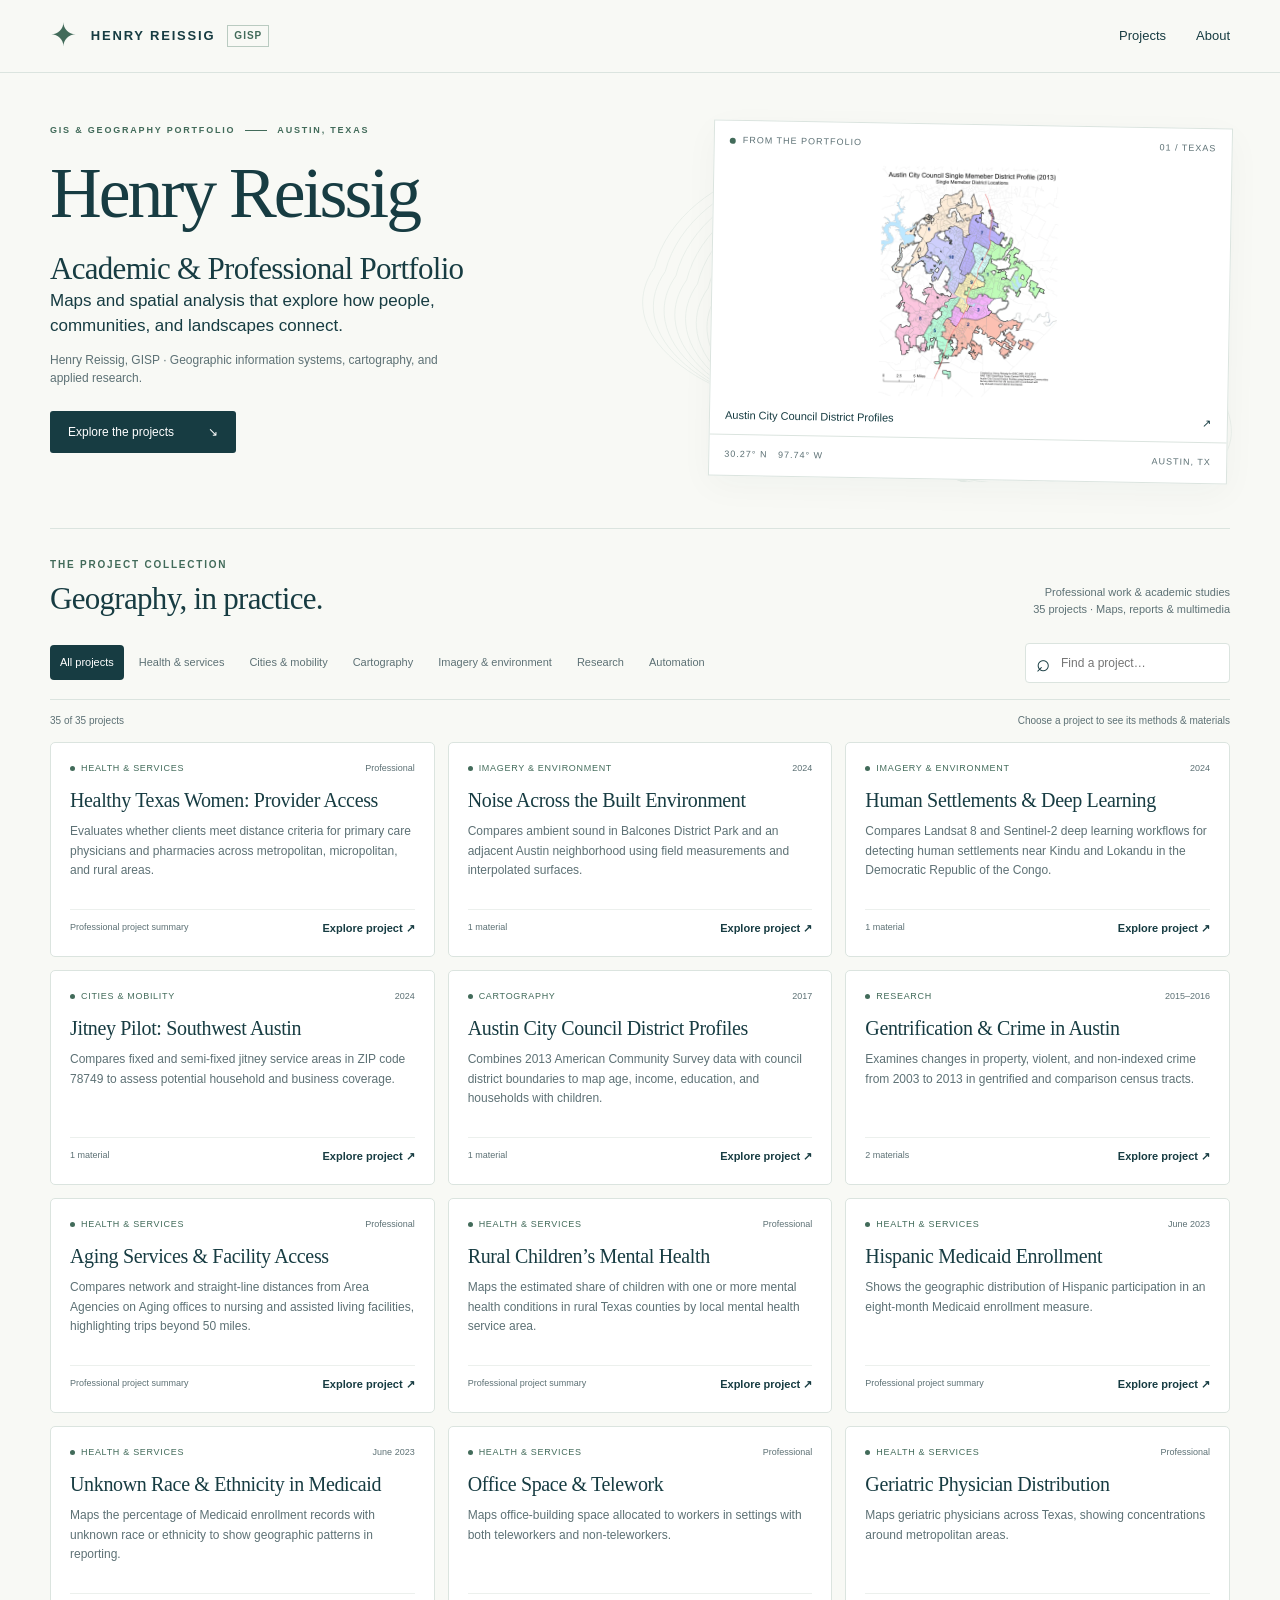
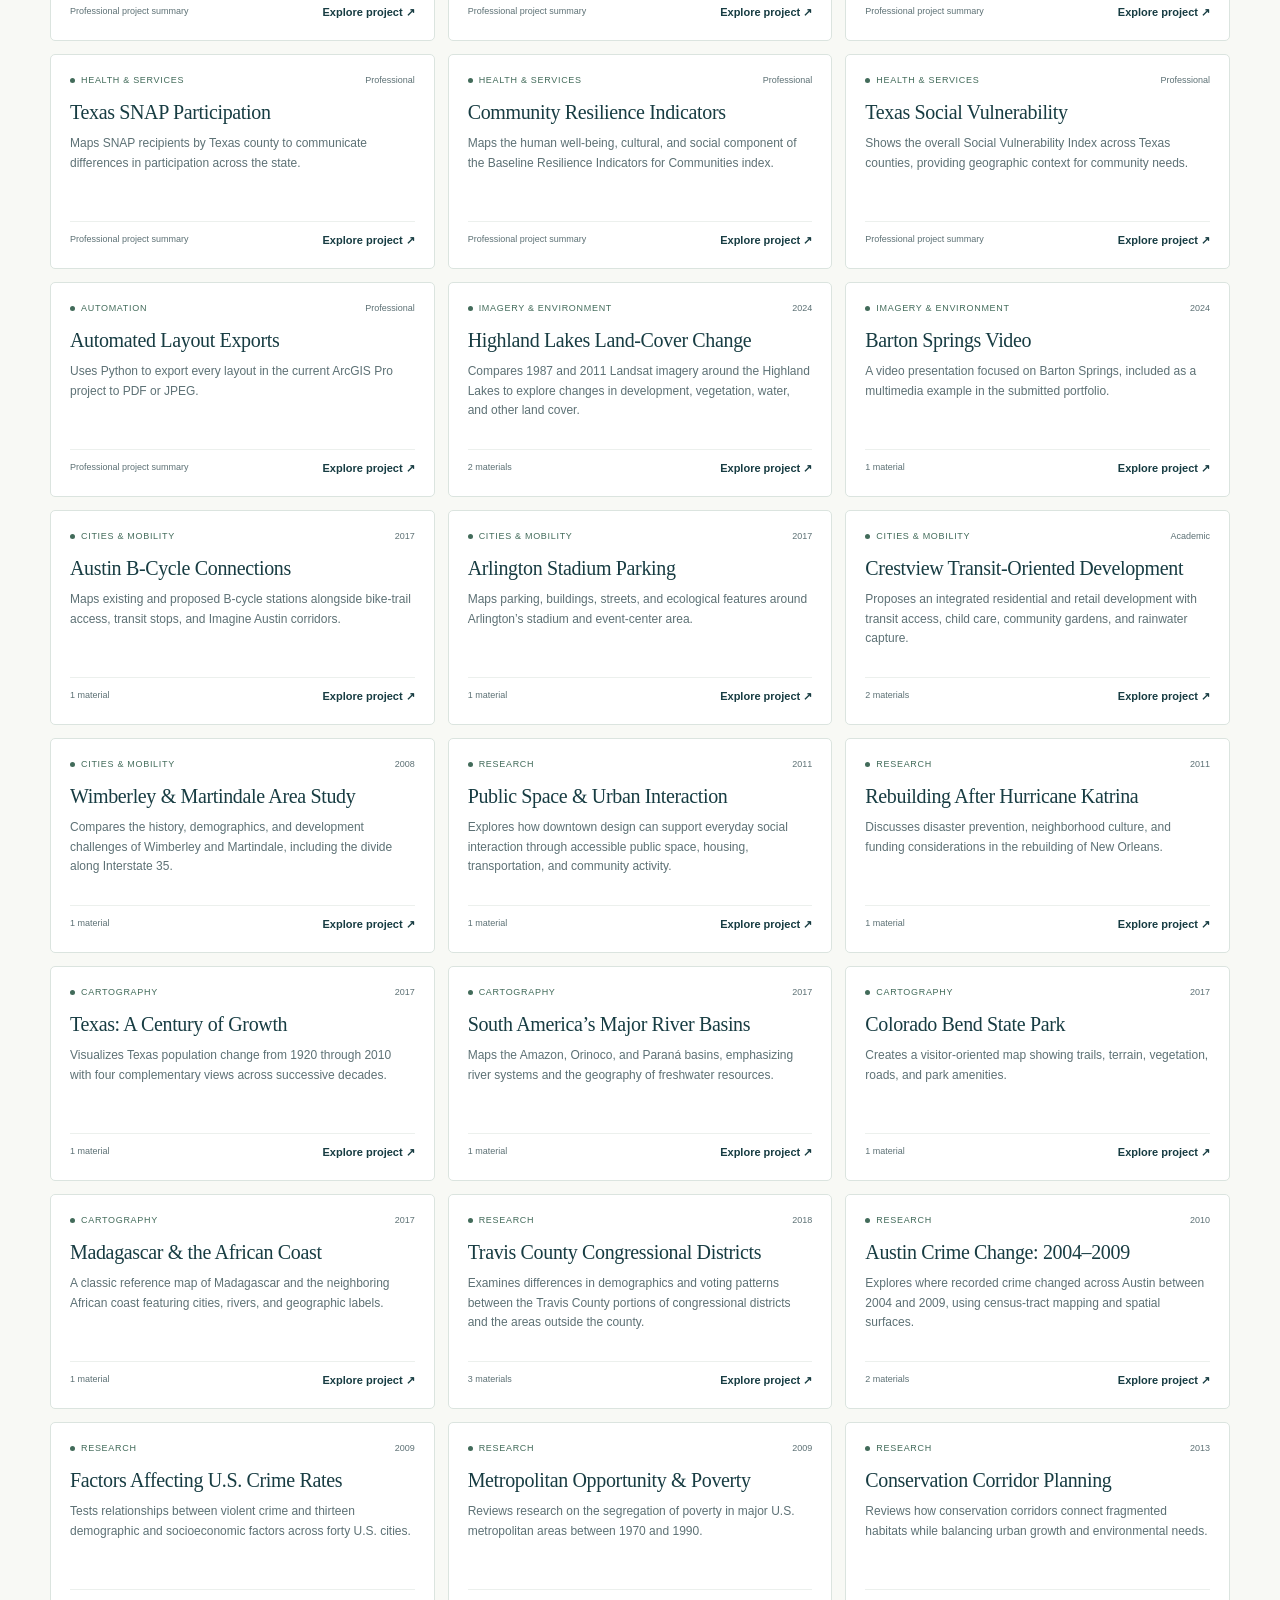
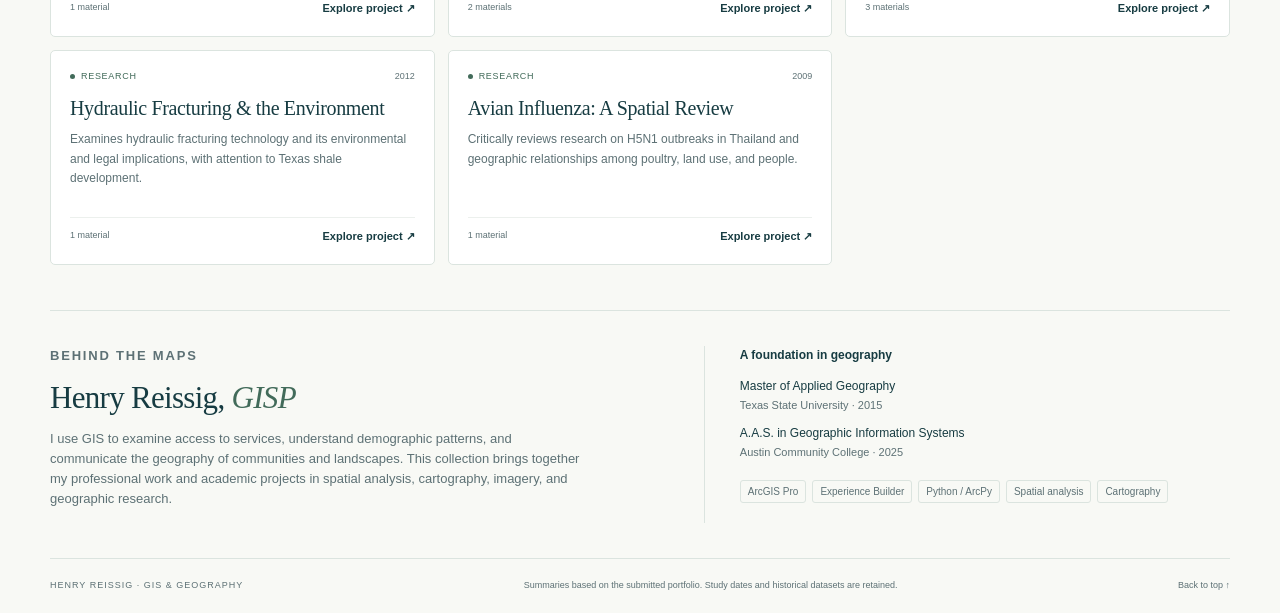
<file: index.html>
<!doctype html>
<html lang="en">
<head><meta charset="utf-8"><meta name="viewport" content="width=device-width,initial-scale=1"><meta name="description" content="Henry Reissig, GISP — a portfolio of cartography, spatial analysis, public health GIS, remote sensing, and geographic research."><title>Henry Reissig · GIS & Geography</title><link rel="stylesheet" href="style.css"></head>
<body>
<a class="skip" href="#projects">Skip to projects</a>
<header><div class="wrap nav"><a class="brand" href="#"><span class="compass" aria-hidden="true">✦</span> HENRY REISSIG <span class="credential">GISP</span></a><nav aria-label="Main navigation"><a href="#projects">Projects</a><a href="#about">About</a></nav></div></header>
<main>
<section class="hero wrap" aria-labelledby="title"><div class="hero-copy"><p class="eyebrow">GIS & GEOGRAPHY PORTFOLIO <span class="dash"></span> AUSTIN, TEXAS</p><h1 id="title">Henry Reissig</h1><h2>Academic & Professional Portfolio</h2><p class="intro">Maps and spatial analysis that explore how people, communities, and landscapes connect.</p><p class="hero-note">Henry Reissig, GISP · Geographic information systems, cartography, and applied research.</p><a class="button" href="#projects">Explore the projects <span aria-hidden="true">↘</span></a></div><div class="hero-map"><div class="map-label"><span class="dot"></span> FROM THE PORTFOLIO <span>01 / TEXAS</span></div><a href="viewer.html?doc=austin-city-council-district-profiles" target="_blank" rel="noopener"><img src="assets/austin-city-council-district-profiles.webp" alt="Henry Reissig’s map of Austin City Council district boundaries"><span class="map-caption">Austin City Council District Profiles <span aria-hidden="true">↗</span></span></a><div class="coordinates">30.27° N &nbsp; 97.74° W <span>AUSTIN, TX</span></div></div></section>
<section class="wrap directory" id="projects" aria-labelledby="project-heading"><div class="section-heading"><div><p class="eyebrow">THE PROJECT COLLECTION</p><h2 id="project-heading">Geography, in practice.</h2></div><p>Professional work & academic studies<br><span id="total"></span> projects · Maps, reports & multimedia</p></div>
<div class="toolbar"><div class="filters" role="group" aria-label="Filter by project category"></div><label class="search"><span aria-hidden="true">⌕</span><input id="search" type="search" placeholder="Find a project…" aria-label="Search project titles, summaries, and methods"></label></div>
<div class="results-line"><p id="result-count" role="status" aria-live="polite"></p><span>Choose a project to see its methods & materials</span></div><div id="grid" class="grid"></div><div id="empty" hidden><h3>No matching projects</h3><p>Try a different search or category.</p><button id="reset" class="button">Reset filters</button></div>
</section>
<section class="wrap about" id="about"><div><p class="eyebrow">BEHIND THE MAPS</p><h2>Henry Reissig, <em>GISP</em></h2><p>I use GIS to examine access to services, understand demographic patterns, and communicate the geography of communities and landscapes. This collection brings together my professional work and academic projects in spatial analysis, cartography, imagery, and geographic research.</p></div><div class="about-side"><h3>A foundation in geography</h3><p>Master of Applied Geography<br><span>Texas State University · 2015</span></p><p>A.A.S. in Geographic Information Systems<br><span>Austin Community College · 2025</span></p><div class="skills"><span>ArcGIS Pro</span><span>Experience Builder</span><span>Python / ArcPy</span><span>Spatial analysis</span><span>Cartography</span></div></div></section>
</main><footer class="wrap"><span>HENRY REISSIG · GIS & GEOGRAPHY</span><p>Summaries based on the submitted portfolio. Study dates and historical datasets are retained.</p><a href="#">Back to top ↑</a></footer>
<dialog id="detail" aria-labelledby="detail-title"><button class="close" aria-label="Close project details">×</button><div id="detail-content"></div></dialog>
<script src="projects.js"></script><script src="script.js"></script>
</body></html>
</file>
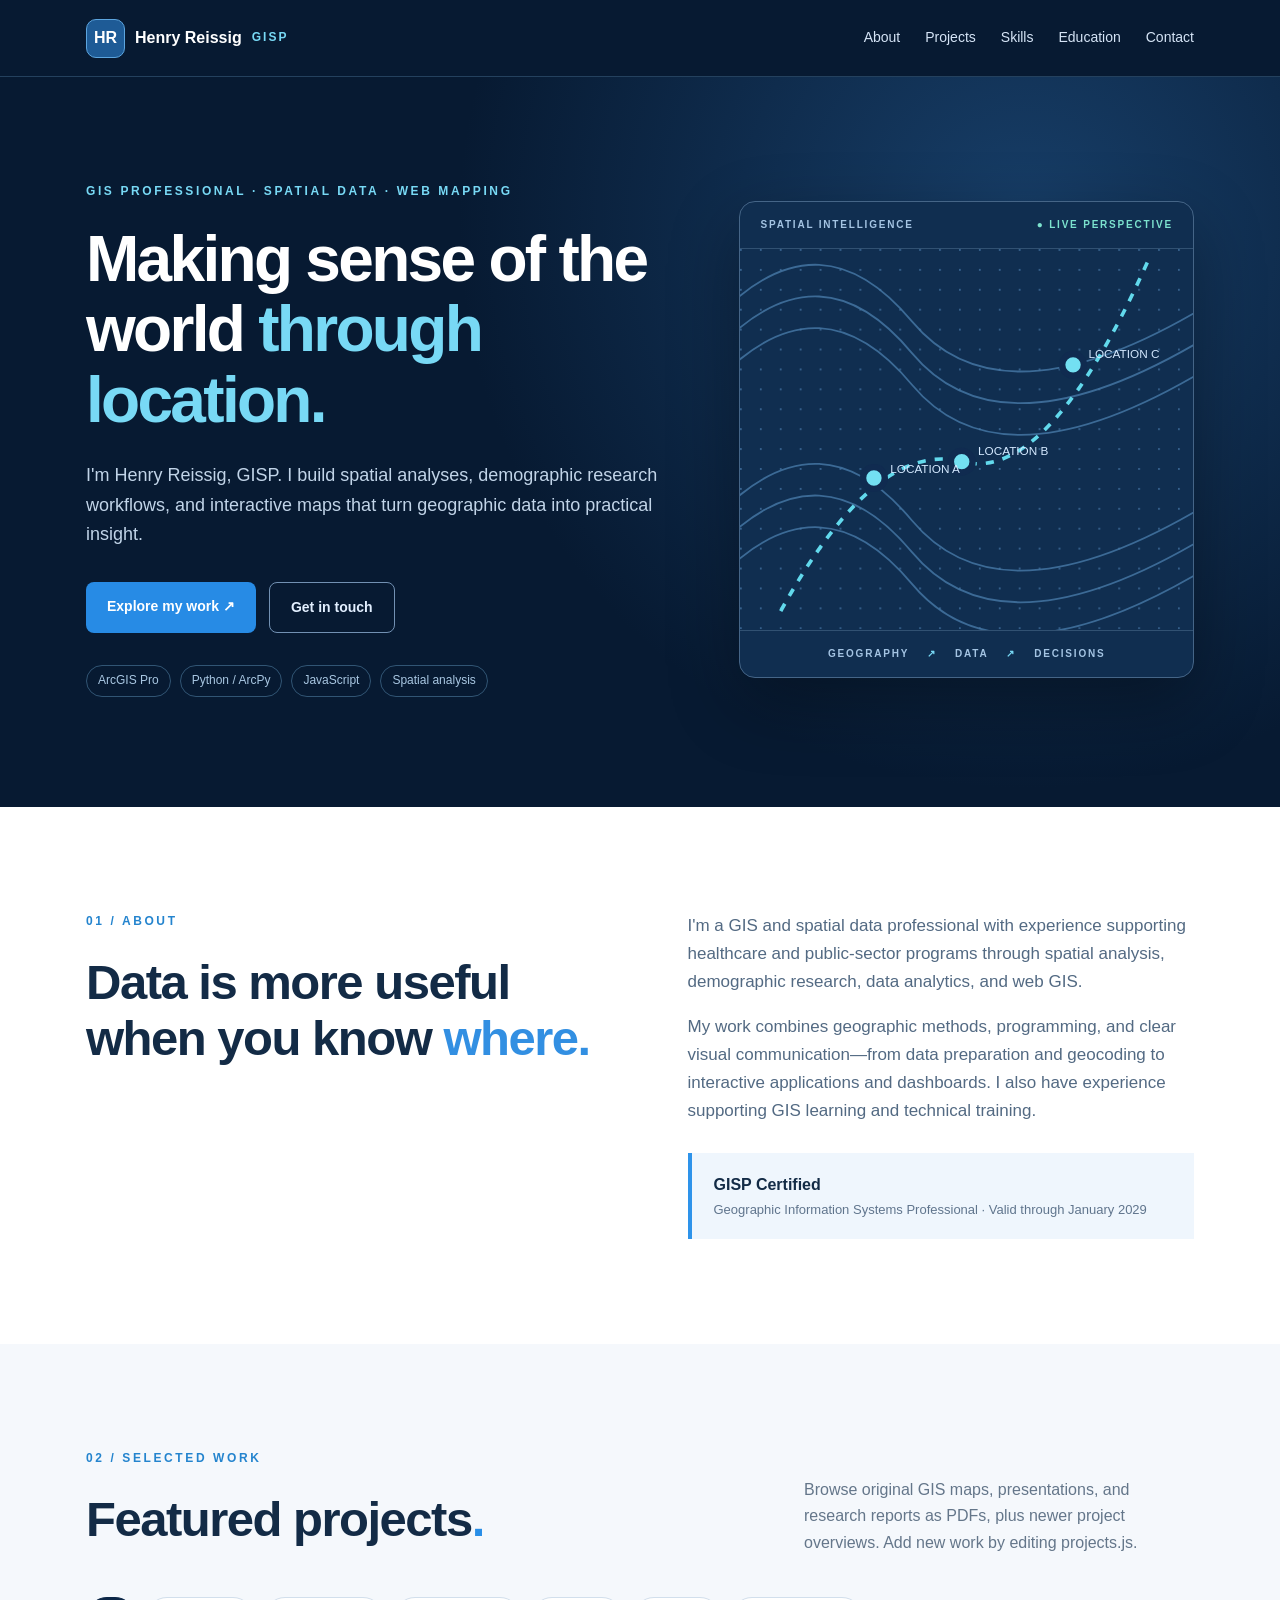
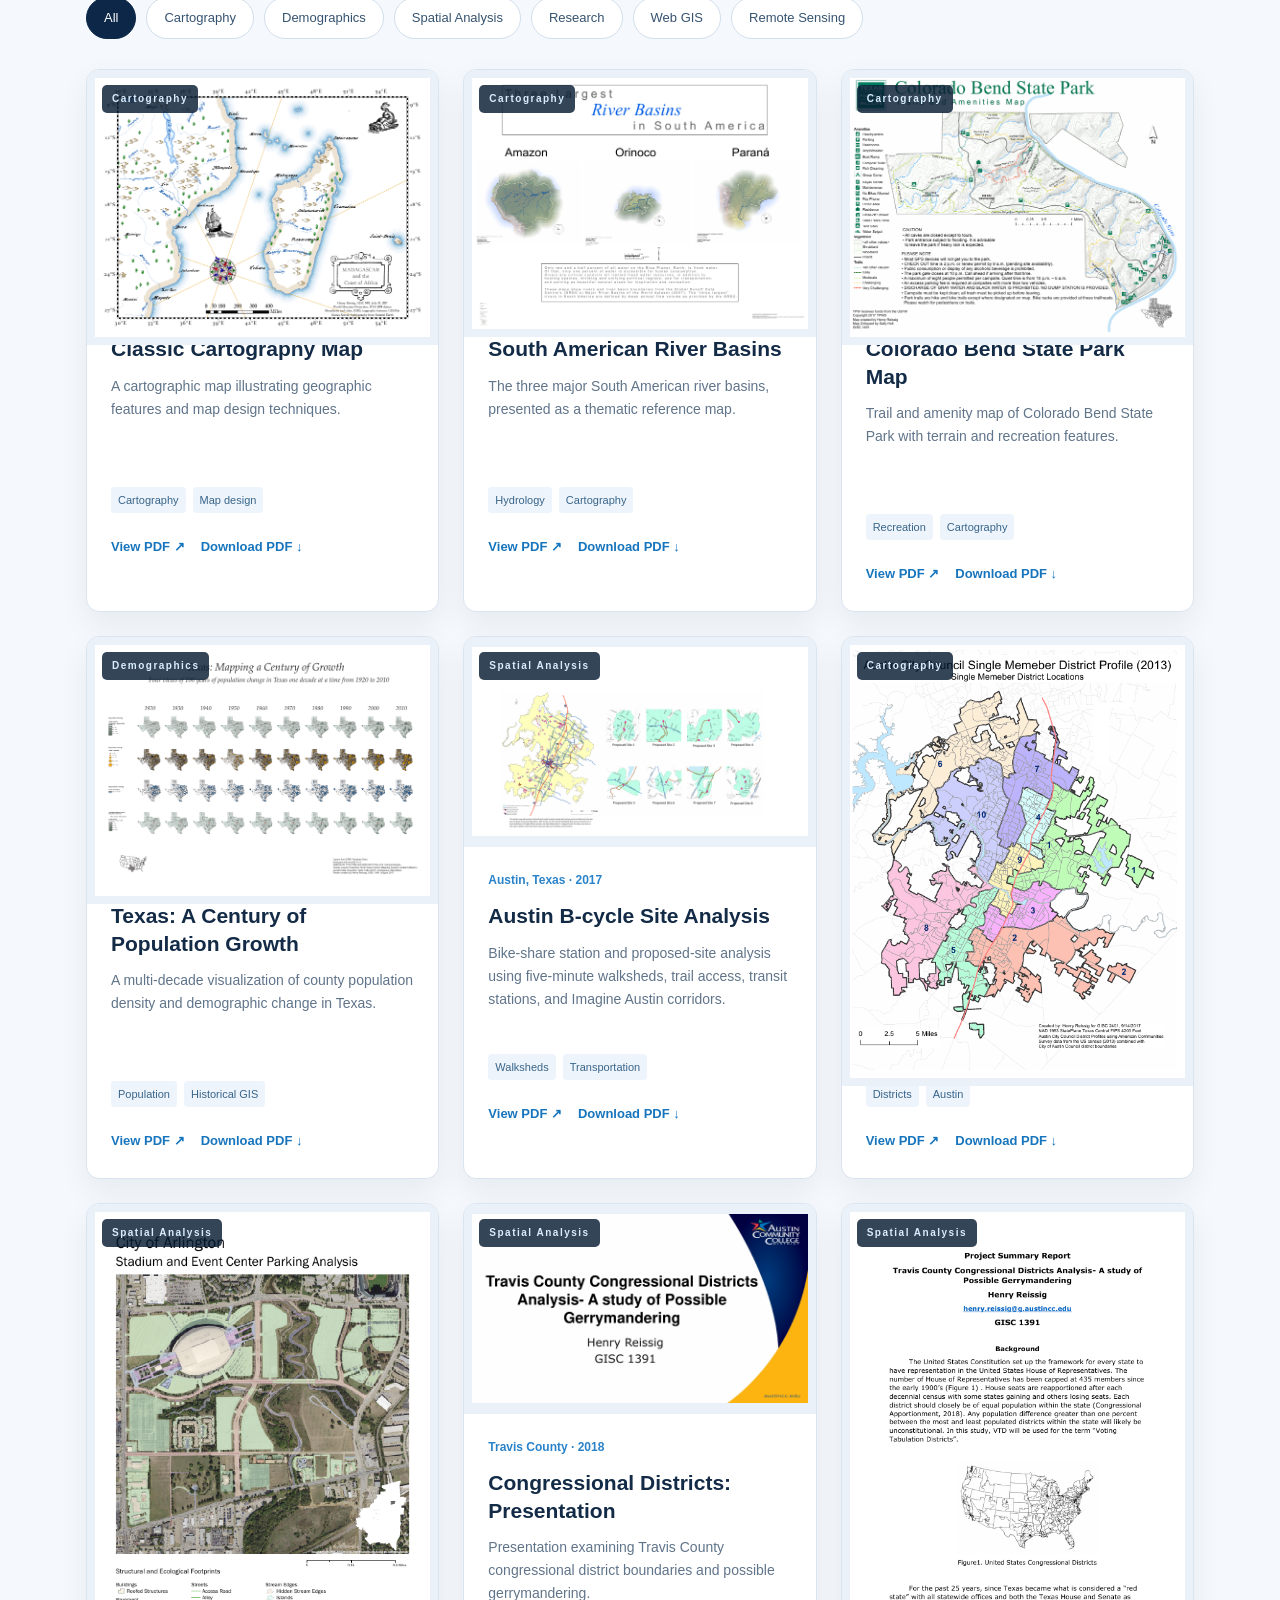
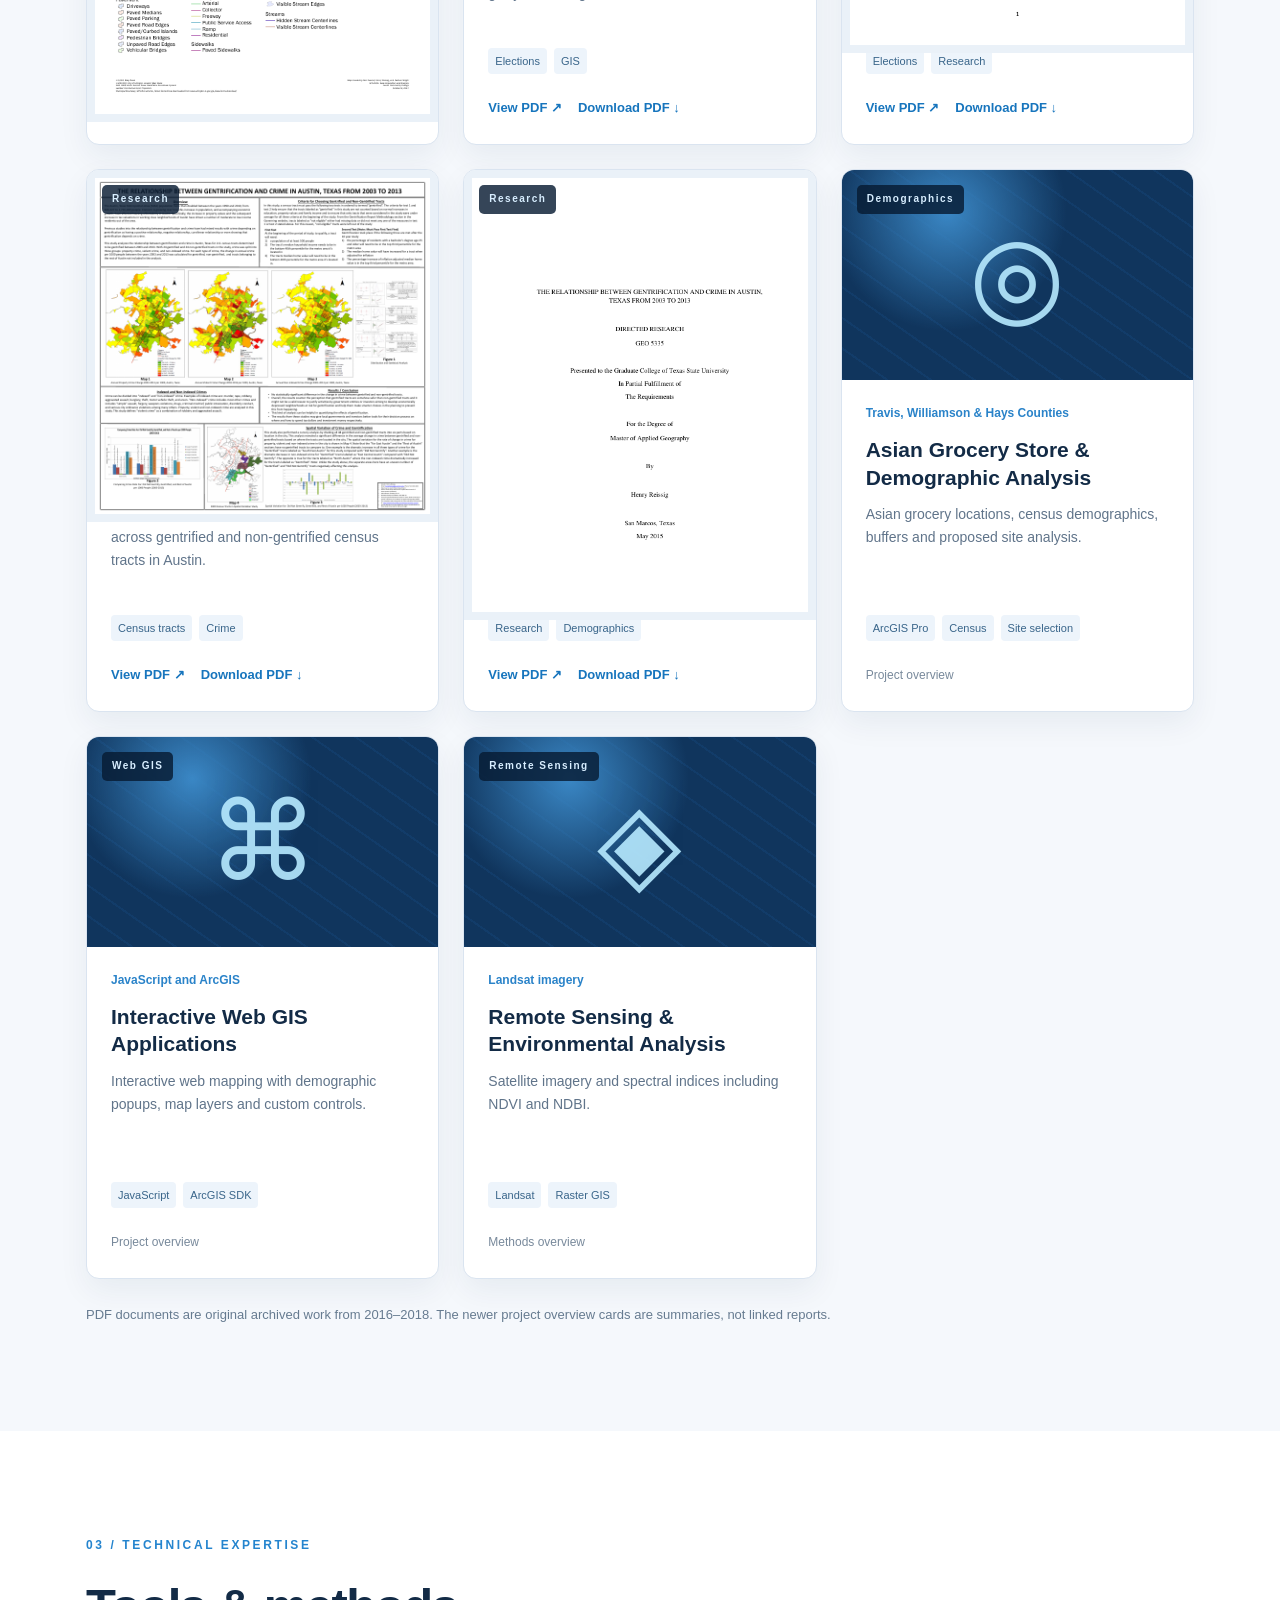
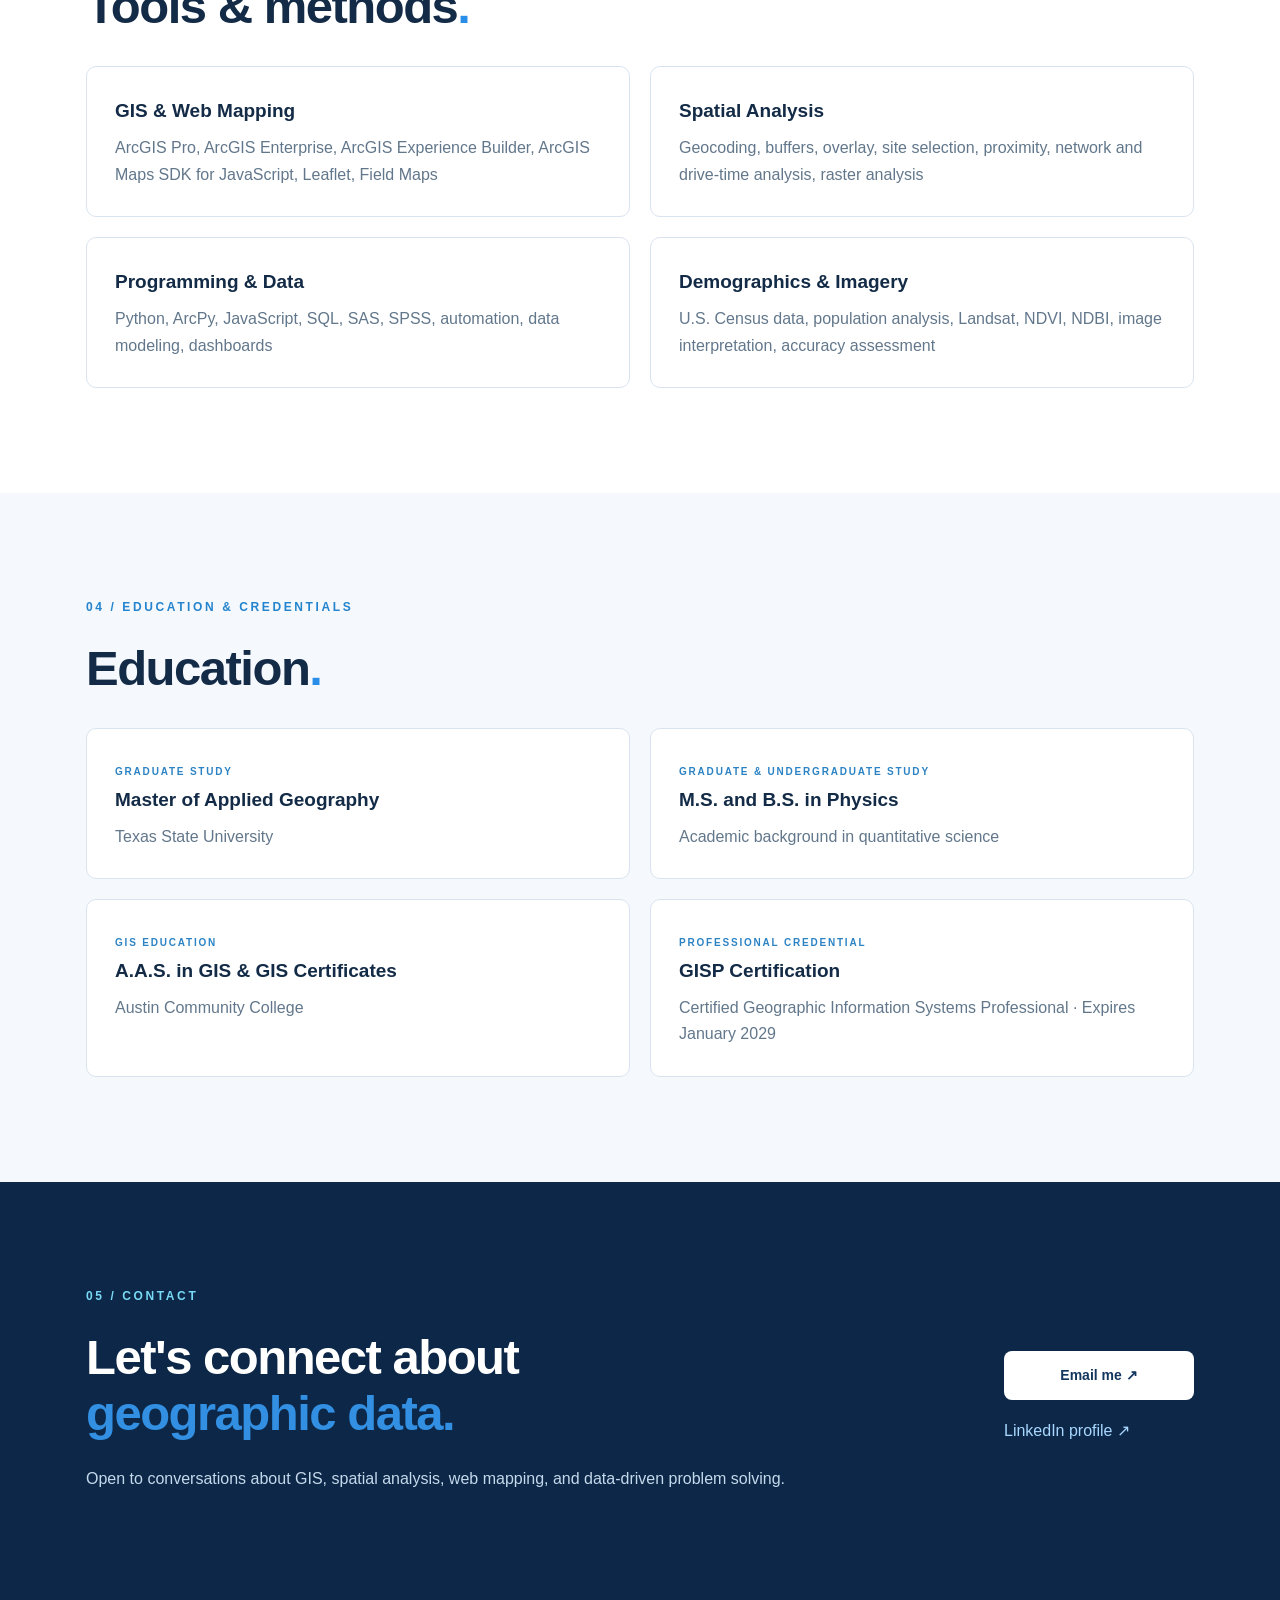
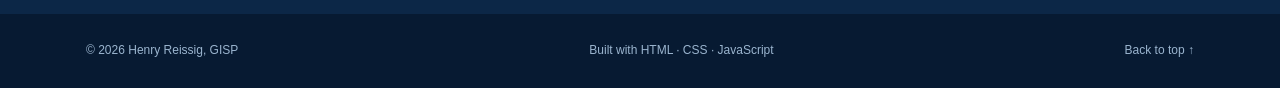
<file: gis-portfolio-with-pdfs/index.html>
<!doctype html>
<html lang="en">

<head>
    <meta charset="utf-8">
    <meta name="viewport" content="width=device-width, initial-scale=1">

    <meta
        name="description"
        content="GIS portfolio of Henry Reissig, GISP"
    >

    <title>Henry Reissig, GISP | GIS Portfolio</title>

    <!-- Stylesheet -->
    <link rel="stylesheet" href="styles.css">

    <!-- JavaScript -->
    <script src="projects.js" defer></script>
    <script src="script.js" defer></script>
</head>

<body>

    <!-- ========================================
         HEADER AND NAVIGATION
    ========================================= -->

    <header class="header">
        <nav class="wrap nav">

            <a class="logo" href="#home">
                <span class="monogram">HR</span>
                Henry Reissig
                <span class="muted">GISP</span>
            </a>

            <div class="navlinks">
                <a href="#about">About</a>
                <a href="#projects">Projects</a>
                <a href="#skills">Skills</a>
                <a href="#education">Education</a>
                <a href="#contact">Contact</a>
            </div>

        </nav>
    </header>

    <main>

        <!-- ========================================
             HOME / HERO SECTION
        ========================================= -->

        <section class="hero" id="home">
            <div class="wrap hero-grid">

                <!-- Introduction -->
                <div>
                    <p class="eyebrow">
                        GIS PROFESSIONAL · SPATIAL DATA · WEB MAPPING
                    </p>

                    <h1>
                        Making sense of the world
                        <em>through location.</em>
                    </h1>

                    <p class="lead">
                        I'm Henry Reissig, GISP. I build spatial analyses,
                        demographic research workflows, and interactive
                        maps that turn geographic data into practical insight.
                    </p>

                    <div class="actions">
                        <a class="btn primary" href="#projects">
                            Explore my work ↗
                        </a>

                        <a class="btn secondary" href="#contact">
                            Get in touch
                        </a>
                    </div>

                    <div class="hero-tags">
                        <span>ArcGIS Pro</span>
                        <span>Python / ArcPy</span>
                        <span>JavaScript</span>
                        <span>Spatial analysis</span>
                    </div>
                </div>

                <!-- Map Illustration -->
                <div
                    class="map-panel"
                    aria-label="Stylized geographic map illustration"
                >

                    <div class="panel-top">
                        <span>SPATIAL INTELLIGENCE</span>
                        <span>● LIVE PERSPECTIVE</span>
                    </div>

                    <svg
                        viewBox="0 0 500 420"
                        role="img"
                        aria-label="Abstract contour and point map"
                    >

                        <defs>
                            <pattern
                                id="dots"
                                width="22"
                                height="22"
                                patternUnits="userSpaceOnUse"
                            >
                                <circle
                                    cx="1"
                                    cy="1"
                                    r="1"
                                    fill="#4575a5"
                                />
                            </pattern>
                        </defs>

                        <rect
                            width="500"
                            height="420"
                            fill="url(#dots)"
                        />

                        <!-- Contour Lines -->
                        <g
                            fill="none"
                            stroke="#477aa8"
                            stroke-width="2"
                            opacity=".8"
                        >
                            <path d="M-20 70 Q90 -40 190 80 T520 60"/>
                            <path d="M-20 105 Q90 -5 190 115 T520 95"/>
                            <path d="M-20 140 Q90 30 190 150 T520 130"/>
                            <path d="M-20 290 Q90 180 190 300 T520 280"/>
                            <path d="M-20 325 Q90 215 190 335 T520 315"/>
                            <path d="M-20 360 Q90 250 190 370 T520 350"/>
                        </g>

                        <!-- Route -->
                        <path
                            d="M45 400 Q150 210 245 235 T450 15"
                            fill="none"
                            stroke="#62d9ec"
                            stroke-width="4"
                            stroke-dasharray="9 10"
                        />

                        <!-- Location Markers -->
                        <g
                            fill="#73e0f2"
                            stroke="#102b50"
                            stroke-width="7"
                        >
                            <circle cx="148" cy="253" r="12"/>
                            <circle cx="245" cy="235" r="12"/>
                            <circle cx="368" cy="128" r="12"/>
                        </g>

                        <!-- Location Labels -->
                        <g
                            fill="#d4e9ff"
                            font-size="13"
                            font-family="Arial"
                        >
                            <text x="166" y="247">LOCATION A</text>
                            <text x="263" y="228">LOCATION B</text>
                            <text x="385" y="121">LOCATION C</text>
                        </g>

                    </svg>

                    <div class="panel-bottom">
                        GEOGRAPHY
                        <span>↗</span>
                        DATA
                        <span>↗</span>
                        DECISIONS
                    </div>

                </div>
            </div>
        </section>

        <!-- ========================================
             ABOUT SECTION
        ========================================= -->

        <section id="about" class="section">
            <div class="wrap split">

                <div>
                    <p class="eyebrow">01 / ABOUT</p>

                    <h2>
                        Data is more useful when you know
                        <em>where.</em>
                    </h2>
                </div>

                <div>
                    <p>
                        I'm a GIS and spatial data professional with
                        experience supporting healthcare and public-sector
                        programs through spatial analysis, demographic
                        research, data analytics, and web GIS.
                    </p>

                    <p>
                        My work combines geographic methods, programming,
                        and clear visual communication—from data preparation
                        and geocoding to interactive applications and
                        dashboards. I also have experience supporting
                        GIS learning and technical training.
                    </p>

                    <div class="credential">
                        <strong>GISP Certified</strong>

                        <span>
                            Geographic Information Systems Professional
                            · Valid through January 2029
                        </span>
                    </div>
                </div>

            </div>
        </section>

        <!-- ========================================
             GIS PROJECTS SECTION
        ========================================= -->

        <section id="projects" class="section projects-section">
            <div class="wrap">

                <div class="section-head">

                    <div>
                        <p class="eyebrow">02 / SELECTED WORK</p>

                        <h2>
                            Featured projects<span class="blue">.</span>
                        </h2>
                    </div>

                    <p>
                        Browse original GIS maps, presentations, and
                        research reports as PDFs, plus newer project
                        overviews. Add new work by editing projects.js.
                    </p>

                </div>

                <!-- Project Category Filters -->
                <div
                    id="filters"
                    class="filters"
                    aria-label="Filter projects"
                ></div>

                <!-- Projects Loaded by JavaScript -->
                <div
                    id="projectGrid"
                    class="project-grid"
                ></div>

                <p class="note">
                    PDF documents are original archived work from
                    2016–2018. The newer project overview cards
                    are summaries, not linked reports.
                </p>

            </div>
        </section>

        <!-- ========================================
             TECHNICAL SKILLS SECTION
        ========================================= -->

        <section id="skills" class="section">
            <div class="wrap">

                <p class="eyebrow">03 / TECHNICAL EXPERTISE</p>

                <h2>
                    Tools & methods<span class="blue">.</span>
                </h2>

                <div class="skill-grid">

                    <article>
                        <h3>GIS & Web Mapping</h3>

                        <p>
                            ArcGIS Pro, ArcGIS Enterprise,
                            ArcGIS Experience Builder,
                            ArcGIS Maps SDK for JavaScript,
                            Leaflet, Field Maps
                        </p>
                    </article>

                    <article>
                        <h3>Spatial Analysis</h3>

                        <p>
                            Geocoding, buffers, overlay, site selection,
                            proximity, network and drive-time analysis,
                            raster analysis
                        </p>
                    </article>

                    <article>
                        <h3>Programming & Data</h3>

                        <p>
                            Python, ArcPy, JavaScript, SQL, SAS, SPSS,
                            automation, data modeling, dashboards
                        </p>
                    </article>

                    <article>
                        <h3>Demographics & Imagery</h3>

                        <p>
                            U.S. Census data, population analysis,
                            Landsat, NDVI, NDBI, image interpretation,
                            accuracy assessment
                        </p>
                    </article>

                </div>
            </div>
        </section>

        <!-- ========================================
             EDUCATION AND CERTIFICATIONS
        ========================================= -->

        <section id="education" class="section education-section">
            <div class="wrap">

                <p class="eyebrow">04 / EDUCATION & CREDENTIALS</p>

                <h2>
                    Education<span class="blue">.</span>
                </h2>

                <div class="education-grid">

                    <article>
                        <span>GRADUATE STUDY</span>

                        <h3>Master of Applied Geography</h3>

                        <p>Texas State University</p>
                    </article>

                    <article>
                        <span>GRADUATE & UNDERGRADUATE STUDY</span>

                        <h3>M.S. and B.S. in Physics</h3>

                        <p>Academic background in quantitative science</p>
                    </article>

                    <article>
                        <span>GIS EDUCATION</span>

                        <h3>A.A.S. in GIS & GIS Certificates</h3>

                        <p>Austin Community College</p>
                    </article>

                    <article>
                        <span>PROFESSIONAL CREDENTIAL</span>

                        <h3>GISP Certification</h3>

                        <p>
                            Certified Geographic Information Systems
                            Professional · Expires January 2029
                        </p>
                    </article>

                </div>
            </div>
        </section>

        <!-- ========================================
             CONTACT SECTION
        ========================================= -->

        <section id="contact" class="section contact">
            <div class="wrap contact-grid">

                <div>
                    <p class="eyebrow">05 / CONTACT</p>

                    <h2>
                        Let's connect about
                        <em>geographic data.</em>
                    </h2>

                    <p>
                        Open to conversations about GIS, spatial analysis,
                        web mapping, and data-driven problem solving.
                    </p>
                </div>

                <div class="contact-actions">

                    <a
                        class="btn light"
                        href="mailto:henry.reissig@gmail.com"
                    >
                        Email me ↗
                    </a>

                    <a
                        href="https://www.linkedin.com/in/henry-reissig/"
                        target="_blank"
                        rel="noopener noreferrer"
                    >
                        LinkedIn profile ↗
                    </a>

                </div>
            </div>
        </section>

    </main>

    <!-- ========================================
         FOOTER
    ========================================= -->

    <footer>
        <div class="wrap footer">

            <span>
                © <span id="year"></span>
                Henry Reissig, GISP
            </span>

            <span>
                Built with HTML · CSS · JavaScript
            </span>

            <a href="#home">
                Back to top ↑
            </a>

        </div>
    </footer>

</body>
</html>
</file>
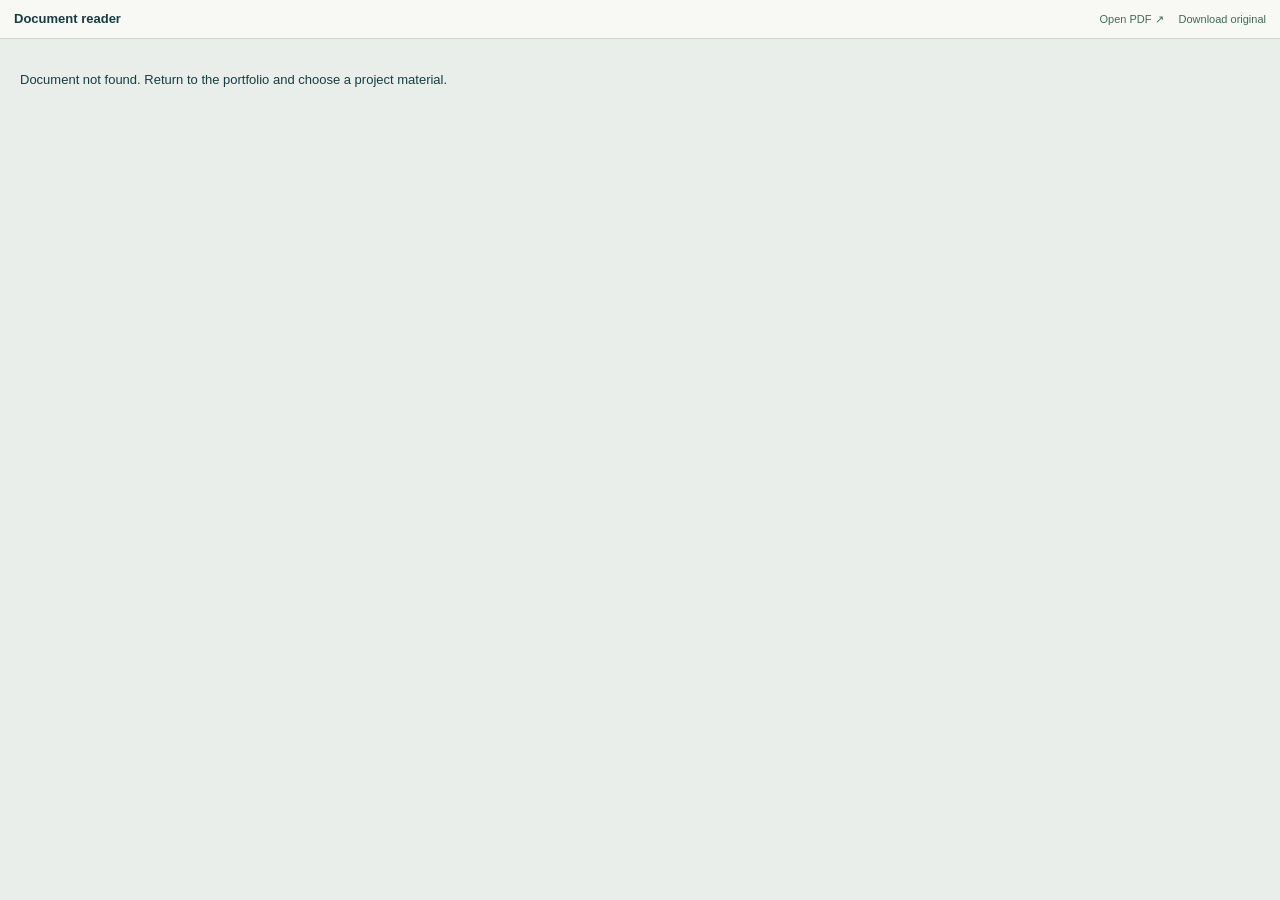
<file: viewer.html>
<!doctype html><html lang="en"><head><meta charset="utf-8"><meta name="viewport" content="width=device-width,initial-scale=1"><title>Portfolio document reader</title><link rel="stylesheet" href="viewer.css"></head><body>
<header><div class="title-row"><h1 id="document-title">Document reader</h1><a id="pdf-link" target="_blank" rel="noopener">Open PDF ↗</a><a id="original-link" download>Download original</a></div><div class="controls" aria-label="Document controls"><button id="previous" aria-label="Previous page">←</button><label>Page <input id="page-number" type="number" min="1" value="1" aria-label="Page number"></label><span id="page-total"></span><button id="next" aria-label="Next page">→</button><span class="separator"></span><button id="zoom-out" aria-label="Zoom out">−</button><span id="zoom-level">100%</span><button id="zoom-in" aria-label="Zoom in">+</button><button id="fit">Fit</button><button id="text-toggle" aria-pressed="false">Read text</button></div></header>
<main id="viewport"><div id="page-container"><img id="page-image" alt=""><pre id="page-text" hidden></pre></div><p id="error" hidden></p></main><p id="status" class="sr-only" role="status" aria-live="polite"></p><script src="documents.js"></script><script src="viewer.js"></script></body></html>
</file>
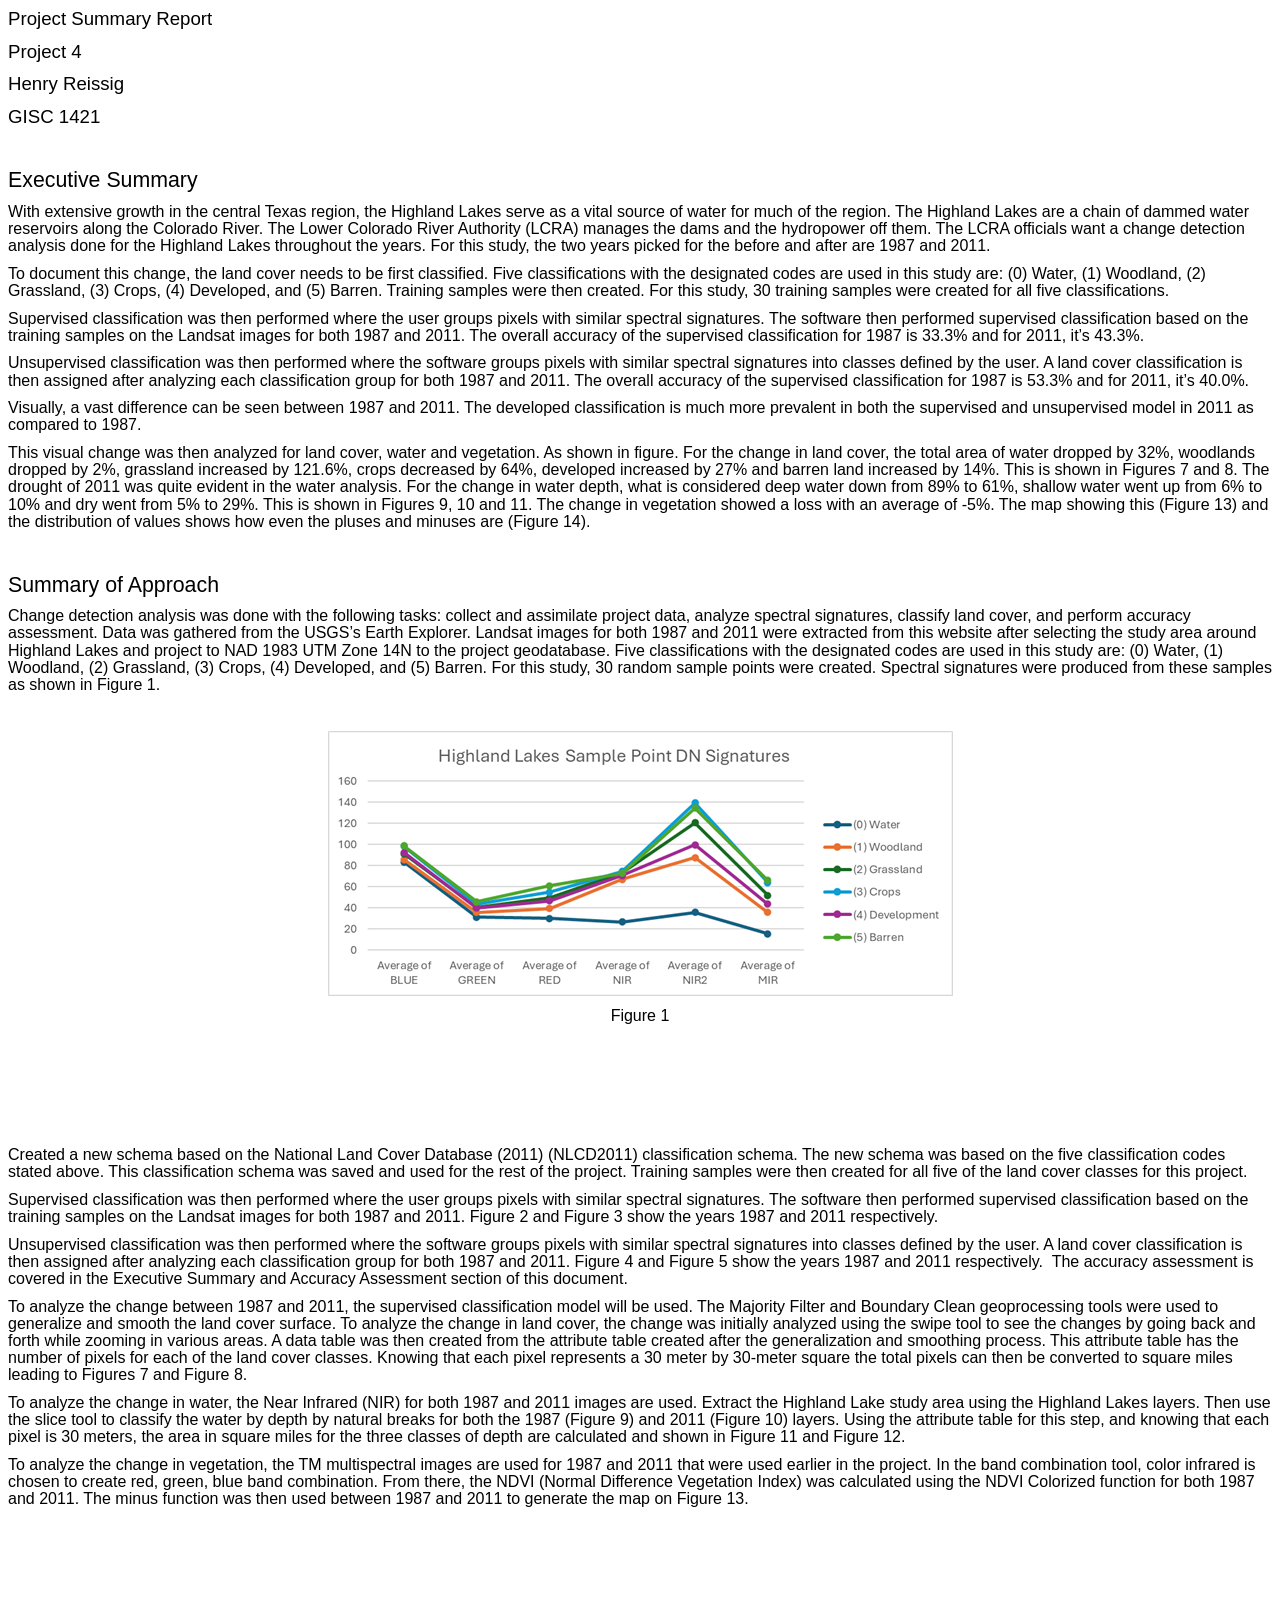
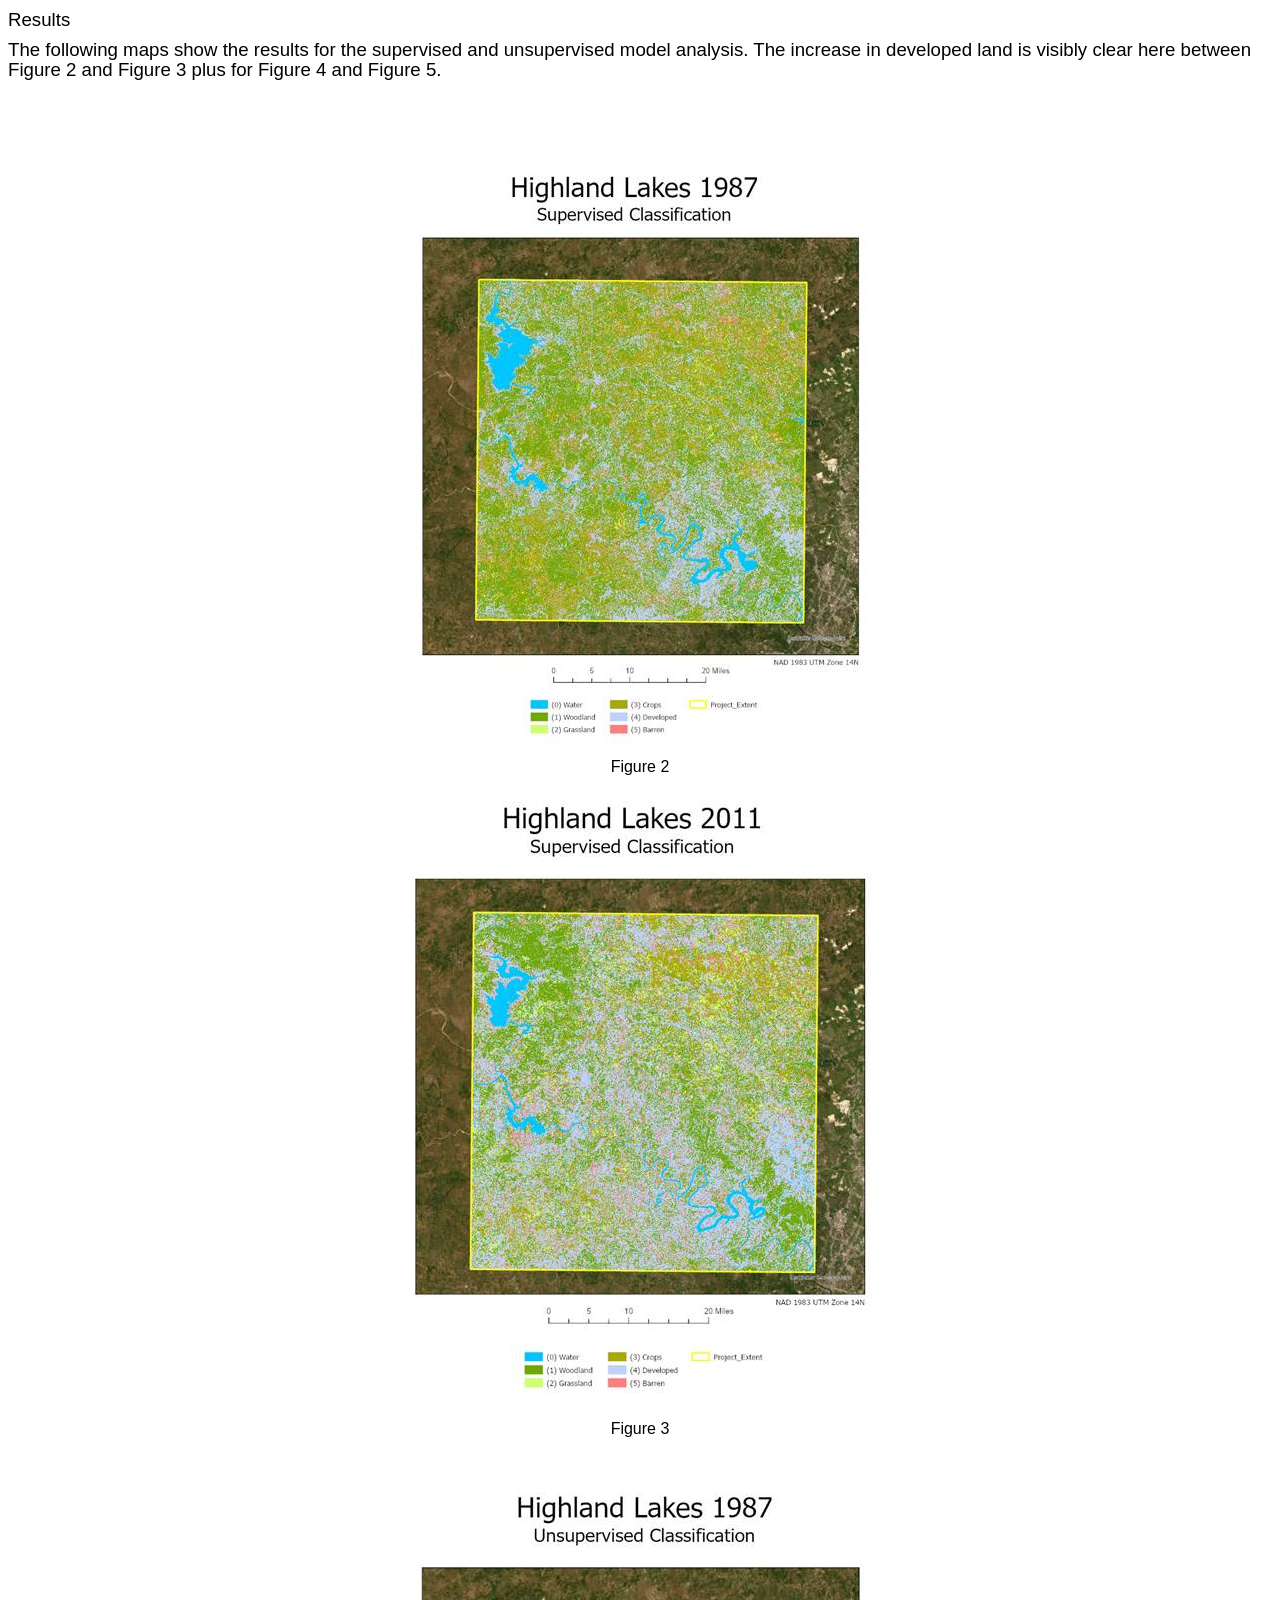
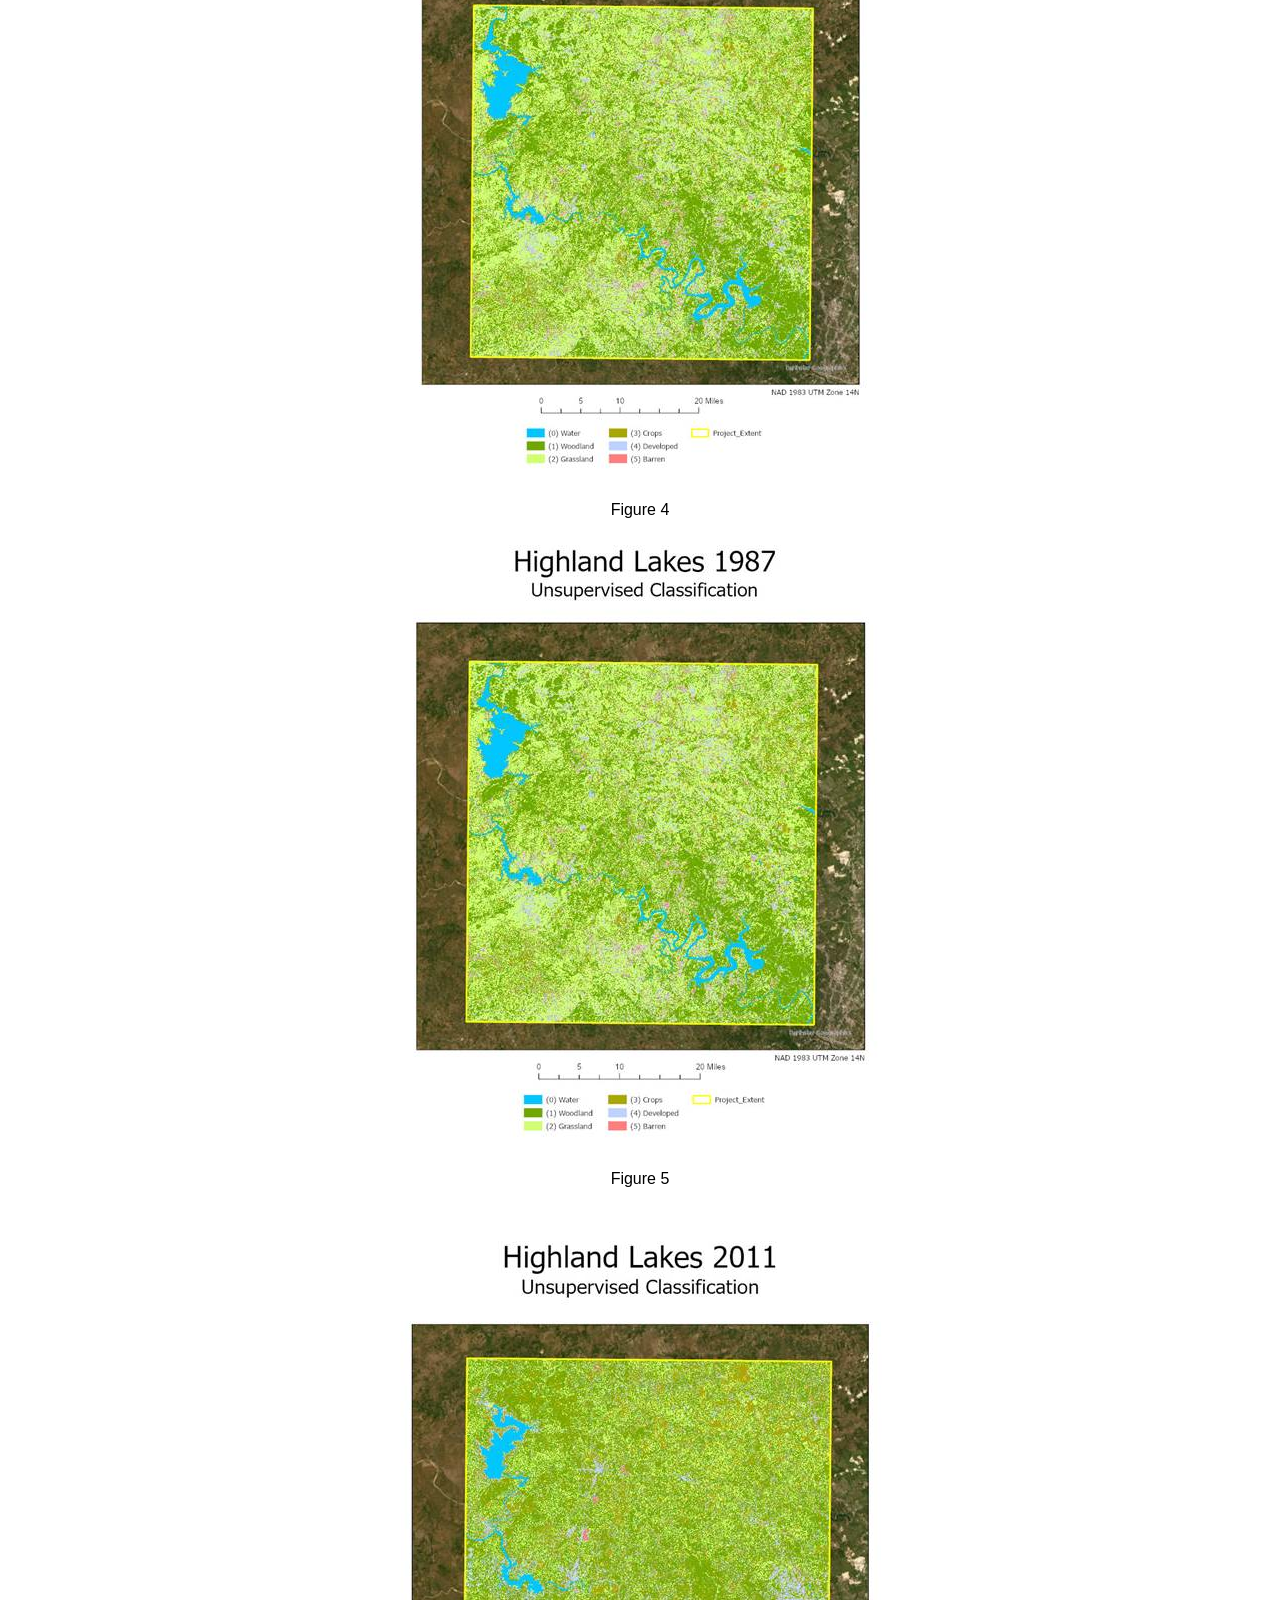
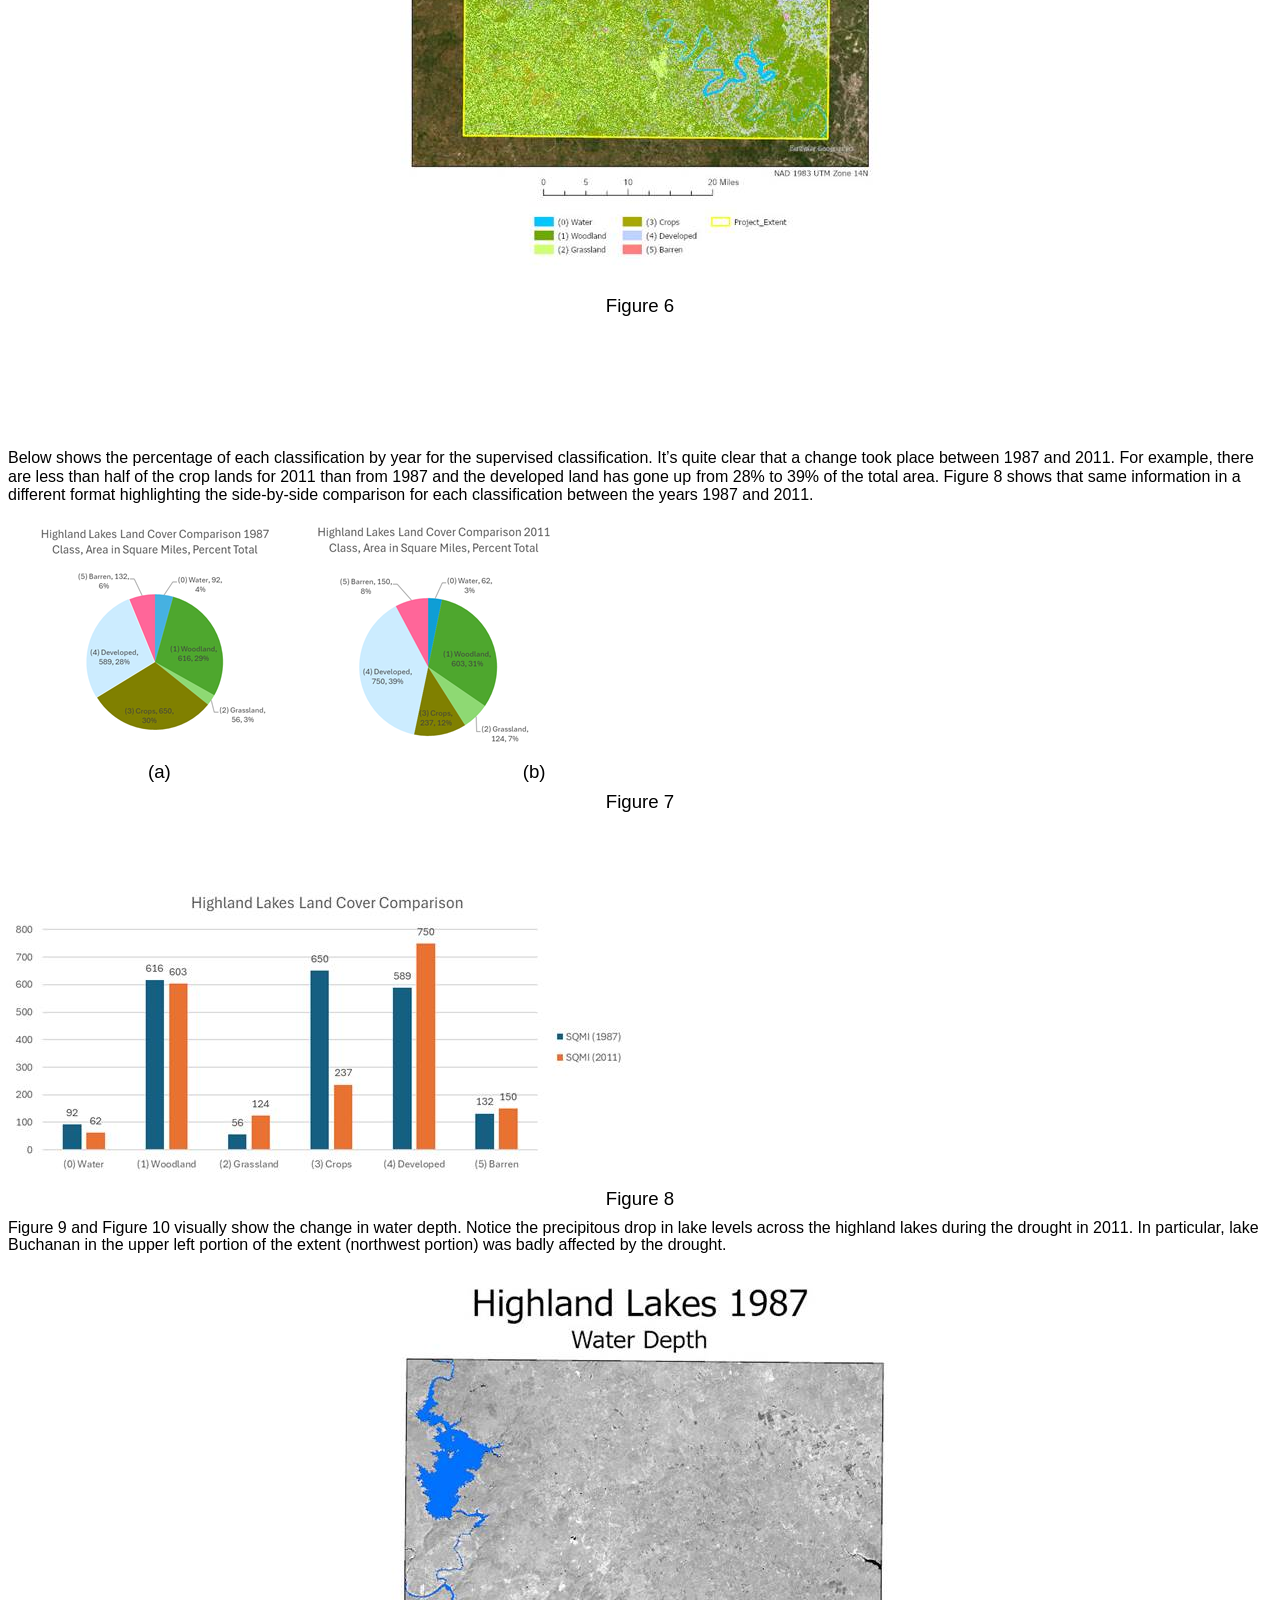
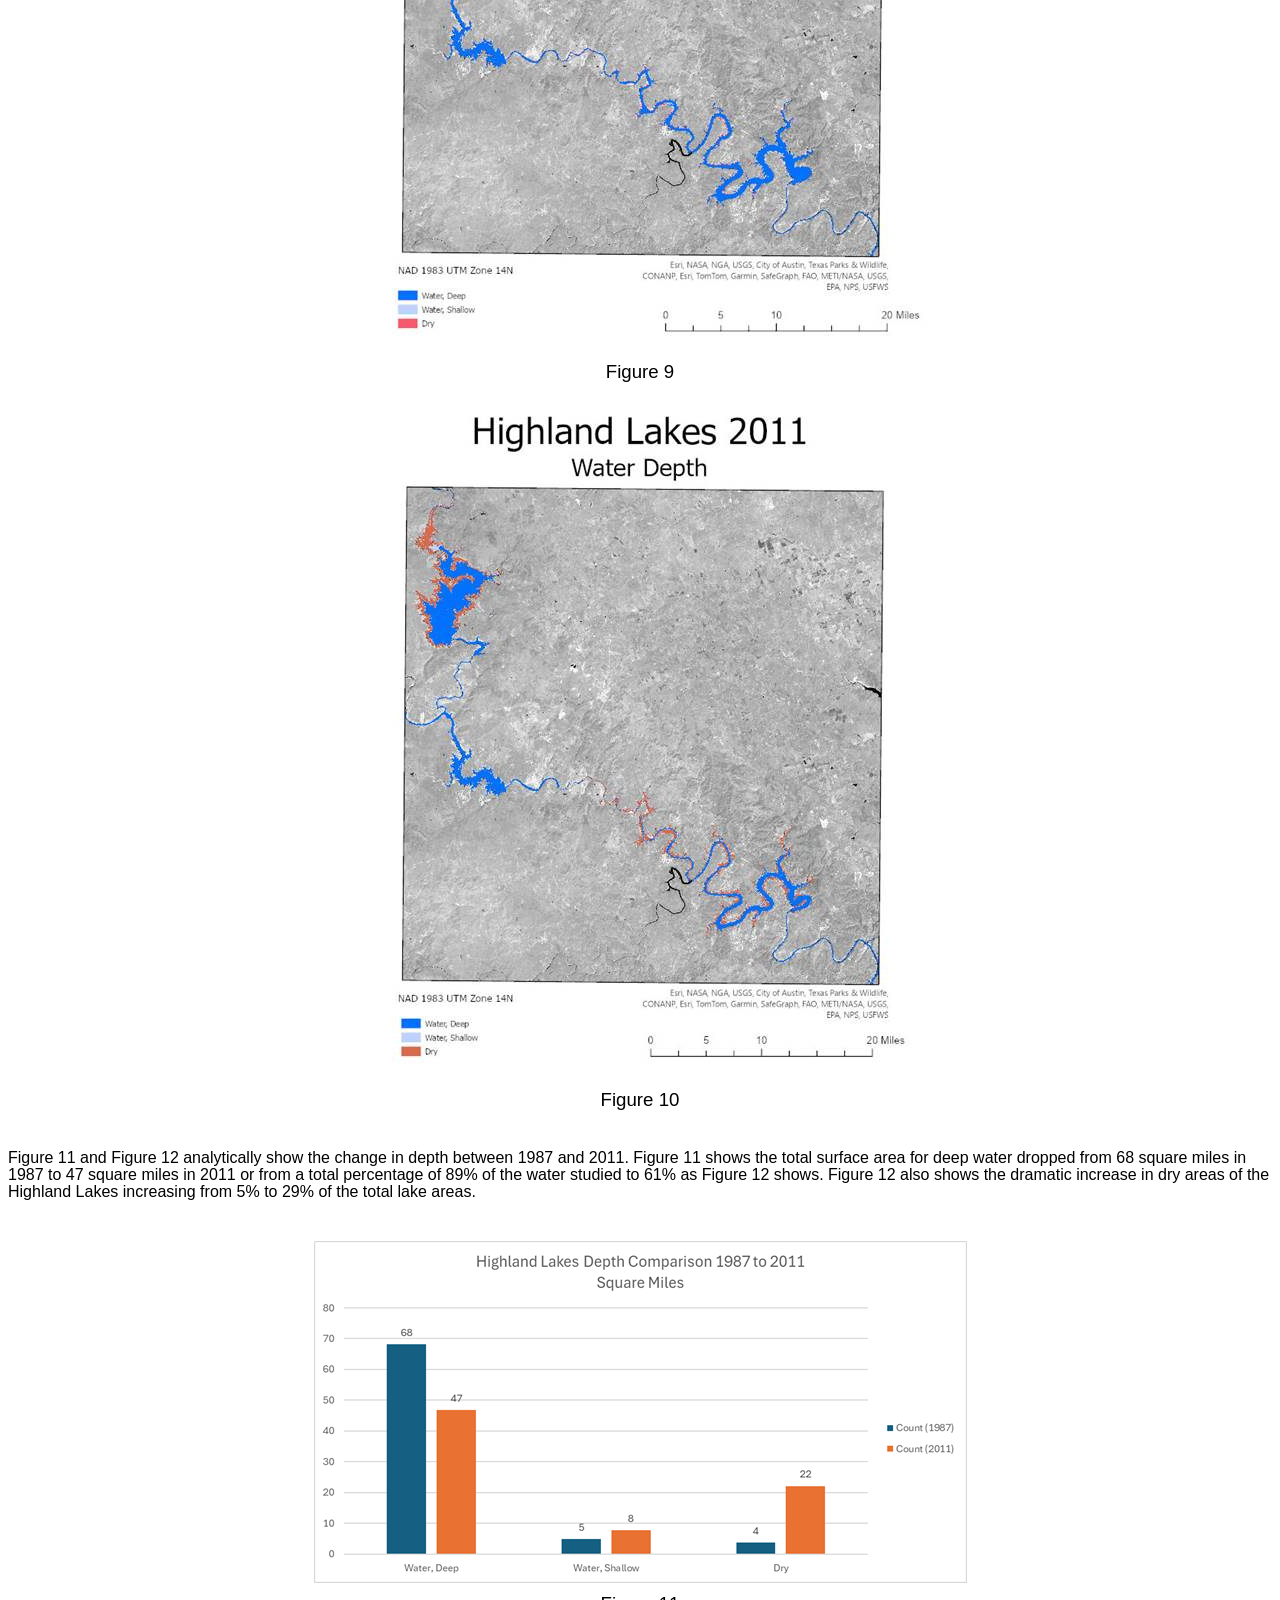
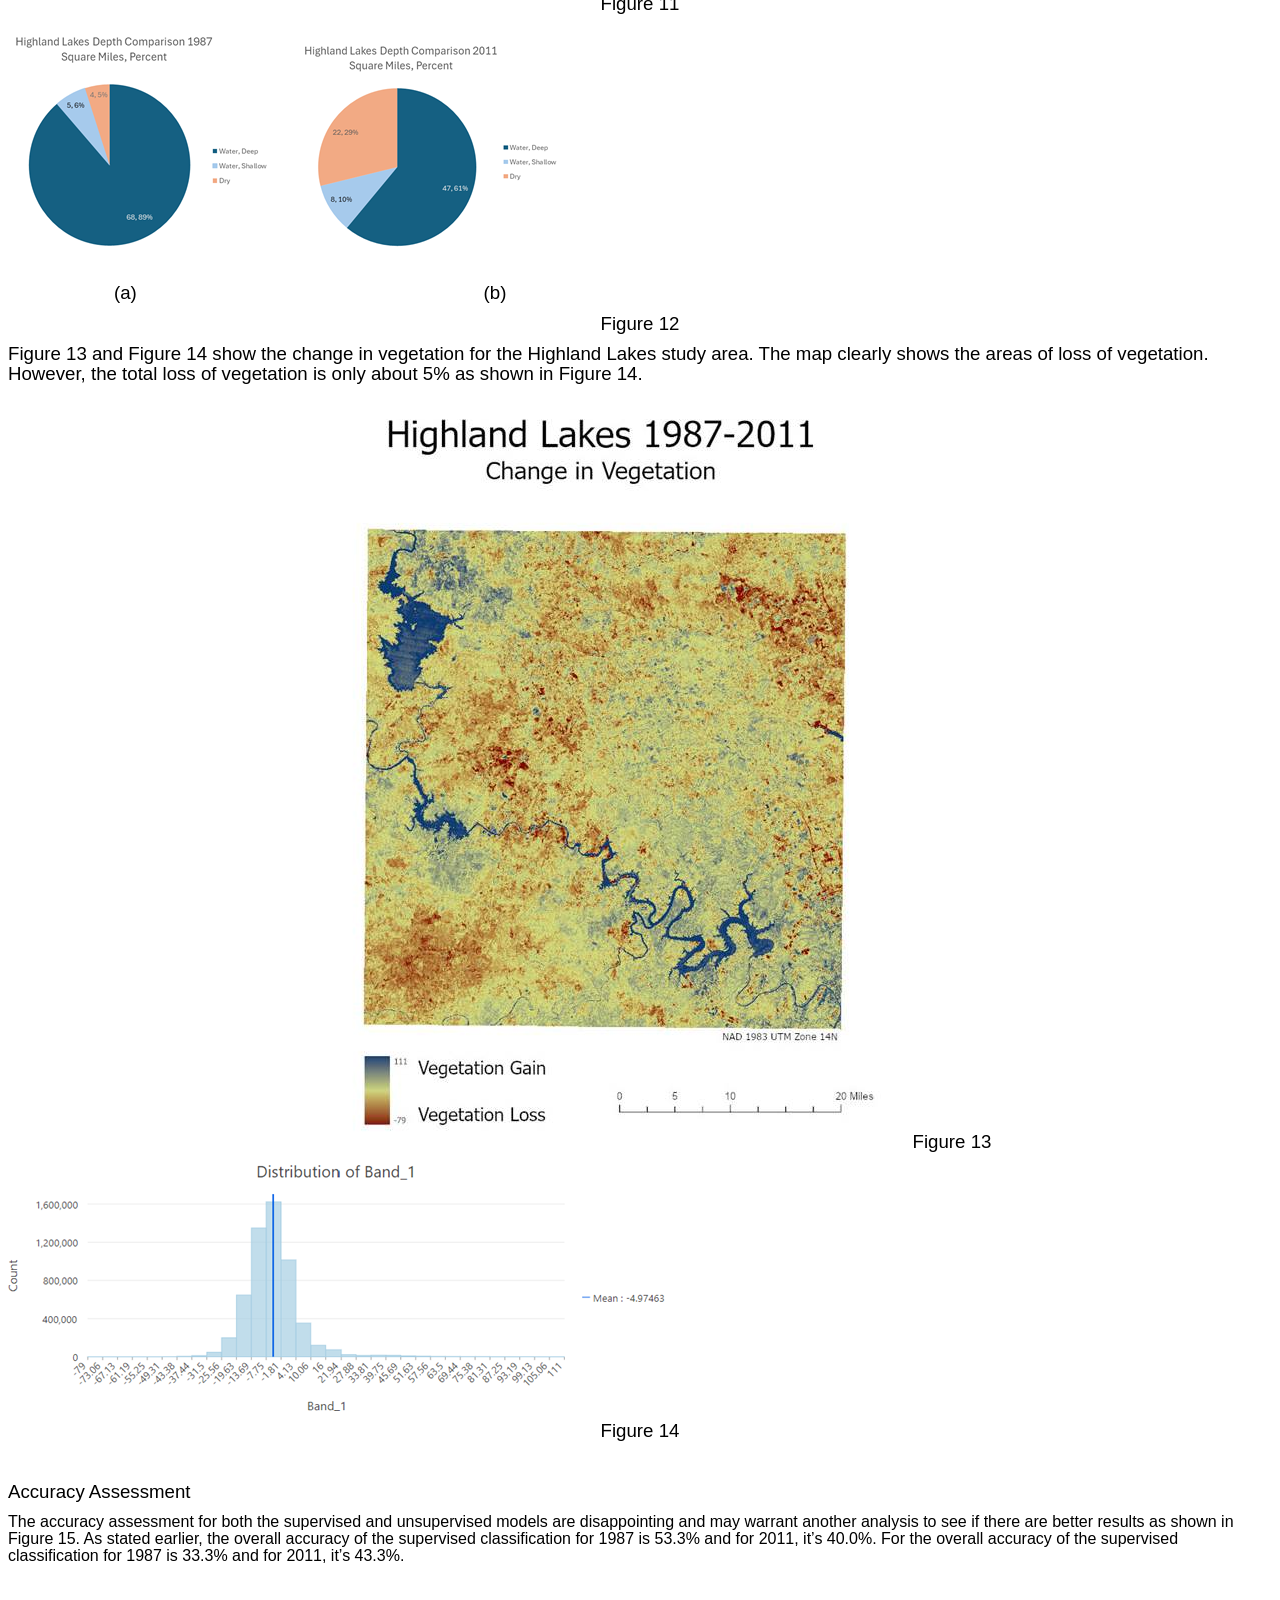
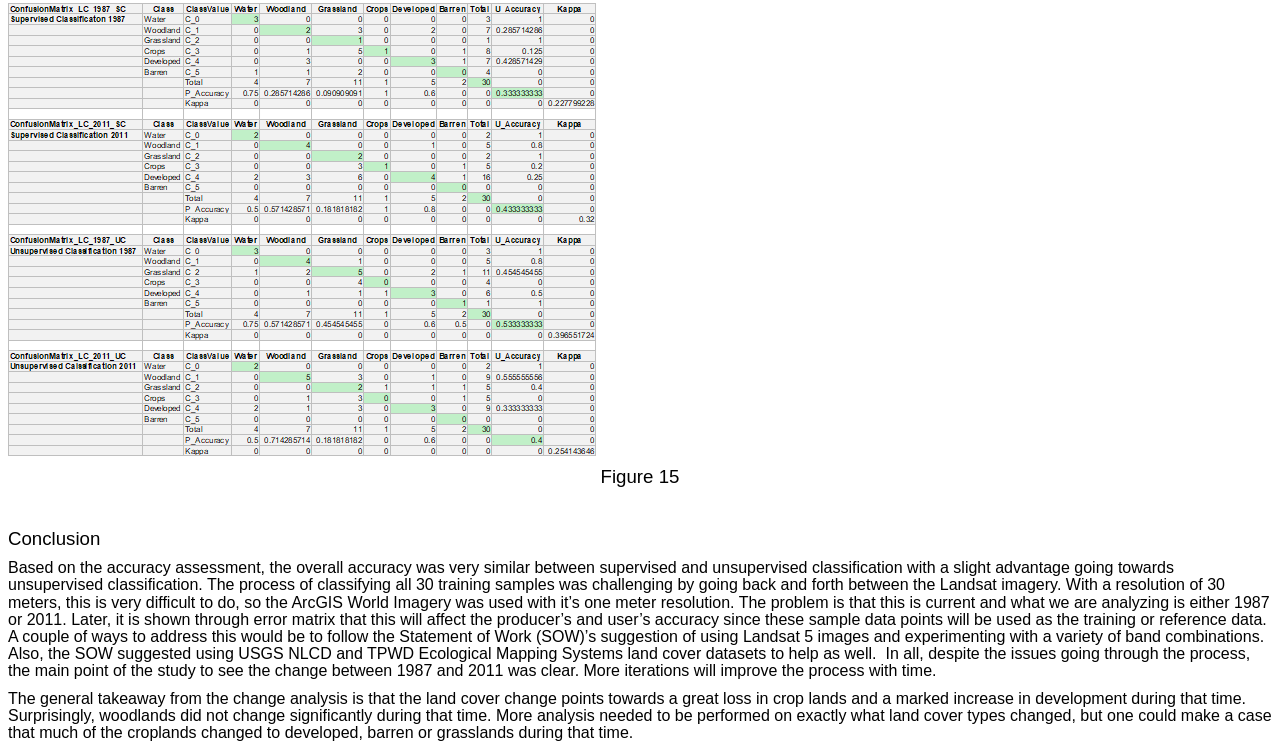
<file: materials/Highland Lakes Study/Project Summary Report Project 4 Henry Reissig GISC 1421.htm>
<html xmlns:v="urn:schemas-microsoft-com:vml"
xmlns:o="urn:schemas-microsoft-com:office:office"
xmlns:w="urn:schemas-microsoft-com:office:word"
xmlns:m="http://schemas.microsoft.com/office/2004/12/omml"
xmlns="http://www.w3.org/TR/REC-html40">

<head>
<meta http-equiv=Content-Type content="text/html; charset=windows-1252">
<meta name=ProgId content=Word.Document>
<meta name=Generator content="Microsoft Word 15">
<meta name=Originator content="Microsoft Word 15">
<link rel=File-List
href="Project%20Summary%20Report%20Project%204%20Henry%20Reissig%20GISC%201421_files/filelist.xml">
<link rel=Edit-Time-Data
href="Project%20Summary%20Report%20Project%204%20Henry%20Reissig%20GISC%201421_files/editdata.mso">
<!--[if !mso]>
<style>
v\:* {behavior:url(#default#VML);}
o\:* {behavior:url(#default#VML);}
w\:* {behavior:url(#default#VML);}
.shape {behavior:url(#default#VML);}
</style>
<![endif]--><!--[if gte mso 9]><xml>
 <o:DocumentProperties>
  <o:Author>Reissig,Henry (HHSC)</o:Author>
  <o:LastAuthor>Reissig,Henry (HHSC)</o:LastAuthor>
  <o:Revision>2</o:Revision>
  <o:TotalTime>6365</o:TotalTime>
  <o:Created>2024-12-11T18:50:00Z</o:Created>
  <o:LastSaved>2024-12-11T18:50:00Z</o:LastSaved>
  <o:Pages>16</o:Pages>
  <o:Words>1495</o:Words>
  <o:Characters>8522</o:Characters>
  <o:Lines>71</o:Lines>
  <o:Paragraphs>19</o:Paragraphs>
  <o:CharactersWithSpaces>9998</o:CharactersWithSpaces>
  <o:Version>16.00</o:Version>
 </o:DocumentProperties>
 <o:OfficeDocumentSettings>
  <o:AllowPNG/>
 </o:OfficeDocumentSettings>
</xml><![endif]-->
<link rel=themeData
href="Project%20Summary%20Report%20Project%204%20Henry%20Reissig%20GISC%201421_files/themedata.thmx">
<link rel=colorSchemeMapping
href="Project%20Summary%20Report%20Project%204%20Henry%20Reissig%20GISC%201421_files/colorschememapping.xml">
<!--[if gte mso 9]><xml>
 <w:WordDocument>
  <w:SpellingState>Clean</w:SpellingState>
  <w:GrammarState>Clean</w:GrammarState>
  <w:TrackMoves>false</w:TrackMoves>
  <w:TrackFormatting/>
  <w:PunctuationKerning/>
  <w:ValidateAgainstSchemas/>
  <w:SaveIfXMLInvalid>false</w:SaveIfXMLInvalid>
  <w:IgnoreMixedContent>false</w:IgnoreMixedContent>
  <w:AlwaysShowPlaceholderText>false</w:AlwaysShowPlaceholderText>
  <w:DoNotPromoteQF/>
  <w:LidThemeOther>EN-US</w:LidThemeOther>
  <w:LidThemeAsian>X-NONE</w:LidThemeAsian>
  <w:LidThemeComplexScript>X-NONE</w:LidThemeComplexScript>
  <w:Compatibility>
   <w:BreakWrappedTables/>
   <w:SnapToGridInCell/>
   <w:WrapTextWithPunct/>
   <w:UseAsianBreakRules/>
   <w:DontGrowAutofit/>
   <w:SplitPgBreakAndParaMark/>
   <w:EnableOpenTypeKerning/>
   <w:DontFlipMirrorIndents/>
   <w:OverrideTableStyleHps/>
  </w:Compatibility>
  <m:mathPr>
   <m:mathFont m:val="Cambria Math"/>
   <m:brkBin m:val="before"/>
   <m:brkBinSub m:val="&#45;-"/>
   <m:smallFrac m:val="off"/>
   <m:dispDef/>
   <m:lMargin m:val="0"/>
   <m:rMargin m:val="0"/>
   <m:defJc m:val="centerGroup"/>
   <m:wrapIndent m:val="1440"/>
   <m:intLim m:val="subSup"/>
   <m:naryLim m:val="undOvr"/>
  </m:mathPr></w:WordDocument>
</xml><![endif]--><!--[if gte mso 9]><xml>
 <w:LatentStyles DefLockedState="false" DefUnhideWhenUsed="false"
  DefSemiHidden="false" DefQFormat="false" DefPriority="99"
  LatentStyleCount="376">
  <w:LsdException Locked="false" Priority="0" QFormat="true" Name="Normal"/>
  <w:LsdException Locked="false" Priority="9" QFormat="true" Name="heading 1"/>
  <w:LsdException Locked="false" Priority="9" SemiHidden="true"
   UnhideWhenUsed="true" QFormat="true" Name="heading 2"/>
  <w:LsdException Locked="false" Priority="9" SemiHidden="true"
   UnhideWhenUsed="true" QFormat="true" Name="heading 3"/>
  <w:LsdException Locked="false" Priority="9" SemiHidden="true"
   UnhideWhenUsed="true" QFormat="true" Name="heading 4"/>
  <w:LsdException Locked="false" Priority="9" SemiHidden="true"
   UnhideWhenUsed="true" QFormat="true" Name="heading 5"/>
  <w:LsdException Locked="false" Priority="9" SemiHidden="true"
   UnhideWhenUsed="true" QFormat="true" Name="heading 6"/>
  <w:LsdException Locked="false" Priority="9" SemiHidden="true"
   UnhideWhenUsed="true" QFormat="true" Name="heading 7"/>
  <w:LsdException Locked="false" Priority="9" SemiHidden="true"
   UnhideWhenUsed="true" QFormat="true" Name="heading 8"/>
  <w:LsdException Locked="false" Priority="9" SemiHidden="true"
   UnhideWhenUsed="true" QFormat="true" Name="heading 9"/>
  <w:LsdException Locked="false" SemiHidden="true" UnhideWhenUsed="true"
   Name="index 1"/>
  <w:LsdException Locked="false" SemiHidden="true" UnhideWhenUsed="true"
   Name="index 2"/>
  <w:LsdException Locked="false" SemiHidden="true" UnhideWhenUsed="true"
   Name="index 3"/>
  <w:LsdException Locked="false" SemiHidden="true" UnhideWhenUsed="true"
   Name="index 4"/>
  <w:LsdException Locked="false" SemiHidden="true" UnhideWhenUsed="true"
   Name="index 5"/>
  <w:LsdException Locked="false" SemiHidden="true" UnhideWhenUsed="true"
   Name="index 6"/>
  <w:LsdException Locked="false" SemiHidden="true" UnhideWhenUsed="true"
   Name="index 7"/>
  <w:LsdException Locked="false" SemiHidden="true" UnhideWhenUsed="true"
   Name="index 8"/>
  <w:LsdException Locked="false" SemiHidden="true" UnhideWhenUsed="true"
   Name="index 9"/>
  <w:LsdException Locked="false" Priority="39" SemiHidden="true"
   UnhideWhenUsed="true" Name="toc 1"/>
  <w:LsdException Locked="false" Priority="39" SemiHidden="true"
   UnhideWhenUsed="true" Name="toc 2"/>
  <w:LsdException Locked="false" Priority="39" SemiHidden="true"
   UnhideWhenUsed="true" Name="toc 3"/>
  <w:LsdException Locked="false" Priority="39" SemiHidden="true"
   UnhideWhenUsed="true" Name="toc 4"/>
  <w:LsdException Locked="false" Priority="39" SemiHidden="true"
   UnhideWhenUsed="true" Name="toc 5"/>
  <w:LsdException Locked="false" Priority="39" SemiHidden="true"
   UnhideWhenUsed="true" Name="toc 6"/>
  <w:LsdException Locked="false" Priority="39" SemiHidden="true"
   UnhideWhenUsed="true" Name="toc 7"/>
  <w:LsdException Locked="false" Priority="39" SemiHidden="true"
   UnhideWhenUsed="true" Name="toc 8"/>
  <w:LsdException Locked="false" Priority="39" SemiHidden="true"
   UnhideWhenUsed="true" Name="toc 9"/>
  <w:LsdException Locked="false" SemiHidden="true" UnhideWhenUsed="true"
   Name="Normal Indent"/>
  <w:LsdException Locked="false" SemiHidden="true" UnhideWhenUsed="true"
   Name="footnote text"/>
  <w:LsdException Locked="false" SemiHidden="true" UnhideWhenUsed="true"
   Name="annotation text"/>
  <w:LsdException Locked="false" SemiHidden="true" UnhideWhenUsed="true"
   Name="header"/>
  <w:LsdException Locked="false" SemiHidden="true" UnhideWhenUsed="true"
   Name="footer"/>
  <w:LsdException Locked="false" SemiHidden="true" UnhideWhenUsed="true"
   Name="index heading"/>
  <w:LsdException Locked="false" Priority="35" SemiHidden="true"
   UnhideWhenUsed="true" QFormat="true" Name="caption"/>
  <w:LsdException Locked="false" SemiHidden="true" UnhideWhenUsed="true"
   Name="table of figures"/>
  <w:LsdException Locked="false" SemiHidden="true" UnhideWhenUsed="true"
   Name="envelope address"/>
  <w:LsdException Locked="false" SemiHidden="true" UnhideWhenUsed="true"
   Name="envelope return"/>
  <w:LsdException Locked="false" SemiHidden="true" UnhideWhenUsed="true"
   Name="footnote reference"/>
  <w:LsdException Locked="false" SemiHidden="true" UnhideWhenUsed="true"
   Name="annotation reference"/>
  <w:LsdException Locked="false" SemiHidden="true" UnhideWhenUsed="true"
   Name="line number"/>
  <w:LsdException Locked="false" SemiHidden="true" UnhideWhenUsed="true"
   Name="page number"/>
  <w:LsdException Locked="false" SemiHidden="true" UnhideWhenUsed="true"
   Name="endnote reference"/>
  <w:LsdException Locked="false" SemiHidden="true" UnhideWhenUsed="true"
   Name="endnote text"/>
  <w:LsdException Locked="false" SemiHidden="true" UnhideWhenUsed="true"
   Name="table of authorities"/>
  <w:LsdException Locked="false" SemiHidden="true" UnhideWhenUsed="true"
   Name="macro"/>
  <w:LsdException Locked="false" SemiHidden="true" UnhideWhenUsed="true"
   Name="toa heading"/>
  <w:LsdException Locked="false" SemiHidden="true" UnhideWhenUsed="true"
   Name="List"/>
  <w:LsdException Locked="false" SemiHidden="true" UnhideWhenUsed="true"
   Name="List Bullet"/>
  <w:LsdException Locked="false" SemiHidden="true" UnhideWhenUsed="true"
   Name="List Number"/>
  <w:LsdException Locked="false" SemiHidden="true" UnhideWhenUsed="true"
   Name="List 2"/>
  <w:LsdException Locked="false" SemiHidden="true" UnhideWhenUsed="true"
   Name="List 3"/>
  <w:LsdException Locked="false" SemiHidden="true" UnhideWhenUsed="true"
   Name="List 4"/>
  <w:LsdException Locked="false" SemiHidden="true" UnhideWhenUsed="true"
   Name="List 5"/>
  <w:LsdException Locked="false" SemiHidden="true" UnhideWhenUsed="true"
   Name="List Bullet 2"/>
  <w:LsdException Locked="false" SemiHidden="true" UnhideWhenUsed="true"
   Name="List Bullet 3"/>
  <w:LsdException Locked="false" SemiHidden="true" UnhideWhenUsed="true"
   Name="List Bullet 4"/>
  <w:LsdException Locked="false" SemiHidden="true" UnhideWhenUsed="true"
   Name="List Bullet 5"/>
  <w:LsdException Locked="false" SemiHidden="true" UnhideWhenUsed="true"
   Name="List Number 2"/>
  <w:LsdException Locked="false" SemiHidden="true" UnhideWhenUsed="true"
   Name="List Number 3"/>
  <w:LsdException Locked="false" SemiHidden="true" UnhideWhenUsed="true"
   Name="List Number 4"/>
  <w:LsdException Locked="false" SemiHidden="true" UnhideWhenUsed="true"
   Name="List Number 5"/>
  <w:LsdException Locked="false" Priority="10" QFormat="true" Name="Title"/>
  <w:LsdException Locked="false" SemiHidden="true" UnhideWhenUsed="true"
   Name="Closing"/>
  <w:LsdException Locked="false" SemiHidden="true" UnhideWhenUsed="true"
   Name="Signature"/>
  <w:LsdException Locked="false" Priority="1" SemiHidden="true"
   UnhideWhenUsed="true" Name="Default Paragraph Font"/>
  <w:LsdException Locked="false" SemiHidden="true" UnhideWhenUsed="true"
   Name="Body Text"/>
  <w:LsdException Locked="false" SemiHidden="true" UnhideWhenUsed="true"
   Name="Body Text Indent"/>
  <w:LsdException Locked="false" SemiHidden="true" UnhideWhenUsed="true"
   Name="List Continue"/>
  <w:LsdException Locked="false" SemiHidden="true" UnhideWhenUsed="true"
   Name="List Continue 2"/>
  <w:LsdException Locked="false" SemiHidden="true" UnhideWhenUsed="true"
   Name="List Continue 3"/>
  <w:LsdException Locked="false" SemiHidden="true" UnhideWhenUsed="true"
   Name="List Continue 4"/>
  <w:LsdException Locked="false" SemiHidden="true" UnhideWhenUsed="true"
   Name="List Continue 5"/>
  <w:LsdException Locked="false" SemiHidden="true" UnhideWhenUsed="true"
   Name="Message Header"/>
  <w:LsdException Locked="false" Priority="11" QFormat="true" Name="Subtitle"/>
  <w:LsdException Locked="false" SemiHidden="true" UnhideWhenUsed="true"
   Name="Salutation"/>
  <w:LsdException Locked="false" SemiHidden="true" UnhideWhenUsed="true"
   Name="Date"/>
  <w:LsdException Locked="false" SemiHidden="true" UnhideWhenUsed="true"
   Name="Body Text First Indent"/>
  <w:LsdException Locked="false" SemiHidden="true" UnhideWhenUsed="true"
   Name="Body Text First Indent 2"/>
  <w:LsdException Locked="false" SemiHidden="true" UnhideWhenUsed="true"
   Name="Note Heading"/>
  <w:LsdException Locked="false" SemiHidden="true" UnhideWhenUsed="true"
   Name="Body Text 2"/>
  <w:LsdException Locked="false" SemiHidden="true" UnhideWhenUsed="true"
   Name="Body Text 3"/>
  <w:LsdException Locked="false" SemiHidden="true" UnhideWhenUsed="true"
   Name="Body Text Indent 2"/>
  <w:LsdException Locked="false" SemiHidden="true" UnhideWhenUsed="true"
   Name="Body Text Indent 3"/>
  <w:LsdException Locked="false" SemiHidden="true" UnhideWhenUsed="true"
   Name="Block Text"/>
  <w:LsdException Locked="false" SemiHidden="true" UnhideWhenUsed="true"
   Name="Hyperlink"/>
  <w:LsdException Locked="false" SemiHidden="true" UnhideWhenUsed="true"
   Name="FollowedHyperlink"/>
  <w:LsdException Locked="false" Priority="22" QFormat="true" Name="Strong"/>
  <w:LsdException Locked="false" Priority="20" QFormat="true" Name="Emphasis"/>
  <w:LsdException Locked="false" SemiHidden="true" UnhideWhenUsed="true"
   Name="Document Map"/>
  <w:LsdException Locked="false" SemiHidden="true" UnhideWhenUsed="true"
   Name="Plain Text"/>
  <w:LsdException Locked="false" SemiHidden="true" UnhideWhenUsed="true"
   Name="E-mail Signature"/>
  <w:LsdException Locked="false" SemiHidden="true" UnhideWhenUsed="true"
   Name="HTML Top of Form"/>
  <w:LsdException Locked="false" SemiHidden="true" UnhideWhenUsed="true"
   Name="HTML Bottom of Form"/>
  <w:LsdException Locked="false" SemiHidden="true" UnhideWhenUsed="true"
   Name="Normal (Web)"/>
  <w:LsdException Locked="false" SemiHidden="true" UnhideWhenUsed="true"
   Name="HTML Acronym"/>
  <w:LsdException Locked="false" SemiHidden="true" UnhideWhenUsed="true"
   Name="HTML Address"/>
  <w:LsdException Locked="false" SemiHidden="true" UnhideWhenUsed="true"
   Name="HTML Cite"/>
  <w:LsdException Locked="false" SemiHidden="true" UnhideWhenUsed="true"
   Name="HTML Code"/>
  <w:LsdException Locked="false" SemiHidden="true" UnhideWhenUsed="true"
   Name="HTML Definition"/>
  <w:LsdException Locked="false" SemiHidden="true" UnhideWhenUsed="true"
   Name="HTML Keyboard"/>
  <w:LsdException Locked="false" SemiHidden="true" UnhideWhenUsed="true"
   Name="HTML Preformatted"/>
  <w:LsdException Locked="false" SemiHidden="true" UnhideWhenUsed="true"
   Name="HTML Sample"/>
  <w:LsdException Locked="false" SemiHidden="true" UnhideWhenUsed="true"
   Name="HTML Typewriter"/>
  <w:LsdException Locked="false" SemiHidden="true" UnhideWhenUsed="true"
   Name="HTML Variable"/>
  <w:LsdException Locked="false" SemiHidden="true" UnhideWhenUsed="true"
   Name="Normal Table"/>
  <w:LsdException Locked="false" SemiHidden="true" UnhideWhenUsed="true"
   Name="annotation subject"/>
  <w:LsdException Locked="false" SemiHidden="true" UnhideWhenUsed="true"
   Name="No List"/>
  <w:LsdException Locked="false" SemiHidden="true" UnhideWhenUsed="true"
   Name="Outline List 1"/>
  <w:LsdException Locked="false" SemiHidden="true" UnhideWhenUsed="true"
   Name="Outline List 2"/>
  <w:LsdException Locked="false" SemiHidden="true" UnhideWhenUsed="true"
   Name="Outline List 3"/>
  <w:LsdException Locked="false" SemiHidden="true" UnhideWhenUsed="true"
   Name="Table Simple 1"/>
  <w:LsdException Locked="false" SemiHidden="true" UnhideWhenUsed="true"
   Name="Table Simple 2"/>
  <w:LsdException Locked="false" SemiHidden="true" UnhideWhenUsed="true"
   Name="Table Simple 3"/>
  <w:LsdException Locked="false" SemiHidden="true" UnhideWhenUsed="true"
   Name="Table Classic 1"/>
  <w:LsdException Locked="false" SemiHidden="true" UnhideWhenUsed="true"
   Name="Table Classic 2"/>
  <w:LsdException Locked="false" SemiHidden="true" UnhideWhenUsed="true"
   Name="Table Classic 3"/>
  <w:LsdException Locked="false" SemiHidden="true" UnhideWhenUsed="true"
   Name="Table Classic 4"/>
  <w:LsdException Locked="false" SemiHidden="true" UnhideWhenUsed="true"
   Name="Table Colorful 1"/>
  <w:LsdException Locked="false" SemiHidden="true" UnhideWhenUsed="true"
   Name="Table Colorful 2"/>
  <w:LsdException Locked="false" SemiHidden="true" UnhideWhenUsed="true"
   Name="Table Colorful 3"/>
  <w:LsdException Locked="false" SemiHidden="true" UnhideWhenUsed="true"
   Name="Table Columns 1"/>
  <w:LsdException Locked="false" SemiHidden="true" UnhideWhenUsed="true"
   Name="Table Columns 2"/>
  <w:LsdException Locked="false" SemiHidden="true" UnhideWhenUsed="true"
   Name="Table Columns 3"/>
  <w:LsdException Locked="false" SemiHidden="true" UnhideWhenUsed="true"
   Name="Table Columns 4"/>
  <w:LsdException Locked="false" SemiHidden="true" UnhideWhenUsed="true"
   Name="Table Columns 5"/>
  <w:LsdException Locked="false" SemiHidden="true" UnhideWhenUsed="true"
   Name="Table Grid 1"/>
  <w:LsdException Locked="false" SemiHidden="true" UnhideWhenUsed="true"
   Name="Table Grid 2"/>
  <w:LsdException Locked="false" SemiHidden="true" UnhideWhenUsed="true"
   Name="Table Grid 3"/>
  <w:LsdException Locked="false" SemiHidden="true" UnhideWhenUsed="true"
   Name="Table Grid 4"/>
  <w:LsdException Locked="false" SemiHidden="true" UnhideWhenUsed="true"
   Name="Table Grid 5"/>
  <w:LsdException Locked="false" SemiHidden="true" UnhideWhenUsed="true"
   Name="Table Grid 6"/>
  <w:LsdException Locked="false" SemiHidden="true" UnhideWhenUsed="true"
   Name="Table Grid 7"/>
  <w:LsdException Locked="false" SemiHidden="true" UnhideWhenUsed="true"
   Name="Table Grid 8"/>
  <w:LsdException Locked="false" SemiHidden="true" UnhideWhenUsed="true"
   Name="Table List 1"/>
  <w:LsdException Locked="false" SemiHidden="true" UnhideWhenUsed="true"
   Name="Table List 2"/>
  <w:LsdException Locked="false" SemiHidden="true" UnhideWhenUsed="true"
   Name="Table List 3"/>
  <w:LsdException Locked="false" SemiHidden="true" UnhideWhenUsed="true"
   Name="Table List 4"/>
  <w:LsdException Locked="false" SemiHidden="true" UnhideWhenUsed="true"
   Name="Table List 5"/>
  <w:LsdException Locked="false" SemiHidden="true" UnhideWhenUsed="true"
   Name="Table List 6"/>
  <w:LsdException Locked="false" SemiHidden="true" UnhideWhenUsed="true"
   Name="Table List 7"/>
  <w:LsdException Locked="false" SemiHidden="true" UnhideWhenUsed="true"
   Name="Table List 8"/>
  <w:LsdException Locked="false" SemiHidden="true" UnhideWhenUsed="true"
   Name="Table 3D effects 1"/>
  <w:LsdException Locked="false" SemiHidden="true" UnhideWhenUsed="true"
   Name="Table 3D effects 2"/>
  <w:LsdException Locked="false" SemiHidden="true" UnhideWhenUsed="true"
   Name="Table 3D effects 3"/>
  <w:LsdException Locked="false" SemiHidden="true" UnhideWhenUsed="true"
   Name="Table Contemporary"/>
  <w:LsdException Locked="false" SemiHidden="true" UnhideWhenUsed="true"
   Name="Table Elegant"/>
  <w:LsdException Locked="false" SemiHidden="true" UnhideWhenUsed="true"
   Name="Table Professional"/>
  <w:LsdException Locked="false" SemiHidden="true" UnhideWhenUsed="true"
   Name="Table Subtle 1"/>
  <w:LsdException Locked="false" SemiHidden="true" UnhideWhenUsed="true"
   Name="Table Subtle 2"/>
  <w:LsdException Locked="false" SemiHidden="true" UnhideWhenUsed="true"
   Name="Table Web 1"/>
  <w:LsdException Locked="false" SemiHidden="true" UnhideWhenUsed="true"
   Name="Table Web 2"/>
  <w:LsdException Locked="false" SemiHidden="true" UnhideWhenUsed="true"
   Name="Table Web 3"/>
  <w:LsdException Locked="false" SemiHidden="true" UnhideWhenUsed="true"
   Name="Balloon Text"/>
  <w:LsdException Locked="false" Priority="39" Name="Table Grid"/>
  <w:LsdException Locked="false" SemiHidden="true" UnhideWhenUsed="true"
   Name="Table Theme"/>
  <w:LsdException Locked="false" SemiHidden="true" Name="Placeholder Text"/>
  <w:LsdException Locked="false" Priority="1" QFormat="true" Name="No Spacing"/>
  <w:LsdException Locked="false" Priority="60" Name="Light Shading"/>
  <w:LsdException Locked="false" Priority="61" Name="Light List"/>
  <w:LsdException Locked="false" Priority="62" Name="Light Grid"/>
  <w:LsdException Locked="false" Priority="63" Name="Medium Shading 1"/>
  <w:LsdException Locked="false" Priority="64" Name="Medium Shading 2"/>
  <w:LsdException Locked="false" Priority="65" Name="Medium List 1"/>
  <w:LsdException Locked="false" Priority="66" Name="Medium List 2"/>
  <w:LsdException Locked="false" Priority="67" Name="Medium Grid 1"/>
  <w:LsdException Locked="false" Priority="68" Name="Medium Grid 2"/>
  <w:LsdException Locked="false" Priority="69" Name="Medium Grid 3"/>
  <w:LsdException Locked="false" Priority="70" Name="Dark List"/>
  <w:LsdException Locked="false" Priority="71" Name="Colorful Shading"/>
  <w:LsdException Locked="false" Priority="72" Name="Colorful List"/>
  <w:LsdException Locked="false" Priority="73" Name="Colorful Grid"/>
  <w:LsdException Locked="false" Priority="60" Name="Light Shading Accent 1"/>
  <w:LsdException Locked="false" Priority="61" Name="Light List Accent 1"/>
  <w:LsdException Locked="false" Priority="62" Name="Light Grid Accent 1"/>
  <w:LsdException Locked="false" Priority="63" Name="Medium Shading 1 Accent 1"/>
  <w:LsdException Locked="false" Priority="64" Name="Medium Shading 2 Accent 1"/>
  <w:LsdException Locked="false" Priority="65" Name="Medium List 1 Accent 1"/>
  <w:LsdException Locked="false" SemiHidden="true" Name="Revision"/>
  <w:LsdException Locked="false" Priority="34" QFormat="true"
   Name="List Paragraph"/>
  <w:LsdException Locked="false" Priority="29" QFormat="true" Name="Quote"/>
  <w:LsdException Locked="false" Priority="30" QFormat="true"
   Name="Intense Quote"/>
  <w:LsdException Locked="false" Priority="66" Name="Medium List 2 Accent 1"/>
  <w:LsdException Locked="false" Priority="67" Name="Medium Grid 1 Accent 1"/>
  <w:LsdException Locked="false" Priority="68" Name="Medium Grid 2 Accent 1"/>
  <w:LsdException Locked="false" Priority="69" Name="Medium Grid 3 Accent 1"/>
  <w:LsdException Locked="false" Priority="70" Name="Dark List Accent 1"/>
  <w:LsdException Locked="false" Priority="71" Name="Colorful Shading Accent 1"/>
  <w:LsdException Locked="false" Priority="72" Name="Colorful List Accent 1"/>
  <w:LsdException Locked="false" Priority="73" Name="Colorful Grid Accent 1"/>
  <w:LsdException Locked="false" Priority="60" Name="Light Shading Accent 2"/>
  <w:LsdException Locked="false" Priority="61" Name="Light List Accent 2"/>
  <w:LsdException Locked="false" Priority="62" Name="Light Grid Accent 2"/>
  <w:LsdException Locked="false" Priority="63" Name="Medium Shading 1 Accent 2"/>
  <w:LsdException Locked="false" Priority="64" Name="Medium Shading 2 Accent 2"/>
  <w:LsdException Locked="false" Priority="65" Name="Medium List 1 Accent 2"/>
  <w:LsdException Locked="false" Priority="66" Name="Medium List 2 Accent 2"/>
  <w:LsdException Locked="false" Priority="67" Name="Medium Grid 1 Accent 2"/>
  <w:LsdException Locked="false" Priority="68" Name="Medium Grid 2 Accent 2"/>
  <w:LsdException Locked="false" Priority="69" Name="Medium Grid 3 Accent 2"/>
  <w:LsdException Locked="false" Priority="70" Name="Dark List Accent 2"/>
  <w:LsdException Locked="false" Priority="71" Name="Colorful Shading Accent 2"/>
  <w:LsdException Locked="false" Priority="72" Name="Colorful List Accent 2"/>
  <w:LsdException Locked="false" Priority="73" Name="Colorful Grid Accent 2"/>
  <w:LsdException Locked="false" Priority="60" Name="Light Shading Accent 3"/>
  <w:LsdException Locked="false" Priority="61" Name="Light List Accent 3"/>
  <w:LsdException Locked="false" Priority="62" Name="Light Grid Accent 3"/>
  <w:LsdException Locked="false" Priority="63" Name="Medium Shading 1 Accent 3"/>
  <w:LsdException Locked="false" Priority="64" Name="Medium Shading 2 Accent 3"/>
  <w:LsdException Locked="false" Priority="65" Name="Medium List 1 Accent 3"/>
  <w:LsdException Locked="false" Priority="66" Name="Medium List 2 Accent 3"/>
  <w:LsdException Locked="false" Priority="67" Name="Medium Grid 1 Accent 3"/>
  <w:LsdException Locked="false" Priority="68" Name="Medium Grid 2 Accent 3"/>
  <w:LsdException Locked="false" Priority="69" Name="Medium Grid 3 Accent 3"/>
  <w:LsdException Locked="false" Priority="70" Name="Dark List Accent 3"/>
  <w:LsdException Locked="false" Priority="71" Name="Colorful Shading Accent 3"/>
  <w:LsdException Locked="false" Priority="72" Name="Colorful List Accent 3"/>
  <w:LsdException Locked="false" Priority="73" Name="Colorful Grid Accent 3"/>
  <w:LsdException Locked="false" Priority="60" Name="Light Shading Accent 4"/>
  <w:LsdException Locked="false" Priority="61" Name="Light List Accent 4"/>
  <w:LsdException Locked="false" Priority="62" Name="Light Grid Accent 4"/>
  <w:LsdException Locked="false" Priority="63" Name="Medium Shading 1 Accent 4"/>
  <w:LsdException Locked="false" Priority="64" Name="Medium Shading 2 Accent 4"/>
  <w:LsdException Locked="false" Priority="65" Name="Medium List 1 Accent 4"/>
  <w:LsdException Locked="false" Priority="66" Name="Medium List 2 Accent 4"/>
  <w:LsdException Locked="false" Priority="67" Name="Medium Grid 1 Accent 4"/>
  <w:LsdException Locked="false" Priority="68" Name="Medium Grid 2 Accent 4"/>
  <w:LsdException Locked="false" Priority="69" Name="Medium Grid 3 Accent 4"/>
  <w:LsdException Locked="false" Priority="70" Name="Dark List Accent 4"/>
  <w:LsdException Locked="false" Priority="71" Name="Colorful Shading Accent 4"/>
  <w:LsdException Locked="false" Priority="72" Name="Colorful List Accent 4"/>
  <w:LsdException Locked="false" Priority="73" Name="Colorful Grid Accent 4"/>
  <w:LsdException Locked="false" Priority="60" Name="Light Shading Accent 5"/>
  <w:LsdException Locked="false" Priority="61" Name="Light List Accent 5"/>
  <w:LsdException Locked="false" Priority="62" Name="Light Grid Accent 5"/>
  <w:LsdException Locked="false" Priority="63" Name="Medium Shading 1 Accent 5"/>
  <w:LsdException Locked="false" Priority="64" Name="Medium Shading 2 Accent 5"/>
  <w:LsdException Locked="false" Priority="65" Name="Medium List 1 Accent 5"/>
  <w:LsdException Locked="false" Priority="66" Name="Medium List 2 Accent 5"/>
  <w:LsdException Locked="false" Priority="67" Name="Medium Grid 1 Accent 5"/>
  <w:LsdException Locked="false" Priority="68" Name="Medium Grid 2 Accent 5"/>
  <w:LsdException Locked="false" Priority="69" Name="Medium Grid 3 Accent 5"/>
  <w:LsdException Locked="false" Priority="70" Name="Dark List Accent 5"/>
  <w:LsdException Locked="false" Priority="71" Name="Colorful Shading Accent 5"/>
  <w:LsdException Locked="false" Priority="72" Name="Colorful List Accent 5"/>
  <w:LsdException Locked="false" Priority="73" Name="Colorful Grid Accent 5"/>
  <w:LsdException Locked="false" Priority="60" Name="Light Shading Accent 6"/>
  <w:LsdException Locked="false" Priority="61" Name="Light List Accent 6"/>
  <w:LsdException Locked="false" Priority="62" Name="Light Grid Accent 6"/>
  <w:LsdException Locked="false" Priority="63" Name="Medium Shading 1 Accent 6"/>
  <w:LsdException Locked="false" Priority="64" Name="Medium Shading 2 Accent 6"/>
  <w:LsdException Locked="false" Priority="65" Name="Medium List 1 Accent 6"/>
  <w:LsdException Locked="false" Priority="66" Name="Medium List 2 Accent 6"/>
  <w:LsdException Locked="false" Priority="67" Name="Medium Grid 1 Accent 6"/>
  <w:LsdException Locked="false" Priority="68" Name="Medium Grid 2 Accent 6"/>
  <w:LsdException Locked="false" Priority="69" Name="Medium Grid 3 Accent 6"/>
  <w:LsdException Locked="false" Priority="70" Name="Dark List Accent 6"/>
  <w:LsdException Locked="false" Priority="71" Name="Colorful Shading Accent 6"/>
  <w:LsdException Locked="false" Priority="72" Name="Colorful List Accent 6"/>
  <w:LsdException Locked="false" Priority="73" Name="Colorful Grid Accent 6"/>
  <w:LsdException Locked="false" Priority="19" QFormat="true"
   Name="Subtle Emphasis"/>
  <w:LsdException Locked="false" Priority="21" QFormat="true"
   Name="Intense Emphasis"/>
  <w:LsdException Locked="false" Priority="31" QFormat="true"
   Name="Subtle Reference"/>
  <w:LsdException Locked="false" Priority="32" QFormat="true"
   Name="Intense Reference"/>
  <w:LsdException Locked="false" Priority="33" QFormat="true" Name="Book Title"/>
  <w:LsdException Locked="false" Priority="37" SemiHidden="true"
   UnhideWhenUsed="true" Name="Bibliography"/>
  <w:LsdException Locked="false" Priority="39" SemiHidden="true"
   UnhideWhenUsed="true" QFormat="true" Name="TOC Heading"/>
  <w:LsdException Locked="false" Priority="41" Name="Plain Table 1"/>
  <w:LsdException Locked="false" Priority="42" Name="Plain Table 2"/>
  <w:LsdException Locked="false" Priority="43" Name="Plain Table 3"/>
  <w:LsdException Locked="false" Priority="44" Name="Plain Table 4"/>
  <w:LsdException Locked="false" Priority="45" Name="Plain Table 5"/>
  <w:LsdException Locked="false" Priority="40" Name="Grid Table Light"/>
  <w:LsdException Locked="false" Priority="46" Name="Grid Table 1 Light"/>
  <w:LsdException Locked="false" Priority="47" Name="Grid Table 2"/>
  <w:LsdException Locked="false" Priority="48" Name="Grid Table 3"/>
  <w:LsdException Locked="false" Priority="49" Name="Grid Table 4"/>
  <w:LsdException Locked="false" Priority="50" Name="Grid Table 5 Dark"/>
  <w:LsdException Locked="false" Priority="51" Name="Grid Table 6 Colorful"/>
  <w:LsdException Locked="false" Priority="52" Name="Grid Table 7 Colorful"/>
  <w:LsdException Locked="false" Priority="46"
   Name="Grid Table 1 Light Accent 1"/>
  <w:LsdException Locked="false" Priority="47" Name="Grid Table 2 Accent 1"/>
  <w:LsdException Locked="false" Priority="48" Name="Grid Table 3 Accent 1"/>
  <w:LsdException Locked="false" Priority="49" Name="Grid Table 4 Accent 1"/>
  <w:LsdException Locked="false" Priority="50" Name="Grid Table 5 Dark Accent 1"/>
  <w:LsdException Locked="false" Priority="51"
   Name="Grid Table 6 Colorful Accent 1"/>
  <w:LsdException Locked="false" Priority="52"
   Name="Grid Table 7 Colorful Accent 1"/>
  <w:LsdException Locked="false" Priority="46"
   Name="Grid Table 1 Light Accent 2"/>
  <w:LsdException Locked="false" Priority="47" Name="Grid Table 2 Accent 2"/>
  <w:LsdException Locked="false" Priority="48" Name="Grid Table 3 Accent 2"/>
  <w:LsdException Locked="false" Priority="49" Name="Grid Table 4 Accent 2"/>
  <w:LsdException Locked="false" Priority="50" Name="Grid Table 5 Dark Accent 2"/>
  <w:LsdException Locked="false" Priority="51"
   Name="Grid Table 6 Colorful Accent 2"/>
  <w:LsdException Locked="false" Priority="52"
   Name="Grid Table 7 Colorful Accent 2"/>
  <w:LsdException Locked="false" Priority="46"
   Name="Grid Table 1 Light Accent 3"/>
  <w:LsdException Locked="false" Priority="47" Name="Grid Table 2 Accent 3"/>
  <w:LsdException Locked="false" Priority="48" Name="Grid Table 3 Accent 3"/>
  <w:LsdException Locked="false" Priority="49" Name="Grid Table 4 Accent 3"/>
  <w:LsdException Locked="false" Priority="50" Name="Grid Table 5 Dark Accent 3"/>
  <w:LsdException Locked="false" Priority="51"
   Name="Grid Table 6 Colorful Accent 3"/>
  <w:LsdException Locked="false" Priority="52"
   Name="Grid Table 7 Colorful Accent 3"/>
  <w:LsdException Locked="false" Priority="46"
   Name="Grid Table 1 Light Accent 4"/>
  <w:LsdException Locked="false" Priority="47" Name="Grid Table 2 Accent 4"/>
  <w:LsdException Locked="false" Priority="48" Name="Grid Table 3 Accent 4"/>
  <w:LsdException Locked="false" Priority="49" Name="Grid Table 4 Accent 4"/>
  <w:LsdException Locked="false" Priority="50" Name="Grid Table 5 Dark Accent 4"/>
  <w:LsdException Locked="false" Priority="51"
   Name="Grid Table 6 Colorful Accent 4"/>
  <w:LsdException Locked="false" Priority="52"
   Name="Grid Table 7 Colorful Accent 4"/>
  <w:LsdException Locked="false" Priority="46"
   Name="Grid Table 1 Light Accent 5"/>
  <w:LsdException Locked="false" Priority="47" Name="Grid Table 2 Accent 5"/>
  <w:LsdException Locked="false" Priority="48" Name="Grid Table 3 Accent 5"/>
  <w:LsdException Locked="false" Priority="49" Name="Grid Table 4 Accent 5"/>
  <w:LsdException Locked="false" Priority="50" Name="Grid Table 5 Dark Accent 5"/>
  <w:LsdException Locked="false" Priority="51"
   Name="Grid Table 6 Colorful Accent 5"/>
  <w:LsdException Locked="false" Priority="52"
   Name="Grid Table 7 Colorful Accent 5"/>
  <w:LsdException Locked="false" Priority="46"
   Name="Grid Table 1 Light Accent 6"/>
  <w:LsdException Locked="false" Priority="47" Name="Grid Table 2 Accent 6"/>
  <w:LsdException Locked="false" Priority="48" Name="Grid Table 3 Accent 6"/>
  <w:LsdException Locked="false" Priority="49" Name="Grid Table 4 Accent 6"/>
  <w:LsdException Locked="false" Priority="50" Name="Grid Table 5 Dark Accent 6"/>
  <w:LsdException Locked="false" Priority="51"
   Name="Grid Table 6 Colorful Accent 6"/>
  <w:LsdException Locked="false" Priority="52"
   Name="Grid Table 7 Colorful Accent 6"/>
  <w:LsdException Locked="false" Priority="46" Name="List Table 1 Light"/>
  <w:LsdException Locked="false" Priority="47" Name="List Table 2"/>
  <w:LsdException Locked="false" Priority="48" Name="List Table 3"/>
  <w:LsdException Locked="false" Priority="49" Name="List Table 4"/>
  <w:LsdException Locked="false" Priority="50" Name="List Table 5 Dark"/>
  <w:LsdException Locked="false" Priority="51" Name="List Table 6 Colorful"/>
  <w:LsdException Locked="false" Priority="52" Name="List Table 7 Colorful"/>
  <w:LsdException Locked="false" Priority="46"
   Name="List Table 1 Light Accent 1"/>
  <w:LsdException Locked="false" Priority="47" Name="List Table 2 Accent 1"/>
  <w:LsdException Locked="false" Priority="48" Name="List Table 3 Accent 1"/>
  <w:LsdException Locked="false" Priority="49" Name="List Table 4 Accent 1"/>
  <w:LsdException Locked="false" Priority="50" Name="List Table 5 Dark Accent 1"/>
  <w:LsdException Locked="false" Priority="51"
   Name="List Table 6 Colorful Accent 1"/>
  <w:LsdException Locked="false" Priority="52"
   Name="List Table 7 Colorful Accent 1"/>
  <w:LsdException Locked="false" Priority="46"
   Name="List Table 1 Light Accent 2"/>
  <w:LsdException Locked="false" Priority="47" Name="List Table 2 Accent 2"/>
  <w:LsdException Locked="false" Priority="48" Name="List Table 3 Accent 2"/>
  <w:LsdException Locked="false" Priority="49" Name="List Table 4 Accent 2"/>
  <w:LsdException Locked="false" Priority="50" Name="List Table 5 Dark Accent 2"/>
  <w:LsdException Locked="false" Priority="51"
   Name="List Table 6 Colorful Accent 2"/>
  <w:LsdException Locked="false" Priority="52"
   Name="List Table 7 Colorful Accent 2"/>
  <w:LsdException Locked="false" Priority="46"
   Name="List Table 1 Light Accent 3"/>
  <w:LsdException Locked="false" Priority="47" Name="List Table 2 Accent 3"/>
  <w:LsdException Locked="false" Priority="48" Name="List Table 3 Accent 3"/>
  <w:LsdException Locked="false" Priority="49" Name="List Table 4 Accent 3"/>
  <w:LsdException Locked="false" Priority="50" Name="List Table 5 Dark Accent 3"/>
  <w:LsdException Locked="false" Priority="51"
   Name="List Table 6 Colorful Accent 3"/>
  <w:LsdException Locked="false" Priority="52"
   Name="List Table 7 Colorful Accent 3"/>
  <w:LsdException Locked="false" Priority="46"
   Name="List Table 1 Light Accent 4"/>
  <w:LsdException Locked="false" Priority="47" Name="List Table 2 Accent 4"/>
  <w:LsdException Locked="false" Priority="48" Name="List Table 3 Accent 4"/>
  <w:LsdException Locked="false" Priority="49" Name="List Table 4 Accent 4"/>
  <w:LsdException Locked="false" Priority="50" Name="List Table 5 Dark Accent 4"/>
  <w:LsdException Locked="false" Priority="51"
   Name="List Table 6 Colorful Accent 4"/>
  <w:LsdException Locked="false" Priority="52"
   Name="List Table 7 Colorful Accent 4"/>
  <w:LsdException Locked="false" Priority="46"
   Name="List Table 1 Light Accent 5"/>
  <w:LsdException Locked="false" Priority="47" Name="List Table 2 Accent 5"/>
  <w:LsdException Locked="false" Priority="48" Name="List Table 3 Accent 5"/>
  <w:LsdException Locked="false" Priority="49" Name="List Table 4 Accent 5"/>
  <w:LsdException Locked="false" Priority="50" Name="List Table 5 Dark Accent 5"/>
  <w:LsdException Locked="false" Priority="51"
   Name="List Table 6 Colorful Accent 5"/>
  <w:LsdException Locked="false" Priority="52"
   Name="List Table 7 Colorful Accent 5"/>
  <w:LsdException Locked="false" Priority="46"
   Name="List Table 1 Light Accent 6"/>
  <w:LsdException Locked="false" Priority="47" Name="List Table 2 Accent 6"/>
  <w:LsdException Locked="false" Priority="48" Name="List Table 3 Accent 6"/>
  <w:LsdException Locked="false" Priority="49" Name="List Table 4 Accent 6"/>
  <w:LsdException Locked="false" Priority="50" Name="List Table 5 Dark Accent 6"/>
  <w:LsdException Locked="false" Priority="51"
   Name="List Table 6 Colorful Accent 6"/>
  <w:LsdException Locked="false" Priority="52"
   Name="List Table 7 Colorful Accent 6"/>
  <w:LsdException Locked="false" SemiHidden="true" UnhideWhenUsed="true"
   Name="Mention"/>
  <w:LsdException Locked="false" SemiHidden="true" UnhideWhenUsed="true"
   Name="Smart Hyperlink"/>
  <w:LsdException Locked="false" SemiHidden="true" UnhideWhenUsed="true"
   Name="Hashtag"/>
  <w:LsdException Locked="false" SemiHidden="true" UnhideWhenUsed="true"
   Name="Unresolved Mention"/>
  <w:LsdException Locked="false" SemiHidden="true" UnhideWhenUsed="true"
   Name="Smart Link"/>
 </w:LatentStyles>
</xml><![endif]-->
<style>
<!--
 /* Font Definitions */
 @font-face
	{font-family:"Cambria Math";
	panose-1:2 4 5 3 5 4 6 3 2 4;
	mso-font-charset:0;
	mso-generic-font-family:roman;
	mso-font-pitch:variable;
	mso-font-signature:-536869121 1107305727 33554432 0 415 0;}
@font-face
	{font-family:Aptos;
	mso-font-charset:0;
	mso-generic-font-family:swiss;
	mso-font-pitch:variable;
	mso-font-signature:536871559 3 0 0 415 0;}
 /* Style Definitions */
 p.MsoNormal, li.MsoNormal, div.MsoNormal
	{mso-style-unhide:no;
	mso-style-qformat:yes;
	mso-style-parent:"";
	margin-top:0in;
	margin-right:0in;
	margin-bottom:8.0pt;
	margin-left:0in;
	line-height:107%;
	mso-pagination:widow-orphan;
	font-size:11.0pt;
	font-family:"Aptos",sans-serif;
	mso-ascii-font-family:Aptos;
	mso-ascii-theme-font:minor-latin;
	mso-fareast-font-family:Aptos;
	mso-fareast-theme-font:minor-latin;
	mso-hansi-font-family:Aptos;
	mso-hansi-theme-font:minor-latin;
	mso-bidi-font-family:"Times New Roman";
	mso-bidi-theme-font:minor-bidi;
	mso-font-kerning:1.0pt;
	mso-ligatures:standardcontextual;}
h1
	{mso-style-priority:9;
	mso-style-unhide:no;
	mso-style-qformat:yes;
	mso-style-link:"Heading 1 Char";
	mso-style-next:Normal;
	margin-top:.25in;
	margin-right:0in;
	margin-bottom:4.0pt;
	margin-left:0in;
	line-height:107%;
	mso-pagination:widow-orphan lines-together;
	page-break-after:avoid;
	mso-outline-level:1;
	font-size:20.0pt;
	font-family:"Aptos Display",sans-serif;
	mso-ascii-font-family:"Aptos Display";
	mso-ascii-theme-font:major-latin;
	mso-fareast-font-family:"Times New Roman";
	mso-fareast-theme-font:major-fareast;
	mso-hansi-font-family:"Aptos Display";
	mso-hansi-theme-font:major-latin;
	mso-bidi-font-family:"Times New Roman";
	mso-bidi-theme-font:major-bidi;
	color:#0F4761;
	mso-themecolor:accent1;
	mso-themeshade:191;
	mso-font-kerning:1.0pt;
	mso-ligatures:standardcontextual;
	font-weight:normal;}
h2
	{mso-style-noshow:yes;
	mso-style-priority:9;
	mso-style-qformat:yes;
	mso-style-link:"Heading 2 Char";
	mso-style-next:Normal;
	margin-top:8.0pt;
	margin-right:0in;
	margin-bottom:4.0pt;
	margin-left:0in;
	line-height:107%;
	mso-pagination:widow-orphan lines-together;
	page-break-after:avoid;
	mso-outline-level:2;
	font-size:16.0pt;
	font-family:"Aptos Display",sans-serif;
	mso-ascii-font-family:"Aptos Display";
	mso-ascii-theme-font:major-latin;
	mso-fareast-font-family:"Times New Roman";
	mso-fareast-theme-font:major-fareast;
	mso-hansi-font-family:"Aptos Display";
	mso-hansi-theme-font:major-latin;
	mso-bidi-font-family:"Times New Roman";
	mso-bidi-theme-font:major-bidi;
	color:#0F4761;
	mso-themecolor:accent1;
	mso-themeshade:191;
	mso-font-kerning:1.0pt;
	mso-ligatures:standardcontextual;
	font-weight:normal;}
h3
	{mso-style-noshow:yes;
	mso-style-priority:9;
	mso-style-qformat:yes;
	mso-style-link:"Heading 3 Char";
	mso-style-next:Normal;
	margin-top:8.0pt;
	margin-right:0in;
	margin-bottom:4.0pt;
	margin-left:0in;
	line-height:107%;
	mso-pagination:widow-orphan lines-together;
	page-break-after:avoid;
	mso-outline-level:3;
	font-size:14.0pt;
	font-family:"Aptos",sans-serif;
	mso-ascii-font-family:Aptos;
	mso-ascii-theme-font:minor-latin;
	mso-fareast-font-family:"Times New Roman";
	mso-fareast-theme-font:major-fareast;
	mso-hansi-font-family:Aptos;
	mso-hansi-theme-font:minor-latin;
	mso-bidi-font-family:"Times New Roman";
	mso-bidi-theme-font:major-bidi;
	color:#0F4761;
	mso-themecolor:accent1;
	mso-themeshade:191;
	mso-font-kerning:1.0pt;
	mso-ligatures:standardcontextual;
	font-weight:normal;}
h4
	{mso-style-noshow:yes;
	mso-style-priority:9;
	mso-style-qformat:yes;
	mso-style-link:"Heading 4 Char";
	mso-style-next:Normal;
	margin-top:4.0pt;
	margin-right:0in;
	margin-bottom:2.0pt;
	margin-left:0in;
	line-height:107%;
	mso-pagination:widow-orphan lines-together;
	page-break-after:avoid;
	mso-outline-level:4;
	font-size:11.0pt;
	font-family:"Aptos",sans-serif;
	mso-ascii-font-family:Aptos;
	mso-ascii-theme-font:minor-latin;
	mso-fareast-font-family:"Times New Roman";
	mso-fareast-theme-font:major-fareast;
	mso-hansi-font-family:Aptos;
	mso-hansi-theme-font:minor-latin;
	mso-bidi-font-family:"Times New Roman";
	mso-bidi-theme-font:major-bidi;
	color:#0F4761;
	mso-themecolor:accent1;
	mso-themeshade:191;
	mso-font-kerning:1.0pt;
	mso-ligatures:standardcontextual;
	font-weight:normal;
	font-style:italic;}
h5
	{mso-style-noshow:yes;
	mso-style-priority:9;
	mso-style-qformat:yes;
	mso-style-link:"Heading 5 Char";
	mso-style-next:Normal;
	margin-top:4.0pt;
	margin-right:0in;
	margin-bottom:2.0pt;
	margin-left:0in;
	line-height:107%;
	mso-pagination:widow-orphan lines-together;
	page-break-after:avoid;
	mso-outline-level:5;
	font-size:11.0pt;
	font-family:"Aptos",sans-serif;
	mso-ascii-font-family:Aptos;
	mso-ascii-theme-font:minor-latin;
	mso-fareast-font-family:"Times New Roman";
	mso-fareast-theme-font:major-fareast;
	mso-hansi-font-family:Aptos;
	mso-hansi-theme-font:minor-latin;
	mso-bidi-font-family:"Times New Roman";
	mso-bidi-theme-font:major-bidi;
	color:#0F4761;
	mso-themecolor:accent1;
	mso-themeshade:191;
	mso-font-kerning:1.0pt;
	mso-ligatures:standardcontextual;
	font-weight:normal;}
h6
	{mso-style-noshow:yes;
	mso-style-priority:9;
	mso-style-qformat:yes;
	mso-style-link:"Heading 6 Char";
	mso-style-next:Normal;
	margin-top:2.0pt;
	margin-right:0in;
	margin-bottom:0in;
	margin-left:0in;
	line-height:107%;
	mso-pagination:widow-orphan lines-together;
	page-break-after:avoid;
	mso-outline-level:6;
	font-size:11.0pt;
	font-family:"Aptos",sans-serif;
	mso-ascii-font-family:Aptos;
	mso-ascii-theme-font:minor-latin;
	mso-fareast-font-family:"Times New Roman";
	mso-fareast-theme-font:major-fareast;
	mso-hansi-font-family:Aptos;
	mso-hansi-theme-font:minor-latin;
	mso-bidi-font-family:"Times New Roman";
	mso-bidi-theme-font:major-bidi;
	color:#595959;
	mso-themecolor:text1;
	mso-themetint:166;
	mso-font-kerning:1.0pt;
	mso-ligatures:standardcontextual;
	font-weight:normal;
	font-style:italic;}
p.MsoHeading7, li.MsoHeading7, div.MsoHeading7
	{mso-style-noshow:yes;
	mso-style-priority:9;
	mso-style-qformat:yes;
	mso-style-link:"Heading 7 Char";
	mso-style-next:Normal;
	margin-top:2.0pt;
	margin-right:0in;
	margin-bottom:0in;
	margin-left:0in;
	line-height:107%;
	mso-pagination:widow-orphan lines-together;
	page-break-after:avoid;
	mso-outline-level:7;
	font-size:11.0pt;
	font-family:"Aptos",sans-serif;
	mso-ascii-font-family:Aptos;
	mso-ascii-theme-font:minor-latin;
	mso-fareast-font-family:"Times New Roman";
	mso-fareast-theme-font:major-fareast;
	mso-hansi-font-family:Aptos;
	mso-hansi-theme-font:minor-latin;
	mso-bidi-font-family:"Times New Roman";
	mso-bidi-theme-font:major-bidi;
	color:#595959;
	mso-themecolor:text1;
	mso-themetint:166;
	mso-font-kerning:1.0pt;
	mso-ligatures:standardcontextual;}
p.MsoHeading8, li.MsoHeading8, div.MsoHeading8
	{mso-style-noshow:yes;
	mso-style-priority:9;
	mso-style-qformat:yes;
	mso-style-link:"Heading 8 Char";
	mso-style-next:Normal;
	margin:0in;
	line-height:107%;
	mso-pagination:widow-orphan lines-together;
	page-break-after:avoid;
	mso-outline-level:8;
	font-size:11.0pt;
	font-family:"Aptos",sans-serif;
	mso-ascii-font-family:Aptos;
	mso-ascii-theme-font:minor-latin;
	mso-fareast-font-family:"Times New Roman";
	mso-fareast-theme-font:major-fareast;
	mso-hansi-font-family:Aptos;
	mso-hansi-theme-font:minor-latin;
	mso-bidi-font-family:"Times New Roman";
	mso-bidi-theme-font:major-bidi;
	color:#272727;
	mso-themecolor:text1;
	mso-themetint:216;
	mso-font-kerning:1.0pt;
	mso-ligatures:standardcontextual;
	font-style:italic;}
p.MsoHeading9, li.MsoHeading9, div.MsoHeading9
	{mso-style-noshow:yes;
	mso-style-priority:9;
	mso-style-qformat:yes;
	mso-style-link:"Heading 9 Char";
	mso-style-next:Normal;
	margin:0in;
	line-height:107%;
	mso-pagination:widow-orphan lines-together;
	page-break-after:avoid;
	mso-outline-level:9;
	font-size:11.0pt;
	font-family:"Aptos",sans-serif;
	mso-ascii-font-family:Aptos;
	mso-ascii-theme-font:minor-latin;
	mso-fareast-font-family:"Times New Roman";
	mso-fareast-theme-font:major-fareast;
	mso-hansi-font-family:Aptos;
	mso-hansi-theme-font:minor-latin;
	mso-bidi-font-family:"Times New Roman";
	mso-bidi-theme-font:major-bidi;
	color:#272727;
	mso-themecolor:text1;
	mso-themetint:216;
	mso-font-kerning:1.0pt;
	mso-ligatures:standardcontextual;}
p.MsoTitle, li.MsoTitle, div.MsoTitle
	{mso-style-priority:10;
	mso-style-unhide:no;
	mso-style-qformat:yes;
	mso-style-link:"Title Char";
	mso-style-next:Normal;
	margin-top:0in;
	margin-right:0in;
	margin-bottom:4.0pt;
	margin-left:0in;
	mso-add-space:auto;
	mso-pagination:widow-orphan;
	font-size:28.0pt;
	font-family:"Aptos Display",sans-serif;
	mso-ascii-font-family:"Aptos Display";
	mso-ascii-theme-font:major-latin;
	mso-fareast-font-family:"Times New Roman";
	mso-fareast-theme-font:major-fareast;
	mso-hansi-font-family:"Aptos Display";
	mso-hansi-theme-font:major-latin;
	mso-bidi-font-family:"Times New Roman";
	mso-bidi-theme-font:major-bidi;
	letter-spacing:-.5pt;
	mso-font-kerning:14.0pt;
	mso-ligatures:standardcontextual;}
p.MsoTitleCxSpFirst, li.MsoTitleCxSpFirst, div.MsoTitleCxSpFirst
	{mso-style-priority:10;
	mso-style-unhide:no;
	mso-style-qformat:yes;
	mso-style-link:"Title Char";
	mso-style-next:Normal;
	mso-style-type:export-only;
	margin:0in;
	mso-add-space:auto;
	mso-pagination:widow-orphan;
	font-size:28.0pt;
	font-family:"Aptos Display",sans-serif;
	mso-ascii-font-family:"Aptos Display";
	mso-ascii-theme-font:major-latin;
	mso-fareast-font-family:"Times New Roman";
	mso-fareast-theme-font:major-fareast;
	mso-hansi-font-family:"Aptos Display";
	mso-hansi-theme-font:major-latin;
	mso-bidi-font-family:"Times New Roman";
	mso-bidi-theme-font:major-bidi;
	letter-spacing:-.5pt;
	mso-font-kerning:14.0pt;
	mso-ligatures:standardcontextual;}
p.MsoTitleCxSpMiddle, li.MsoTitleCxSpMiddle, div.MsoTitleCxSpMiddle
	{mso-style-priority:10;
	mso-style-unhide:no;
	mso-style-qformat:yes;
	mso-style-link:"Title Char";
	mso-style-next:Normal;
	mso-style-type:export-only;
	margin:0in;
	mso-add-space:auto;
	mso-pagination:widow-orphan;
	font-size:28.0pt;
	font-family:"Aptos Display",sans-serif;
	mso-ascii-font-family:"Aptos Display";
	mso-ascii-theme-font:major-latin;
	mso-fareast-font-family:"Times New Roman";
	mso-fareast-theme-font:major-fareast;
	mso-hansi-font-family:"Aptos Display";
	mso-hansi-theme-font:major-latin;
	mso-bidi-font-family:"Times New Roman";
	mso-bidi-theme-font:major-bidi;
	letter-spacing:-.5pt;
	mso-font-kerning:14.0pt;
	mso-ligatures:standardcontextual;}
p.MsoTitleCxSpLast, li.MsoTitleCxSpLast, div.MsoTitleCxSpLast
	{mso-style-priority:10;
	mso-style-unhide:no;
	mso-style-qformat:yes;
	mso-style-link:"Title Char";
	mso-style-next:Normal;
	mso-style-type:export-only;
	margin-top:0in;
	margin-right:0in;
	margin-bottom:4.0pt;
	margin-left:0in;
	mso-add-space:auto;
	mso-pagination:widow-orphan;
	font-size:28.0pt;
	font-family:"Aptos Display",sans-serif;
	mso-ascii-font-family:"Aptos Display";
	mso-ascii-theme-font:major-latin;
	mso-fareast-font-family:"Times New Roman";
	mso-fareast-theme-font:major-fareast;
	mso-hansi-font-family:"Aptos Display";
	mso-hansi-theme-font:major-latin;
	mso-bidi-font-family:"Times New Roman";
	mso-bidi-theme-font:major-bidi;
	letter-spacing:-.5pt;
	mso-font-kerning:14.0pt;
	mso-ligatures:standardcontextual;}
p.MsoSubtitle, li.MsoSubtitle, div.MsoSubtitle
	{mso-style-priority:11;
	mso-style-unhide:no;
	mso-style-qformat:yes;
	mso-style-link:"Subtitle Char";
	mso-style-next:Normal;
	margin-top:0in;
	margin-right:0in;
	margin-bottom:8.0pt;
	margin-left:0in;
	line-height:107%;
	mso-pagination:widow-orphan;
	font-size:14.0pt;
	font-family:"Aptos",sans-serif;
	mso-ascii-font-family:Aptos;
	mso-ascii-theme-font:minor-latin;
	mso-fareast-font-family:"Times New Roman";
	mso-fareast-theme-font:major-fareast;
	mso-hansi-font-family:Aptos;
	mso-hansi-theme-font:minor-latin;
	mso-bidi-font-family:"Times New Roman";
	mso-bidi-theme-font:major-bidi;
	color:#595959;
	mso-themecolor:text1;
	mso-themetint:166;
	letter-spacing:.75pt;
	mso-font-kerning:1.0pt;
	mso-ligatures:standardcontextual;}
p.MsoListParagraph, li.MsoListParagraph, div.MsoListParagraph
	{mso-style-priority:34;
	mso-style-unhide:no;
	mso-style-qformat:yes;
	margin-top:0in;
	margin-right:0in;
	margin-bottom:8.0pt;
	margin-left:.5in;
	mso-add-space:auto;
	line-height:107%;
	mso-pagination:widow-orphan;
	font-size:11.0pt;
	font-family:"Aptos",sans-serif;
	mso-ascii-font-family:Aptos;
	mso-ascii-theme-font:minor-latin;
	mso-fareast-font-family:Aptos;
	mso-fareast-theme-font:minor-latin;
	mso-hansi-font-family:Aptos;
	mso-hansi-theme-font:minor-latin;
	mso-bidi-font-family:"Times New Roman";
	mso-bidi-theme-font:minor-bidi;
	mso-font-kerning:1.0pt;
	mso-ligatures:standardcontextual;}
p.MsoListParagraphCxSpFirst, li.MsoListParagraphCxSpFirst, div.MsoListParagraphCxSpFirst
	{mso-style-priority:34;
	mso-style-unhide:no;
	mso-style-qformat:yes;
	mso-style-type:export-only;
	margin-top:0in;
	margin-right:0in;
	margin-bottom:0in;
	margin-left:.5in;
	mso-add-space:auto;
	line-height:107%;
	mso-pagination:widow-orphan;
	font-size:11.0pt;
	font-family:"Aptos",sans-serif;
	mso-ascii-font-family:Aptos;
	mso-ascii-theme-font:minor-latin;
	mso-fareast-font-family:Aptos;
	mso-fareast-theme-font:minor-latin;
	mso-hansi-font-family:Aptos;
	mso-hansi-theme-font:minor-latin;
	mso-bidi-font-family:"Times New Roman";
	mso-bidi-theme-font:minor-bidi;
	mso-font-kerning:1.0pt;
	mso-ligatures:standardcontextual;}
p.MsoListParagraphCxSpMiddle, li.MsoListParagraphCxSpMiddle, div.MsoListParagraphCxSpMiddle
	{mso-style-priority:34;
	mso-style-unhide:no;
	mso-style-qformat:yes;
	mso-style-type:export-only;
	margin-top:0in;
	margin-right:0in;
	margin-bottom:0in;
	margin-left:.5in;
	mso-add-space:auto;
	line-height:107%;
	mso-pagination:widow-orphan;
	font-size:11.0pt;
	font-family:"Aptos",sans-serif;
	mso-ascii-font-family:Aptos;
	mso-ascii-theme-font:minor-latin;
	mso-fareast-font-family:Aptos;
	mso-fareast-theme-font:minor-latin;
	mso-hansi-font-family:Aptos;
	mso-hansi-theme-font:minor-latin;
	mso-bidi-font-family:"Times New Roman";
	mso-bidi-theme-font:minor-bidi;
	mso-font-kerning:1.0pt;
	mso-ligatures:standardcontextual;}
p.MsoListParagraphCxSpLast, li.MsoListParagraphCxSpLast, div.MsoListParagraphCxSpLast
	{mso-style-priority:34;
	mso-style-unhide:no;
	mso-style-qformat:yes;
	mso-style-type:export-only;
	margin-top:0in;
	margin-right:0in;
	margin-bottom:8.0pt;
	margin-left:.5in;
	mso-add-space:auto;
	line-height:107%;
	mso-pagination:widow-orphan;
	font-size:11.0pt;
	font-family:"Aptos",sans-serif;
	mso-ascii-font-family:Aptos;
	mso-ascii-theme-font:minor-latin;
	mso-fareast-font-family:Aptos;
	mso-fareast-theme-font:minor-latin;
	mso-hansi-font-family:Aptos;
	mso-hansi-theme-font:minor-latin;
	mso-bidi-font-family:"Times New Roman";
	mso-bidi-theme-font:minor-bidi;
	mso-font-kerning:1.0pt;
	mso-ligatures:standardcontextual;}
p.MsoQuote, li.MsoQuote, div.MsoQuote
	{mso-style-priority:29;
	mso-style-unhide:no;
	mso-style-qformat:yes;
	mso-style-link:"Quote Char";
	mso-style-next:Normal;
	margin-top:8.0pt;
	margin-right:0in;
	margin-bottom:8.0pt;
	margin-left:0in;
	text-align:center;
	line-height:107%;
	mso-pagination:widow-orphan;
	font-size:11.0pt;
	font-family:"Aptos",sans-serif;
	mso-ascii-font-family:Aptos;
	mso-ascii-theme-font:minor-latin;
	mso-fareast-font-family:Aptos;
	mso-fareast-theme-font:minor-latin;
	mso-hansi-font-family:Aptos;
	mso-hansi-theme-font:minor-latin;
	mso-bidi-font-family:"Times New Roman";
	mso-bidi-theme-font:minor-bidi;
	color:#404040;
	mso-themecolor:text1;
	mso-themetint:191;
	mso-font-kerning:1.0pt;
	mso-ligatures:standardcontextual;
	font-style:italic;}
p.MsoIntenseQuote, li.MsoIntenseQuote, div.MsoIntenseQuote
	{mso-style-priority:30;
	mso-style-unhide:no;
	mso-style-qformat:yes;
	mso-style-link:"Intense Quote Char";
	mso-style-next:Normal;
	margin-top:.25in;
	margin-right:.6in;
	margin-bottom:.25in;
	margin-left:.6in;
	text-align:center;
	line-height:107%;
	mso-pagination:widow-orphan;
	border:none;
	mso-border-top-alt:solid #0F4761 .5pt;
	mso-border-top-themecolor:accent1;
	mso-border-top-themeshade:191;
	mso-border-bottom-alt:solid #0F4761 .5pt;
	mso-border-bottom-themecolor:accent1;
	mso-border-bottom-themeshade:191;
	padding:0in;
	mso-padding-alt:10.0pt 0in 10.0pt 0in;
	font-size:11.0pt;
	font-family:"Aptos",sans-serif;
	mso-ascii-font-family:Aptos;
	mso-ascii-theme-font:minor-latin;
	mso-fareast-font-family:Aptos;
	mso-fareast-theme-font:minor-latin;
	mso-hansi-font-family:Aptos;
	mso-hansi-theme-font:minor-latin;
	mso-bidi-font-family:"Times New Roman";
	mso-bidi-theme-font:minor-bidi;
	color:#0F4761;
	mso-themecolor:accent1;
	mso-themeshade:191;
	mso-font-kerning:1.0pt;
	mso-ligatures:standardcontextual;
	font-style:italic;}
span.MsoIntenseEmphasis
	{mso-style-priority:21;
	mso-style-unhide:no;
	mso-style-qformat:yes;
	color:#0F4761;
	mso-themecolor:accent1;
	mso-themeshade:191;
	font-style:italic;}
span.MsoIntenseReference
	{mso-style-priority:32;
	mso-style-unhide:no;
	mso-style-qformat:yes;
	font-variant:small-caps;
	color:#0F4761;
	mso-themecolor:accent1;
	mso-themeshade:191;
	letter-spacing:.25pt;
	font-weight:bold;}
span.Heading1Char
	{mso-style-name:"Heading 1 Char";
	mso-style-priority:9;
	mso-style-unhide:no;
	mso-style-locked:yes;
	mso-style-link:"Heading 1";
	mso-ansi-font-size:20.0pt;
	mso-bidi-font-size:20.0pt;
	font-family:"Aptos Display",sans-serif;
	mso-ascii-font-family:"Aptos Display";
	mso-ascii-theme-font:major-latin;
	mso-fareast-font-family:"Times New Roman";
	mso-fareast-theme-font:major-fareast;
	mso-hansi-font-family:"Aptos Display";
	mso-hansi-theme-font:major-latin;
	mso-bidi-font-family:"Times New Roman";
	mso-bidi-theme-font:major-bidi;
	color:#0F4761;
	mso-themecolor:accent1;
	mso-themeshade:191;}
span.Heading2Char
	{mso-style-name:"Heading 2 Char";
	mso-style-noshow:yes;
	mso-style-priority:9;
	mso-style-unhide:no;
	mso-style-locked:yes;
	mso-style-link:"Heading 2";
	mso-ansi-font-size:16.0pt;
	mso-bidi-font-size:16.0pt;
	font-family:"Aptos Display",sans-serif;
	mso-ascii-font-family:"Aptos Display";
	mso-ascii-theme-font:major-latin;
	mso-fareast-font-family:"Times New Roman";
	mso-fareast-theme-font:major-fareast;
	mso-hansi-font-family:"Aptos Display";
	mso-hansi-theme-font:major-latin;
	mso-bidi-font-family:"Times New Roman";
	mso-bidi-theme-font:major-bidi;
	color:#0F4761;
	mso-themecolor:accent1;
	mso-themeshade:191;}
span.Heading3Char
	{mso-style-name:"Heading 3 Char";
	mso-style-noshow:yes;
	mso-style-priority:9;
	mso-style-unhide:no;
	mso-style-locked:yes;
	mso-style-link:"Heading 3";
	mso-ansi-font-size:14.0pt;
	mso-bidi-font-size:14.0pt;
	font-family:"Times New Roman",serif;
	mso-fareast-font-family:"Times New Roman";
	mso-fareast-theme-font:major-fareast;
	mso-bidi-font-family:"Times New Roman";
	mso-bidi-theme-font:major-bidi;
	color:#0F4761;
	mso-themecolor:accent1;
	mso-themeshade:191;}
span.Heading4Char
	{mso-style-name:"Heading 4 Char";
	mso-style-noshow:yes;
	mso-style-priority:9;
	mso-style-unhide:no;
	mso-style-locked:yes;
	mso-style-link:"Heading 4";
	font-family:"Times New Roman",serif;
	mso-fareast-font-family:"Times New Roman";
	mso-fareast-theme-font:major-fareast;
	mso-bidi-font-family:"Times New Roman";
	mso-bidi-theme-font:major-bidi;
	color:#0F4761;
	mso-themecolor:accent1;
	mso-themeshade:191;
	font-style:italic;}
span.Heading5Char
	{mso-style-name:"Heading 5 Char";
	mso-style-noshow:yes;
	mso-style-priority:9;
	mso-style-unhide:no;
	mso-style-locked:yes;
	mso-style-link:"Heading 5";
	font-family:"Times New Roman",serif;
	mso-fareast-font-family:"Times New Roman";
	mso-fareast-theme-font:major-fareast;
	mso-bidi-font-family:"Times New Roman";
	mso-bidi-theme-font:major-bidi;
	color:#0F4761;
	mso-themecolor:accent1;
	mso-themeshade:191;}
span.Heading6Char
	{mso-style-name:"Heading 6 Char";
	mso-style-noshow:yes;
	mso-style-priority:9;
	mso-style-unhide:no;
	mso-style-locked:yes;
	mso-style-link:"Heading 6";
	font-family:"Times New Roman",serif;
	mso-fareast-font-family:"Times New Roman";
	mso-fareast-theme-font:major-fareast;
	mso-bidi-font-family:"Times New Roman";
	mso-bidi-theme-font:major-bidi;
	color:#595959;
	mso-themecolor:text1;
	mso-themetint:166;
	font-style:italic;}
span.Heading7Char
	{mso-style-name:"Heading 7 Char";
	mso-style-noshow:yes;
	mso-style-priority:9;
	mso-style-unhide:no;
	mso-style-locked:yes;
	mso-style-link:"Heading 7";
	font-family:"Times New Roman",serif;
	mso-fareast-font-family:"Times New Roman";
	mso-fareast-theme-font:major-fareast;
	mso-bidi-font-family:"Times New Roman";
	mso-bidi-theme-font:major-bidi;
	color:#595959;
	mso-themecolor:text1;
	mso-themetint:166;}
span.Heading8Char
	{mso-style-name:"Heading 8 Char";
	mso-style-noshow:yes;
	mso-style-priority:9;
	mso-style-unhide:no;
	mso-style-locked:yes;
	mso-style-link:"Heading 8";
	font-family:"Times New Roman",serif;
	mso-fareast-font-family:"Times New Roman";
	mso-fareast-theme-font:major-fareast;
	mso-bidi-font-family:"Times New Roman";
	mso-bidi-theme-font:major-bidi;
	color:#272727;
	mso-themecolor:text1;
	mso-themetint:216;
	font-style:italic;}
span.Heading9Char
	{mso-style-name:"Heading 9 Char";
	mso-style-noshow:yes;
	mso-style-priority:9;
	mso-style-unhide:no;
	mso-style-locked:yes;
	mso-style-link:"Heading 9";
	font-family:"Times New Roman",serif;
	mso-fareast-font-family:"Times New Roman";
	mso-fareast-theme-font:major-fareast;
	mso-bidi-font-family:"Times New Roman";
	mso-bidi-theme-font:major-bidi;
	color:#272727;
	mso-themecolor:text1;
	mso-themetint:216;}
span.TitleChar
	{mso-style-name:"Title Char";
	mso-style-priority:10;
	mso-style-unhide:no;
	mso-style-locked:yes;
	mso-style-link:Title;
	mso-ansi-font-size:28.0pt;
	mso-bidi-font-size:28.0pt;
	font-family:"Aptos Display",sans-serif;
	mso-ascii-font-family:"Aptos Display";
	mso-ascii-theme-font:major-latin;
	mso-fareast-font-family:"Times New Roman";
	mso-fareast-theme-font:major-fareast;
	mso-hansi-font-family:"Aptos Display";
	mso-hansi-theme-font:major-latin;
	mso-bidi-font-family:"Times New Roman";
	mso-bidi-theme-font:major-bidi;
	letter-spacing:-.5pt;
	mso-font-kerning:14.0pt;}
span.SubtitleChar
	{mso-style-name:"Subtitle Char";
	mso-style-priority:11;
	mso-style-unhide:no;
	mso-style-locked:yes;
	mso-style-link:Subtitle;
	mso-ansi-font-size:14.0pt;
	mso-bidi-font-size:14.0pt;
	font-family:"Times New Roman",serif;
	mso-fareast-font-family:"Times New Roman";
	mso-fareast-theme-font:major-fareast;
	mso-bidi-font-family:"Times New Roman";
	mso-bidi-theme-font:major-bidi;
	color:#595959;
	mso-themecolor:text1;
	mso-themetint:166;
	letter-spacing:.75pt;}
span.QuoteChar
	{mso-style-name:"Quote Char";
	mso-style-priority:29;
	mso-style-unhide:no;
	mso-style-locked:yes;
	mso-style-link:Quote;
	color:#404040;
	mso-themecolor:text1;
	mso-themetint:191;
	font-style:italic;}
span.IntenseQuoteChar
	{mso-style-name:"Intense Quote Char";
	mso-style-priority:30;
	mso-style-unhide:no;
	mso-style-locked:yes;
	mso-style-link:"Intense Quote";
	color:#0F4761;
	mso-themecolor:accent1;
	mso-themeshade:191;
	font-style:italic;}
span.GramE
	{mso-style-name:"";
	mso-gram-e:yes;}
.MsoChpDefault
	{mso-style-type:export-only;
	mso-default-props:yes;
	font-family:"Aptos",sans-serif;
	mso-ascii-font-family:Aptos;
	mso-ascii-theme-font:minor-latin;
	mso-fareast-font-family:Aptos;
	mso-fareast-theme-font:minor-latin;
	mso-hansi-font-family:Aptos;
	mso-hansi-theme-font:minor-latin;
	mso-bidi-font-family:"Times New Roman";
	mso-bidi-theme-font:minor-bidi;}
.MsoPapDefault
	{mso-style-type:export-only;
	margin-bottom:8.0pt;
	line-height:107%;}
@page WordSection1
	{size:8.5in 11.0in;
	margin:1.0in 1.0in 1.0in 1.0in;
	mso-header-margin:.5in;
	mso-footer-margin:.5in;
	mso-paper-source:0;}
div.WordSection1
	{page:WordSection1;}
 /* List Definitions */
 @list l0
	{mso-list-id:38211160;
	mso-list-type:hybrid;
	mso-list-template-ids:162298384 -1107027748 67698713 67698715 67698703 67698713 67698715 67698703 67698713 67698715;}
@list l0:level1
	{mso-level-number-format:alpha-lower;
	mso-level-text:"\(%1\)";
	mso-level-tab-stop:none;
	mso-level-number-position:left;
	margin-left:102.0pt;
	text-indent:-.25in;}
@list l0:level2
	{mso-level-number-format:alpha-lower;
	mso-level-tab-stop:none;
	mso-level-number-position:left;
	margin-left:138.0pt;
	text-indent:-.25in;}
@list l0:level3
	{mso-level-number-format:roman-lower;
	mso-level-tab-stop:none;
	mso-level-number-position:right;
	margin-left:174.0pt;
	text-indent:-9.0pt;}
@list l0:level4
	{mso-level-tab-stop:none;
	mso-level-number-position:left;
	margin-left:210.0pt;
	text-indent:-.25in;}
@list l0:level5
	{mso-level-number-format:alpha-lower;
	mso-level-tab-stop:none;
	mso-level-number-position:left;
	margin-left:246.0pt;
	text-indent:-.25in;}
@list l0:level6
	{mso-level-number-format:roman-lower;
	mso-level-tab-stop:none;
	mso-level-number-position:right;
	margin-left:282.0pt;
	text-indent:-9.0pt;}
@list l0:level7
	{mso-level-tab-stop:none;
	mso-level-number-position:left;
	margin-left:318.0pt;
	text-indent:-.25in;}
@list l0:level8
	{mso-level-number-format:alpha-lower;
	mso-level-tab-stop:none;
	mso-level-number-position:left;
	margin-left:354.0pt;
	text-indent:-.25in;}
@list l0:level9
	{mso-level-number-format:roman-lower;
	mso-level-tab-stop:none;
	mso-level-number-position:right;
	margin-left:390.0pt;
	text-indent:-9.0pt;}
@list l1
	{mso-list-id:106855413;
	mso-list-type:hybrid;
	mso-list-template-ids:1413122128 -365756712 67698713 67698715 67698703 67698713 67698715 67698703 67698713 67698715;}
@list l1:level1
	{mso-level-number-format:alpha-lower;
	mso-level-text:"\(%1\)";
	mso-level-tab-stop:none;
	mso-level-number-position:left;
	margin-left:97.5pt;
	text-indent:-.25in;}
@list l1:level2
	{mso-level-number-format:alpha-lower;
	mso-level-tab-stop:none;
	mso-level-number-position:left;
	margin-left:133.5pt;
	text-indent:-.25in;}
@list l1:level3
	{mso-level-number-format:roman-lower;
	mso-level-tab-stop:none;
	mso-level-number-position:right;
	margin-left:169.5pt;
	text-indent:-9.0pt;}
@list l1:level4
	{mso-level-tab-stop:none;
	mso-level-number-position:left;
	margin-left:205.5pt;
	text-indent:-.25in;}
@list l1:level5
	{mso-level-number-format:alpha-lower;
	mso-level-tab-stop:none;
	mso-level-number-position:left;
	margin-left:241.5pt;
	text-indent:-.25in;}
@list l1:level6
	{mso-level-number-format:roman-lower;
	mso-level-tab-stop:none;
	mso-level-number-position:right;
	margin-left:277.5pt;
	text-indent:-9.0pt;}
@list l1:level7
	{mso-level-tab-stop:none;
	mso-level-number-position:left;
	margin-left:313.5pt;
	text-indent:-.25in;}
@list l1:level8
	{mso-level-number-format:alpha-lower;
	mso-level-tab-stop:none;
	mso-level-number-position:left;
	margin-left:349.5pt;
	text-indent:-.25in;}
@list l1:level9
	{mso-level-number-format:roman-lower;
	mso-level-tab-stop:none;
	mso-level-number-position:right;
	margin-left:385.5pt;
	text-indent:-9.0pt;}
@list l2
	{mso-list-id:496188129;
	mso-list-type:hybrid;
	mso-list-template-ids:1934797974 -1553535946 67698713 67698715 67698703 67698713 67698715 67698703 67698713 67698715;}
@list l2:level1
	{mso-level-number-format:alpha-lower;
	mso-level-text:"\(%1\)";
	mso-level-tab-stop:none;
	mso-level-number-position:left;
	margin-left:123.0pt;
	text-indent:-.25in;}
@list l2:level2
	{mso-level-number-format:alpha-lower;
	mso-level-tab-stop:none;
	mso-level-number-position:left;
	margin-left:159.0pt;
	text-indent:-.25in;}
@list l2:level3
	{mso-level-number-format:roman-lower;
	mso-level-tab-stop:none;
	mso-level-number-position:right;
	margin-left:195.0pt;
	text-indent:-9.0pt;}
@list l2:level4
	{mso-level-tab-stop:none;
	mso-level-number-position:left;
	margin-left:231.0pt;
	text-indent:-.25in;}
@list l2:level5
	{mso-level-number-format:alpha-lower;
	mso-level-tab-stop:none;
	mso-level-number-position:left;
	margin-left:267.0pt;
	text-indent:-.25in;}
@list l2:level6
	{mso-level-number-format:roman-lower;
	mso-level-tab-stop:none;
	mso-level-number-position:right;
	margin-left:303.0pt;
	text-indent:-9.0pt;}
@list l2:level7
	{mso-level-tab-stop:none;
	mso-level-number-position:left;
	margin-left:339.0pt;
	text-indent:-.25in;}
@list l2:level8
	{mso-level-number-format:alpha-lower;
	mso-level-tab-stop:none;
	mso-level-number-position:left;
	margin-left:375.0pt;
	text-indent:-.25in;}
@list l2:level9
	{mso-level-number-format:roman-lower;
	mso-level-tab-stop:none;
	mso-level-number-position:right;
	margin-left:411.0pt;
	text-indent:-9.0pt;}
ol
	{margin-bottom:0in;}
ul
	{margin-bottom:0in;}
-->
</style>
<!--[if gte mso 10]>
<style>
 /* Style Definitions */
 table.MsoNormalTable
	{mso-style-name:"Table Normal";
	mso-tstyle-rowband-size:0;
	mso-tstyle-colband-size:0;
	mso-style-noshow:yes;
	mso-style-priority:99;
	mso-style-parent:"";
	mso-padding-alt:0in 5.4pt 0in 5.4pt;
	mso-para-margin-top:0in;
	mso-para-margin-right:0in;
	mso-para-margin-bottom:8.0pt;
	mso-para-margin-left:0in;
	line-height:107%;
	mso-pagination:widow-orphan;
	font-size:11.0pt;
	font-family:"Aptos",sans-serif;
	mso-ascii-font-family:Aptos;
	mso-ascii-theme-font:minor-latin;
	mso-hansi-font-family:Aptos;
	mso-hansi-theme-font:minor-latin;
	mso-font-kerning:1.0pt;
	mso-ligatures:standardcontextual;}
</style>
<![endif]--><!--[if gte mso 9]><xml>
 <o:shapedefaults v:ext="edit" spidmax="1026"/>
</xml><![endif]--><!--[if gte mso 9]><xml>
 <o:shapelayout v:ext="edit">
  <o:idmap v:ext="edit" data="1"/>
 </o:shapelayout></xml><![endif]-->
</head>

<body lang=EN-US style='tab-interval:.5in;word-wrap:break-word'>

<div class=WordSection1>

<p class=MsoNormal style='line-height:normal'><span style='font-size:14.0pt'>Project
Summary Report<o:p></o:p></span></p>

<p class=MsoNormal style='line-height:normal'><span style='font-size:14.0pt'>Project
4<o:p></o:p></span></p>

<p class=MsoNormal style='line-height:normal'><span style='font-size:14.0pt'>Henry
Reissig<o:p></o:p></span></p>

<p class=MsoNormal style='line-height:normal'><span style='font-size:14.0pt'>GISC
1421<o:p></o:p></span></p>

<p class=MsoNormal><span style='font-size:14.0pt;line-height:107%'><o:p>&nbsp;</o:p></span></p>

<p class=MsoNormal><span style='font-size:16.0pt;line-height:107%'>Executive
Summary<o:p></o:p></span></p>

<p class=MsoNormal><span style='font-size:12.0pt;line-height:107%'>With
extensive growth in the central Texas region, the Highland Lakes serve as a
vital source of water for much of the region. The Highland Lakes are a chain of
dammed water reservoirs along the Colorado River. The Lower Colorado River
Authority (LCRA) manages the dams and the hydropower off them. The LCRA officials
want a change detection analysis done for the Highland Lakes throughout the
years. For this study, the two years picked for the before and after are 1987
and 2011. <o:p></o:p></span></p>

<p class=MsoNormal><span style='font-size:12.0pt;line-height:107%'>To document
this change, the land cover needs to be first classified. Five classifications
with the designated codes are used in this study are: (0) Water, (1) Woodland,
(2) Grassland, (3) Crops, (4) Developed, and (5) Barren. Training samples were
then created. For this study, 30 training samples were created for all five
classifications. <o:p></o:p></span></p>

<p class=MsoNormal><span style='font-size:12.0pt;line-height:107%'>Supervised
classification was then performed where the user groups pixels with similar spectral
signatures. The software then performed supervised classification based on the
training samples on the Landsat images for both 1987 and 2011. The overall
accuracy of the supervised classification for 1987 is 33.3% and for 2011, it�s
43.3%.<o:p></o:p></span></p>

<p class=MsoNormal><span style='font-size:12.0pt;line-height:107%'>Unsupervised
classification was then performed where the software groups pixels with similar
spectral signatures into classes defined by the user. A land cover
classification is then assigned after analyzing each classification group for
both 1987 and 2011. The overall accuracy of the supervised classification for
1987 is 53.3% and for 2011, it�s 40.0%.<o:p></o:p></span></p>

<p class=MsoNormal><span style='font-size:12.0pt;line-height:107%'>Visually, a
vast difference can be seen between 1987 and 2011. The developed classification
is much more prevalent in both the supervised and unsupervised model in 2011 as
compared to 1987. <o:p></o:p></span></p>

<p class=MsoNormal><span style='font-size:12.0pt;line-height:107%'>This visual
change was then analyzed for land cover, water and vegetation. As shown in
figure. For the change in land cover, the total area of water dropped by 32%,
woodlands dropped by 2%, grassland increased by 121.6%, crops decreased by 64%,
developed increased by 27% and barren land increased by 14%. This is shown in
Figures 7 and 8. The drought of 2011 was quite evident in the water analysis.
For the change in water depth, what is considered deep water down from 89% to
61%, shallow water went up from 6% to 10% and dry went from 5% to 29%. This is
shown in Figures 9, 10 and 11. The change in vegetation showed a loss with an
average of -5%. The map showing this (Figure 13) and the distribution of values
shows how even the pluses and minuses are (Figure 14).<o:p></o:p></span></p>

<p class=MsoNormal><span style='font-size:16.0pt;line-height:107%'><o:p>&nbsp;</o:p></span></p>

<p class=MsoNormal><span style='font-size:16.0pt;line-height:107%'>Summary of
Approach<o:p></o:p></span></p>

<p class=MsoNormal><span style='font-size:12.0pt;line-height:107%'>Change
detection analysis was done with the following tasks: collect and assimilate
project data, analyze spectral signatures, classify land cover, and perform
accuracy assessment. Data was gathered from the USGS�s Earth Explorer. Landsat
images for both 1987 and 2011 were extracted from this website after selecting
the study area around Highland Lakes and project to NAD 1983 UTM Zone 14N to
the project geodatabase. Five classifications with the designated codes are
used in this study are: (0) Water, (1) Woodland, (2) Grassland, (3) Crops, (4)
Developed, and (5) Barren. For this study, 30 random sample points were
created. Spectral signatures were produced from these samples as shown in
Figure 1.<o:p></o:p></span></p>

<p class=MsoNormal><span style='font-size:12.0pt;line-height:107%'><o:p>&nbsp;</o:p></span></p>

<p class=MsoNormal align=center style='text-align:center'><span
style='mso-no-proof:yes'><!--[if gte vml 1]><v:shapetype id="_x0000_t75"
 coordsize="21600,21600" o:spt="75" o:preferrelative="t" path="m@4@5l@4@11@9@11@9@5xe"
 filled="f" stroked="f">
 <v:stroke joinstyle="miter"/>
 <v:formulas>
  <v:f eqn="if lineDrawn pixelLineWidth 0"/>
  <v:f eqn="sum @0 1 0"/>
  <v:f eqn="sum 0 0 @1"/>
  <v:f eqn="prod @2 1 2"/>
  <v:f eqn="prod @3 21600 pixelWidth"/>
  <v:f eqn="prod @3 21600 pixelHeight"/>
  <v:f eqn="sum @0 0 1"/>
  <v:f eqn="prod @6 1 2"/>
  <v:f eqn="prod @7 21600 pixelWidth"/>
  <v:f eqn="sum @8 21600 0"/>
  <v:f eqn="prod @7 21600 pixelHeight"/>
  <v:f eqn="sum @10 21600 0"/>
 </v:formulas>
 <v:path o:extrusionok="f" gradientshapeok="t" o:connecttype="rect"/>
 <o:lock v:ext="edit" aspectratio="t"/>
</v:shapetype><v:shape id="Chart_x0020_1" o:spid="_x0000_i1041" type="#_x0000_t75"
 style='width:468.75pt;height:198.75pt;visibility:visible' o:gfxdata="UEsDBBQABgAIAAAAIQDw/NyPOgEAACwDAAATAAAAW0NvbnRlbnRfVHlwZXNdLnhtbJySTU/DMAyG
70j8hypX1GTbASG0bgc6joDQ+AFR4n6IfCnOuu3f47abJhBDFacosV8/r+0s1wdrsg4itt4VbM5n
LAOnvG5dXbCP7XP+wDJM0mlpvIOCHQHZenV7s9weA2BGaocFa1IKj0KgasBK5D6Ao0jlo5WJrrEW
QapPWYNYzGb3QnmXwKU89TXYallCJXcmZZsDPY9OIhhk2dOY2LMKJkMwrZKJnIrO6R+U/ETgpBxy
sGkD3pENJn4l9JHrgJPulUYTWw3Zm4zpRVqyIXREAQtfesX/rtGbtJj7qmoV8DLiZlCdPV2rrRpi
oRiO+QTE92mfcNqrnaUZcx3lnpZpDR8KToRjOhqYAr/0N9rudRMZyhsf8R+QUTiFpP3eRegmDPHS
B+2pJNk7dOc+xPDXV18AAAD//wMAUEsDBBQABgAIAAAAIQA4/SH/1gAAAJQBAAALAAAAX3JlbHMv
LnJlbHOkkMFqwzAMhu+DvYPRfXGawxijTi+j0GvpHsDYimMaW0Yy2fr2M4PBMnrbUb/Q94l/f/hM
i1qRJVI2sOt6UJgd+ZiDgffL8ekFlFSbvV0oo4EbChzGx4f9GRdb25HMsYhqlCwG5lrLq9biZkxW
OiqY22YiTra2kYMu1l1tQD30/bPm3wwYN0x18gb45AdQl1tp5j/sFB2T0FQ7R0nTNEV3j6o9feQz
ro1iOWA14Fm+Q8a1a8+Bvu/d/dMb2JY5uiPbhG/ktn4cqGU/er3pcvwCAAD//wMAUEsDBBQABgAI
AAAAIQDamDYSCAEAADYCAAAOAAAAZHJzL2Uyb0RvYy54bWyckU9LAzEQxe+C3yHM3WZbaKnLZnsp
gicv+gHGZLIJ7CZhkrr67Y39I/Uk9PZmHvx486bbfU6j+CDOPgYFy0UDgoKOxodBwdvr08MWRC4Y
DI4xkIIvyrDr7++6ObW0ii6OhlhUSMjtnBS4UlIrZdaOJsyLmChU00aesNSRB2kY50qfRrlqmo2c
I5vEUVPOdbs/mdAf+daSLi/WZipiVLBpHjcgykXwRbwrWK+3W5B9h+3AmJzX50h4Q6IJfagBflF7
LCgO7G9AaYdcKku3R3UOpW8mnQH18v97jtZ6TfuoDxOFciqbacRSP52dTxkEt94o4Gez/OlO/rn4
eq76+t39NwAAAP//AwBQSwMEFAAGAAgAAAAhAB2C/Da1EAAA36IAABUAAABkcnMvY2hhcnRzL2No
YXJ0MS54bWzsXWtv28gV/V6g/4EV8qFBIYnvhxB7IVFSuqiTGHF2C2xRFCNqZLOmSC5JOXYW/e89
M0NKFE06kWPvJvYkgEwOZy7nceecO8NL3lc/XK8j5YpmeZjERz1toPYUGgfJMozPj3o/fZj33Z6S
FyRekiiJ6VHvhua9H47//KdXwSi4IFlxlpKAKhAS56PgqHdRFOloOMyDC7om+SBJaYxrqyRbkwKn
2flwmZGPEL6Ohrqq2kMupFcKIPcQsCZhXJXPvqR8slqFAZ0mwWZN40LUIqMRKdAD+UWY5pW0QLMz
/ZbEdRhkSZ6sikGQrIdCWNUoCNOs4bZVx+ikJSmo5qmmckWio57aG7LEiMTnIoHG/Z/ORGKWbOIl
XfpJFmM4avnXwWgcFTSLIcpP4gK1Lvtr/UU9vibZ5Sbto7opGrkIo7C44c3uHb+CbP8iQX8o7+mv
mzCj+VEv0MxdF5iHdoDqDN2hXo4rGquZo7y4iahokKbqrLXD7X15FeYkihYkuGR9U8u8zbq7zgo2
O4OVSsOrpDhLNllA2WlM1vT4X2dknUb0P6dJGEP5rqP8+t9nF5QW2l9OWfYPZBFR7dWwzI5iq3Xx
41JUtK/xet6SzPWV3aIIi4jfq7hmp1kYXBy/IqNFsrw5zZQsKdhoK3kazMMsL05IXpySDAqu9dh0
K97hZxUlH496NIqgdCHUjqWju5PsU0/5mJH0qJf/uiEZ7SkkDpCMoSmy6sQvcM4rSUZRXpyxPkbP
klHKf04z9mdJV+9Rm/wTspoq6rPgtQr57+aoF2NOs/mdhZeY23Fyxo96yiW0DUUwQ3kTePYFyWkU
MgxQoThklCdRuJyHUcRP2ISnfpSJ3iuuNZ4n2qzfJGWP2pYKcbyKSH63WomsRpU8hMhKCjSkcQM2
P2OluEnpCoBz1PvbOu5HhRBHSeMCJeJCkDcuBDkf1apj+G1S0VW8vzJ0FpucGJVqYpJRcfz38PwC
yUtWq4IXErlZy5tFlHo/8dYWx8oJuaS5IvRR4fqoTN8qZ+E55vQGk05pSKbxkmkLG7tGdVADDDB0
VigcDoT+ReQm2aBuwWhN4g2JTrbn1xiBcvbR5TllHRCMbtoSr8WIqAPNdnXb0w3VEb9uWUhcNweq
aZquZ7iGrlmG7XqzvpiqzZujdrt6JVBvnJX3EBLzsvPjhCmS0I2Y9eo2Ae2NeApdrWhQnOQFckGu
KMlaL4ZPzjvGL9/hvPsCVRdjzFS9wlyyKZIP7GRKI1rQEmFKduVcMF8XOVP06oQdh8tKw/e17y4k
I0EAvhVk0ISkWAF8667lWD0lYHCdxcvPQuMdArkFwNT7MzrPCJ0CgTALbtaLBPYbG/sgzIKonN55
+Kmc8tYDNtWzdOv+7bu7VRjdXbOWJwuwSveAbdGh6qhtwt03eWy4iH6MYT8ZrsZ4s+AnsP0snGT1
K4v6lW5q57yajqHq85CjXmVdsAtfQvnePRm/zmC8EgcyvVNROqpZY3q9SsYg/ZFM/8WIg/l1kXw8
oeco8Q/aYC5c+ZmUU68EHpbbJ8VbGJ/7LIf0M5q1pp9SmKww6PkUrsmZbBawTs+287i8RK8ZBbK5
gSNlk8GS+82f2ZbhjLX+1J77fXNlW31v6ml9R9dN3/RMy51M/rez6K1DLXqtsuYF81ZVwIwV8xQH
dZStH28RlwNoxdoNHN3qguiEOwAyepKIK2ynRqeIph6AuC1S7gZDibi3FlMScR9nbSURt7Ev9rlN
pAdAXI4HEnFbycVgRjGzQuqGzcGI2yJFIm5l/UobV9q4fIUK2/eZ2LgcDyTitiKu+SCI2yJFIq5E
XPFYgfH5H/j8QNq4v7+Ny/FAIu5W7esbKHzj96tt3BYpEnEl4krEbe7XPhMb9yEfJz21J2f2g9i4
LVIk4krElYj7TBGX44G0cVtt3DvcMg54ctYiRSKuRFyJuM8UcZ0HdJl6ajZui5cB88FijnAHIG6L
FIm4EnEl4j5TxC39yytv8L3H8ocafk8NcVu8DO6BuC1SJOJKxJWI+0wR15M2Lnf2rB4Y15+ctXgZ
3ANxW6RIxJWIKxH3mSKuVr3cUb7yKI1crgjibY8WN4N7QG6LFAm5EnIl5D5XyJVvnbV9nEFAbouf
wT0gt0WKhFwJuRJynyvkytfOuiG3xdHgHpDbIkVCroRcCbnPFXLle2fdkNviaXAPyG2RIiFXQq6E
3OcKufLFs27IbXE1uAfktkiRkCshV0Luc4Vc+eZZN+S2+BrcA3JbpEjIlZArIfe5Qq589awbclt8
De4BuS1SJORKyJWQ+1whV7571g25Lb4G94DcFikSciXkSsh96pBb+0y5iAwRJcU4o4R9pVJEKcFH
YXGIEDc+i2zFTs4RkiFFtCrxeoCIg5UtxbsTVyS78ZMo2YvVhA81iMgM2y+fl26/SbakZXCcMkXE
bUHsnfd0xe61Oj4TwYleTF5oI/zoLM4Jv4RMPsGrCixbWvgIFFV+ML50cEsLBfcTgXmC0dXxX9WX
yj8RLSpjEq54vJSUxa1B7baSxAm/Nw7LypS+yU/zO+stjhP34I8WKQfwR0C4XrWN+viFMXoxfuF+
ftTLdVlz1McIsEPOqZKslMnJT7P9sWeKI5SERWZiWlHL/vr9bPa2K79+O//72bQrt3E799sf33fl
Nltzc8Xfqe2u6iz6SKPqb5rC71DysvMBdExMvFm3zDyMwaQ2Bsi0nXkiip2PaErHrylitJGINauW
2pydHePkGgPddF3VczXTtAxNt7q6pxoqA3H5bM0zVNuyTcPQVK+rRDVYhoogTfjPbuKpLJBTV4lq
wHR7YCPik+upCN/hupbKI6O1jUI1aIY1cBzPc2xHtyzHRdmue1TjplkD0zI113RM1XE1x23UCt25
63BxUgFUOWj5OkmKCwHHd4XEMAxX9X2zb03tWd9UPb8/mRl6f+boU91zDMvw/VpIDPvgkBhmLcCd
PdrE4a8bWoWO+w1xzvi/vqp5bt+0Hbs/xtcR+r6u6uPxzHX0MQJybKNpcGCuRdUoGaRJJCXW14ik
TOkmEp8Rif81RKKBSJJkKYKf/e5c0uJ3gYBrLE6i+H77nZHBduGEHiFKUmvNfufvYEgu4Vxa8VoF
SzVeA/P8cVziMz73H5tLLKC2Zqs2kN4wHU01uzB4yyXWACTieJan6o7naFYnzm+5xBsgkpDpWhpo
y1ZNz+i6R8Ultj1wHQ2B0XTDBPi6TmeJatBcZ2AapmcbjqPpjqV9nkvAPiAdx1UtF4iue0ZjpJ8W
l2gPyyUcvoJRjUvKlG4umTIumX4Nl+gvldcZyfM/iExaPEq+ETJprdnBZNIiRS5MdmuHCpv26aEL
ySpc2s/dgJid8MrArWV/2IXJlJHJ9JHJxNMGuqa7AGJbMx1VczrbW5GJqWIpY5soo+oM5r3Pkonp
DTTHYKEAdcC96+mdS5lqwBxjYNhYNXie6qqqYTidy6Vq0BC3eODgO0CsahqWJprTNczVuFnawDEN
S7dBJxZbBDWWMk+LTPSHJRMOPHtkUqZ0k8mMkcnsa8jEeKn4WZLm+yOLcXr8Ha4WP5lvhEhaa3Yw
kbRIkUSyw/oKl2pY/x3tcM0Ykcwem0jcAcxyD3tPquNpqmY19nl2nbklEmNgswWMY2OTS7N0vROy
q1WJZQ5c27U8rEoMHTfRO9cY1YA55sBWLU9zXdfUHQdLk33w2NVqSySGNzBBUeAeXXO7iaeiEdtg
O2KO4zAmsSzTbpDb06IR42FphMPOHo2UKd00Mmc0Mv8aGjFfKlN6RaMkXSMK774+/C5k0uIB9I2Q
SWvNDiaTFimSTHZIU2HT90kmc0Ym88cmE31gqraLxwWa4doOHoPsT9NdZ1ZkAtT2dFdXsb6wscel
e50rhopMTHuA/SrPdA0sZrCtpHXeoxowRx0YrmeAgFzb0F1N71wrVWTieQMINm3Uy9Fs0EQn/VR0
YhoDbOlhAw37e55hgLr2W/606MR8WDrhwLNHJ2VKN528ZnTy+mvoxHqpTEiW0fjWQD3+sqTFsekb
YZLWmh3MJC1SJJPswK8Cpu+TSV4zJnn92EziDmxbxxN009Bt0InVMM93nVkxiYnHK56hGXjGYgG3
PbuBwLsSFZPY2HrCRphjYnfLtO4qUQ2Yow9s0wMpmKaO2nlWJ/dUTKIZJp594CE2nmQbLjixk3sq
JsEDGVWDxwFzHdCwv9Vs+dNiEuvrmGR5soi4h1iO2MUn9ByRPf9Bb/Z8DtiVn0l0K80nxVuyprfS
z2jWmn5Q1DgM0rZq4uG2uE/pBtDiGkGuK58E6LDmGrpZ+hc3Lzg6v4A77Lm/4Qnz+Jr5yjTzbwXl
AUGJc5YnyUIsoUgRJrGo1zqM35Dr0s+hlnFJI1rs9xG5Pk1yUWohvOvgBzJfF8rOu+aoVzrd9JQ8
2WQBPQnjS7o86pXNX5P/JtmHMLh8Q7JLISpOYiqkoSrdFwsUwpBvaxDDF+NDIgpWn6SPk3kYRfA6
2PMYUwKSHvVWESl6SrBOUZk8Pu8pJDqPj3pBkcFdqRFkvvE1++KaIQ1kbtZvkmU5nNgb564tPPnd
aiWS4ZHzJT6qX+odUVyfZuzOi2R5c5opWVIc9fp4isz/oYvTYB5meXFC8uKUZIR1swL/suIdflZR
gngfNIrCNA9zkQ4PmiT71FM+ZqxL8l83JKPoiThAsuiL8sQvcM7HDO3Li7PiJqK8X1NWndIBcUlX
71Gr/BPCiqDVyoL5Nioh/90c9fjAKjCpwkvKzs74UU+5pBk6Htv/rAjJKVNm4RV5+DDYVX/vD4NR
JcP22A4mPHgaN4BKhLFS3KR0RQLU4W/ruB8VTKfIiJLGBUrEhSBvXAhydgGyRX/ww7KHDgg3HGRJ
no+vhRoJICjnezDi12g59cimSH6hWan67KzUSDEXokU0hmaLNKbdqBsAYxFBR3NaeaQKJYUjV/Jm
ExXhyVWEuSXKcK0GxmxhBU5d7fiyrV8NNh4IXyJRbQ4Xr7NwyXREoP2e8yuPZvPdzm908u0GfsuQ
yubFFmPvNuuZs7LELj8qvcnbKORJY9fW9rgDu/ilCS0+Ulri1UKccDyFH2MFPK38foAyYqKl9fcI
uLXIYZEfbW2KEiwTsCfeNajB4S6y41b9QTjxAVVonw9gQMnhT2UeMLt8q1lM334O83dxVOpRaQAv
wzydwLfqMh+XfH5OUkF2lXNxMMKRsslgSP1m2RNv5mvTPvYw4SKtmW7fU7V533GncLPA8zHHV+su
0plxsJO0M1SNup90ZoyWpCBTVBST4F3Klgq5ZmO6aDa7hvS3ZJzzRtQsj2F5ubUougZtgmXE/57k
4vUKLM+mMDtyZq1iDVKbb8gXVG/3VJP/rk/xL855996y73Yh775bI6EJHNw4/YxJLszRw21QjBFs
cxJNMYhKNgqxVMp+XIotEGZo/pRCM+prQjGe2zIMUtu0GDvqY3gE2X3fnOh90x/7fW9q231z7k6m
2Jl3pppd02LzUB1WnaE71GtKbI7S8CopSuVlqmuOlnBE+QVrTSwR0cqa5tYvYmuAnjMbtpycYtbW
SvOuATFVK9raJWwfdJfLAQbhIio7T2gru/F+Pat5UoeAme7OfNUf9+fqZILOw1sSruNN+3PXcfSJ
682c8UO+JVGvUDnrR2wjZXadkniJV+kikuboRBotJ5uiADbUupKBwF6TmISqUeIvn/w45PP7LMW6
6/j/AAAA//8DAFBLAwQUAAYACAAAACEAipVBofYEAADCJQAAFQAAAGRycy9jaGFydHMvc3R5bGUx
LnhtbOxa227bOBD9FYEfEPmyTpwgDpAmKLCAsw26BfpMS5TNliK1JF3H+fodUhItSrblri+N032z
RoLEOWfmzHDo20jdRDMs9d96yUjwkjIOBjVCM62zmzBU0YykWF2kNJJCiURfRCINRZLQiISxxAvK
p2Gv0+2Fq7eg4jW48RaREQ6fSIRMsVYXQk7Ld6QM3tK5DFNMOQpoPEL9fg/d3cLy8AtVX6hmxF4x
/pkk8MDLCHVQaE0JZaxhJElCIt0wJ4KvjCnlQsJH8I11kzwwGfzAbIT0S9ea2Tx9EnFuuxx0OvaL
+AbMn5IkN/dLc1h5y91tCAsvvmXXGJPk87MM1OsIdc17gu9EcvgNThsvzOO+nxHWZCrk8h68P2fH
VfYsDcKMB4sRuh70BiiIcDZCCcMafqYZcK34FAWYTQGRSBeMCEbjj8DsjvR0Sx58eoaluUYPkFX9
gBRzHhsezEJzOvKFAy8V6q7XM9fgyubCvSQ4SEUMyYQZE4u/hHHn0w8iJY0JuGttY8pJacvj/WQR
XsRdNUxLtjxwaskxmXZtyNYgfBcEb8pNR2iezFjjMZ4QiE2Ij5PxZdOookhXZWz7Id8rzbWQ36xI
G8I69tx0Vw8mcuf6dL7H3w+txruEOdMbwtwKUlU8avmxbrmOE58qx2CNKi+1fl6TgOmJiJdQb6TQ
pk4GKos+Uqn0GCv9jCVU5i4KQIm0kZ4EhAiEl9EMBTMhX+s28xyUcriDgoU02q3+mWNJUMD+5KBu
/cvB1SUKtL3oDnvDIQpk9c6kegfzCF6VC32QXzxouM45Vtn9XINQ6kKccj9yRV4bgcb4LCjfLR7N
RwAdZZodV+0xfLEswkUvYZ/au4WoC6yp8v563VX/cad8ekPrL1bsPDCFrOlDC9xWO+0zXhNnMw/A
OjgDhnuvIekNB1dlRyJ5bLu+bcUvm0HYrCt/GzsIj3QHkoPtCUtoBQ8HXAvgR43vBrq23WvTyw2Q
NmTPA7ICWw3KMV5CdQrUMp0IaOUjKiMGUqXoKxmhgaGumoVfqSSJxOkZhm6llz5B5PpAGcy/4Ml5
78lKJeC2MYfAMM3/+92l+JzFYsE/4DXCkyeIJ8flRnsvOTZtUb0gVgRjm+iu66h+cjvudVQez23y
dIBZgPfx9bpWYSOWInN14mSbiy3UHDsp3AjFb44dw9uaY3yzvfBWsYSNt5AnjXkTO78QWIegD6zD
ew9gPSxhAyFOqCQtqHpybrLbGdam3mrxU5jLMOhin/C3N+TOsbPvSIMz0601AXUWM3ltNr3Hqj0t
EXNsiMuBjJ+G16V5jzRs4jmjY/FbVQ83Q/HRdROXPdD1sSQ4JvK3gtYVCh9aV1b2gJbV0CRTwuPT
CoLt9yvjVOeW760DoeYt6Ft1ct5+SsBWPmZM6LM7HjCKXi7cMlVe9B/P6pij6kcxxFJEUqLO/ait
PQRrfuaX/0vaCLncryW5t3Nr2WvU0NTv6cj6D3PwObFHCZWDa3OsYG0TrIjpnIszeZNhK/e1BGk3
d5vybi2bh/EbpsMHGUfs1BJ2rzsDcNyeV+81Y8vg7OURq1n+nwG1VI9CF1Nk/7zZQucB5uB7AyeO
Lk2OVCLX+DrPTrpj32NKtfHA0I0U/8uoaZ/tGYhZM7pWgMJfXebk/Rc9380FnF43hegXbTzdZCIn
qm1Uka/dSMTqz1Z3/wIAAP//AwBQSwMEFAAGAAgAAAAhABwUp6gCAQAAbgMAABYAAABkcnMvY2hh
cnRzL2NvbG9yczEueG1snJNBboMwEEWvgnwADCShFQrZZF110ROMBjtYsj2R7abN7WtIoYWqSODd
zNd/f2YkH9FXSJrcW7hrkXwabWPD16wN4Vpx7rEVBnxqFDryJEOKZDhJqVDwxsGHshdeZHnBsQUX
egr7xsAfCl2FjRGSnIHgU3KXgWF0pGQlN6AsS4wIbc3wjlqwRDU1yzN2OkLVTyPO2iU30DUDRGFD
zvi/WrGg7Ra0/YJ2WNDKTosnvYFTEBTZWdkNqt/NCzWPDcosvs7Df5umiLnnefD0qFcpH6h4vu2o
FfHjyNP4/Yb4wwbP0+CZxu+G9opNRtQKzzjyNH5sz1Bd+fO9Tl8AAAD//wMAUEsDBBQABgAIAAAA
IQAhgzlo3QAAAAUBAAAPAAAAZHJzL2Rvd25yZXYueG1sTI9LT8MwEITvSPwHa5G4UQeKCAlxqorH
ASFUUR5nN16SCHsd2W6S/nsWLnBZaTSjmW+r1eysGDHE3pOC80UGAqnxpqdWwdvrw9k1iJg0GW09
oYIDRljVx0eVLo2f6AXHbWoFl1AstYIupaGUMjYdOh0XfkBi79MHpxPL0EoT9MTlzsqLLLuSTvfE
C50e8LbD5mu7dwrc9Px+Hz7G9vD4dNdMuJF2nW+UOj2Z1zcgEs7pLww/+IwONTPt/J5MFFYBP5J+
L3vFMi9A7BQsi/wSZF3J//T1NwAAAP//AwBQSwMEFAAGAAgAAAAhAKsWzUa5AAAAIgEAABkAAABk
cnMvX3JlbHMvZTJvRG9jLnhtbC5yZWxzhI/NCsIwEITvgu8Q9m7TehCRJr2I0KvUB1jS7Q+2SchG
sW9v0IuC4HF2mG92yuoxT+JOgUdnFRRZDoKsce1oewWX5rTZg+CItsXJWVKwEEOl16vyTBPGFOJh
9CwSxbKCIUZ/kJLNQDNy5jzZ5HQuzBiTDL30aK7Yk9zm+U6GTwboL6aoWwWhbgsQzeJT83+267rR
0NGZ20w2/qiQZsAQExBDT1HBS/L7WmTpU5C6lF/L9BMAAP//AwBQSwMEFAAGAAgAAAAhAFrk7H5K
AQAAhgIAACAAAABkcnMvY2hhcnRzL19yZWxzL2NoYXJ0MS54bWwucmVsc6yST0vDMBiH74LfoeRu
03RDZKzboXPSgzg2xUshxPTtH5fkLUmU7tubKRMnG148JiG/5/e8yXQ+aBW9g3UdmoywOCERGIlV
Z5qMPD0ur25I5LwwlVBoICM7cGQ+u7yYrkEJHy65tutdFFKMy0jrfT+h1MkWtHAx9mDCSY1WCx+W
tqG9kFvRAE2T5JranxlkdpQZFVVGbFGNSPS46wP572ys607CAuWbBuNPICgqeHh5BelDqLAN+IzU
nYJQmS4m5V2xyTkbp4yvhfNg+VIoxdMkHZf5iBc69Oa5Es51gfMpX64s7uNGZcL4M9ptGBtfCC/K
jdC9Ar7CzgTzQbnhgLzHKtjcDgFghCL0tHZ6Rlt30qLD2scSNf0yDqaMHQ+TylZYn6NCu/E7BQd4
RuR+z7E4vMs5NvsP9i+s27f4ptKj3zP7AAAA//8DAFBLAQItABQABgAIAAAAIQDw/NyPOgEAACwD
AAATAAAAAAAAAAAAAAAAAAAAAABbQ29udGVudF9UeXBlc10ueG1sUEsBAi0AFAAGAAgAAAAhADj9
If/WAAAAlAEAAAsAAAAAAAAAAAAAAAAAawEAAF9yZWxzLy5yZWxzUEsBAi0AFAAGAAgAAAAhANqY
NhIIAQAANgIAAA4AAAAAAAAAAAAAAAAAagIAAGRycy9lMm9Eb2MueG1sUEsBAi0AFAAGAAgAAAAh
AB2C/Da1EAAA36IAABUAAAAAAAAAAAAAAAAAngMAAGRycy9jaGFydHMvY2hhcnQxLnhtbFBLAQIt
ABQABgAIAAAAIQCKlUGh9gQAAMIlAAAVAAAAAAAAAAAAAAAAAIYUAABkcnMvY2hhcnRzL3N0eWxl
MS54bWxQSwECLQAUAAYACAAAACEAHBSnqAIBAABuAwAAFgAAAAAAAAAAAAAAAACvGQAAZHJzL2No
YXJ0cy9jb2xvcnMxLnhtbFBLAQItABQABgAIAAAAIQAhgzlo3QAAAAUBAAAPAAAAAAAAAAAAAAAA
AOUaAABkcnMvZG93bnJldi54bWxQSwECLQAUAAYACAAAACEAqxbNRrkAAAAiAQAAGQAAAAAAAAAA
AAAAAADvGwAAZHJzL19yZWxzL2Uyb0RvYy54bWwucmVsc1BLAQItABQABgAIAAAAIQBa5Ox+SgEA
AIYCAAAgAAAAAAAAAAAAAAAAAN8cAABkcnMvY2hhcnRzL19yZWxzL2NoYXJ0MS54bWwucmVsc1BL
BQYAAAAACQAJAFICAABnHgAAAAA=
">
 <v:imagedata src="Project%20Summary%20Report%20Project%204%20Henry%20Reissig%20GISC%201421_files/image001.png"
  o:title=""/>
 <o:lock v:ext="edit" aspectratio="f"/>
</v:shape><![endif]--><![if !vml]><img width=625 height=265
src="Project%20Summary%20Report%20Project%204%20Henry%20Reissig%20GISC%201421_files/image002.png"
v:shapes="Chart_x0020_1"><![endif]></span><span style='font-size:12.0pt;
line-height:107%'><o:p></o:p></span></p>

<p class=MsoNormal align=center style='text-align:center'><span
style='font-size:12.0pt;line-height:107%'>Figure 1<o:p></o:p></span></p>

<p class=MsoNormal><span style='font-size:12.0pt;line-height:107%'><o:p>&nbsp;</o:p></span></p>

<p class=MsoNormal><span style='font-size:12.0pt;line-height:107%'><o:p>&nbsp;</o:p></span></p>

<p class=MsoNormal><span style='font-size:12.0pt;line-height:107%'><o:p>&nbsp;</o:p></span></p>

<p class=MsoNormal><span style='font-size:12.0pt;line-height:107%'><o:p>&nbsp;</o:p></span></p>

<p class=MsoNormal><span style='font-size:12.0pt;line-height:107%'>Created a
new schema based on the National Land Cover Database (2011) (NLCD2011)
classification schema. The new schema was based on the five classification
codes stated above. This classification schema was saved and used for the rest
of the project. Training samples were then created for all five of the land
cover classes for this project.<o:p></o:p></span></p>

<p class=MsoNormal><span style='font-size:12.0pt;line-height:107%'>Supervised
classification was then performed where the user groups pixels with similar
spectral signatures. The software then performed supervised classification
based on the training samples on the Landsat images for both 1987 and 2011. Figure
2 and Figure 3 show the years 1987 and 2011 respectively. <o:p></o:p></span></p>

<p class=MsoNormal><span style='font-size:12.0pt;line-height:107%'>Unsupervised
classification was then performed where the software groups pixels with similar
spectral signatures into classes defined by the user. A land cover
classification is then assigned after analyzing each classification group for
both 1987 and 2011. Figure 4 and Figure 5 show the years 1987 and 2011
respectively. <span style='mso-spacerun:yes'>�</span>The accuracy assessment is
covered in the Executive Summary and Accuracy Assessment section of this
document.<o:p></o:p></span></p>

<p class=MsoNormal><span style='font-size:12.0pt;line-height:107%'>To analyze
the change between 1987 and 2011, the supervised classification model will be
used. The Majority Filter and Boundary Clean geoprocessing tools were used to
generalize and smooth the land cover surface. To analyze the change in land
cover, the change was initially analyzed using the swipe tool to see the
changes by going back and forth while zooming in various areas. A data table
was then created from the attribute table created after the generalization and
smoothing process. This attribute table has the number of pixels for each of
the land cover classes. Knowing that each pixel represents a 30 meter by 30-meter
square the total pixels can then be converted to square miles leading to
Figures 7 and Figure 8. <o:p></o:p></span></p>

<p class=MsoNormal><span style='font-size:12.0pt;line-height:107%'>To analyze
the change in water, the Near Infrared (NIR) for both 1987 and 2011 images are
used. Extract the Highland Lake study area using the Highland Lakes layers.
Then use the slice tool to classify the water by depth by natural breaks for
both the 1987 (Figure 9) and 2011 (Figure 10) layers. Using the attribute table
for this step, and knowing that each pixel is 30 meters, the area in square
miles for the three classes of depth are calculated and shown in Figure 11 and Figure
12. <o:p></o:p></span></p>

<p class=MsoNormal><span style='font-size:12.0pt;line-height:107%'>To analyze
the change in vegetation, the TM multispectral images are used for 1987 and
2011 that were used earlier in the project. In the band combination tool, color
infrared is chosen to create red, green, blue band combination. From there, the
NDVI (Normal Difference Vegetation Index) was calculated using the NDVI
Colorized function for both 1987 and 2011. The minus function was then used
between 1987 and 2011 to generate the map on Figure 13.<o:p></o:p></span></p>

<p class=MsoNormal><span style='font-size:14.0pt;line-height:107%'><o:p>&nbsp;</o:p></span></p>

<p class=MsoNormal><span style='font-size:14.0pt;line-height:107%'><o:p>&nbsp;</o:p></span></p>

<p class=MsoNormal><span style='font-size:14.0pt;line-height:107%'><o:p>&nbsp;</o:p></span></p>

<p class=MsoNormal><span style='font-size:14.0pt;line-height:107%'>Results<o:p></o:p></span></p>

<p class=MsoNormal><span style='font-size:14.0pt;line-height:107%'>The
following maps show the results for the supervised and unsupervised model
analysis. The increase in developed land is visibly clear here between Figure 2
and Figure 3 plus for Figure 4 and Figure 5.<o:p></o:p></span></p>

<p class=MsoNormal><span style='font-size:14.0pt;line-height:107%'><o:p>&nbsp;</o:p></span></p>

<p class=MsoNormal><span style='font-size:14.0pt;line-height:107%'><o:p>&nbsp;</o:p></span></p>

<p class=MsoNormal align=center style='text-align:center'><span
style='font-size:12.0pt;line-height:107%;mso-no-proof:yes'><!--[if gte vml 1]><v:shape
 id="_x0000_i1040" type="#_x0000_t75" alt="A map of a land&#10;&#10;Description automatically generated with medium confidence"
 style='width:344.25pt;height:446.25pt;visibility:visible;mso-wrap-style:square'>
 <v:imagedata src="Project%20Summary%20Report%20Project%204%20Henry%20Reissig%20GISC%201421_files/image003.jpg"
  o:title="A map of a land&#10;&#10;Description automatically generated with medium confidence"/>
</v:shape><![endif]--><![if !vml]><img width=459 height=595
src="Project%20Summary%20Report%20Project%204%20Henry%20Reissig%20GISC%201421_files/image004.jpg"
alt="A map of a land&#10;&#10;Description automatically generated with medium confidence"
v:shapes="_x0000_i1040"><![endif]></span><span style='font-size:12.0pt;
line-height:107%'><o:p></o:p></span></p>

<p class=MsoNormal align=center style='text-align:center'><span
style='font-size:12.0pt;line-height:107%'>Figure 2<o:p></o:p></span></p>

<p class=MsoNormal align=center style='text-align:center'><span
style='font-size:12.0pt;line-height:107%;mso-no-proof:yes'><!--[if gte vml 1]><v:shape
 id="Picture_x0020_11" o:spid="_x0000_i1039" type="#_x0000_t75" alt="A map of a land&#10;&#10;Description automatically generated with medium confidence"
 style='width:361.5pt;height:468pt;visibility:visible;mso-wrap-style:square'>
 <v:imagedata src="Project%20Summary%20Report%20Project%204%20Henry%20Reissig%20GISC%201421_files/image005.jpg"
  o:title="A map of a land&#10;&#10;Description automatically generated with medium confidence"/>
</v:shape><![endif]--><![if !vml]><img width=482 height=624
src="Project%20Summary%20Report%20Project%204%20Henry%20Reissig%20GISC%201421_files/image006.jpg"
alt="A map of a land&#10;&#10;Description automatically generated with medium confidence"
v:shapes="Picture_x0020_11"><![endif]></span><span style='font-size:12.0pt;
line-height:107%'><o:p></o:p></span></p>

<p class=MsoNormal align=center style='text-align:center'><span
style='font-size:12.0pt;line-height:107%'>Figure 3<o:p></o:p></span></p>

<p class=MsoNormal align=center style='text-align:center'><span
style='font-size:12.0pt;line-height:107%'><o:p>&nbsp;</o:p></span></p>

<p class=MsoNormal align=center style='text-align:center'><span
style='font-size:12.0pt;line-height:107%;mso-no-proof:yes'><!--[if gte vml 1]><v:shape
 id="Picture_x0020_12" o:spid="_x0000_i1038" type="#_x0000_t75" alt="A map of a river&#10;&#10;Description automatically generated"
 style='width:356.25pt;height:461.25pt;visibility:visible;mso-wrap-style:square'>
 <v:imagedata src="Project%20Summary%20Report%20Project%204%20Henry%20Reissig%20GISC%201421_files/image007.jpg"
  o:title="A map of a river&#10;&#10;Description automatically generated"/>
</v:shape><![endif]--><![if !vml]><img width=475 height=615
src="Project%20Summary%20Report%20Project%204%20Henry%20Reissig%20GISC%201421_files/image008.jpg"
alt="A map of a river&#10;&#10;Description automatically generated" v:shapes="Picture_x0020_12"><![endif]></span><span
style='font-size:12.0pt;line-height:107%'><o:p></o:p></span></p>

<p class=MsoNormal align=center style='text-align:center'><span
style='font-size:12.0pt;line-height:107%'>Figure 4<o:p></o:p></span></p>

<p class=MsoNormal align=center style='text-align:center'><span
style='font-size:12.0pt;line-height:107%;mso-no-proof:yes'><!--[if gte vml 1]><v:shape
 id="Picture_x0020_13" o:spid="_x0000_i1037" type="#_x0000_t75" alt="A map of a river&#10;&#10;Description automatically generated"
 style='width:365.25pt;height:472.5pt;visibility:visible;mso-wrap-style:square'>
 <v:imagedata src="Project%20Summary%20Report%20Project%204%20Henry%20Reissig%20GISC%201421_files/image007.jpg"
  o:title="A map of a river&#10;&#10;Description automatically generated"/>
</v:shape><![endif]--><![if !vml]><img width=487 height=630
src="Project%20Summary%20Report%20Project%204%20Henry%20Reissig%20GISC%201421_files/image009.jpg"
alt="A map of a river&#10;&#10;Description automatically generated" v:shapes="Picture_x0020_13"><![endif]></span><span
style='font-size:12.0pt;line-height:107%'><o:p></o:p></span></p>

<p class=MsoNormal align=center style='text-align:center'><span
style='font-size:12.0pt;line-height:107%'>Figure 5<o:p></o:p></span></p>

<p class=MsoNormal><span style='font-size:12.0pt;line-height:107%'><o:p>&nbsp;</o:p></span></p>

<p class=MsoNormal align=center style='text-align:center'><span
style='font-size:14.0pt;line-height:107%;mso-no-proof:yes'><!--[if gte vml 1]><v:shape
 id="Picture_x0020_14" o:spid="_x0000_i1036" type="#_x0000_t75" alt="A green square with blue squares&#10;&#10;Description automatically generated"
 style='width:382.5pt;height:495pt;visibility:visible;mso-wrap-style:square'>
 <v:imagedata src="Project%20Summary%20Report%20Project%204%20Henry%20Reissig%20GISC%201421_files/image010.jpg"
  o:title="A green square with blue squares&#10;&#10;Description automatically generated"/>
</v:shape><![endif]--><![if !vml]><img width=510 height=660
src="Project%20Summary%20Report%20Project%204%20Henry%20Reissig%20GISC%201421_files/image011.jpg"
alt="A green square with blue squares&#10;&#10;Description automatically generated"
v:shapes="Picture_x0020_14"><![endif]></span><span style='font-size:14.0pt;
line-height:107%'><o:p></o:p></span></p>

<p class=MsoNormal align=center style='text-align:center'><span
style='font-size:14.0pt;line-height:107%'>Figure 6<o:p></o:p></span></p>

<p class=MsoNormal align=center style='text-align:center'><span
style='font-size:14.0pt;line-height:107%'><o:p>&nbsp;</o:p></span></p>

<p class=MsoNormal align=center style='text-align:center'><span
style='font-size:14.0pt;line-height:107%'><o:p>&nbsp;</o:p></span></p>

<p class=MsoNormal align=center style='text-align:center'><span
style='font-size:14.0pt;line-height:107%'><o:p>&nbsp;</o:p></span></p>

<p class=MsoNormal align=center style='text-align:center'><span
style='font-size:14.0pt;line-height:107%'><o:p>&nbsp;</o:p></span></p>

<p class=MsoNormal><span style='font-size:12.0pt;line-height:107%'>Below shows
the percentage of each classification by year for the supervised classification.
It�s quite clear that a change took place between 1987 and 2011. For example,
there are less than half of the crop lands for 2011 than from 1987 and the
developed land has gone up</span><span style='font-size:14.0pt;line-height:
107%'> </span><span style='font-size:12.0pt;line-height:107%'>from 28% to 39%
of the total area. Figure 8 shows that same information in a different format
highlighting the side-by-side comparison for each classification between the
years 1987 and 2011.</span><span style='font-size:14.0pt;line-height:107%'><o:p></o:p></span></p>

<p class=MsoNormal><span style='font-size:14.0pt;line-height:107%;mso-no-proof:
yes'><!--[if gte vml 1]><v:shape id="Picture_x0020_5" o:spid="_x0000_i1035"
 type="#_x0000_t75" style='width:220.5pt;height:174pt;visibility:visible;
 mso-wrap-style:square'>
 <v:imagedata src="Project%20Summary%20Report%20Project%204%20Henry%20Reissig%20GISC%201421_files/image012.png"
  o:title=""/>
</v:shape><![endif]--><![if !vml]><img width=294 height=232
src="Project%20Summary%20Report%20Project%204%20Henry%20Reissig%20GISC%201421_files/image013.png"
v:shapes="Picture_x0020_5"><![endif]><!--[if gte vml 1]><v:shape id="Picture_x0020_18"
 o:spid="_x0000_i1034" type="#_x0000_t75" style='width:224.25pt;height:177.75pt;
 visibility:visible;mso-wrap-style:square'>
 <v:imagedata src="Project%20Summary%20Report%20Project%204%20Henry%20Reissig%20GISC%201421_files/image014.png"
  o:title=""/>
</v:shape><![endif]--><![if !vml]><img width=299 height=237
src="Project%20Summary%20Report%20Project%204%20Henry%20Reissig%20GISC%201421_files/image015.png"
v:shapes="Picture_x0020_18"><![endif]></span><span style='font-size:14.0pt;
line-height:107%'><o:p></o:p></span></p>

<p class=MsoListParagraph style='margin-left:123.0pt;mso-add-space:auto;
text-indent:-.25in;mso-list:l2 level1 lfo1'><![if !supportLists]><span
style='font-size:14.0pt;line-height:107%;mso-bidi-font-family:Aptos;mso-bidi-theme-font:
minor-latin'><span style='mso-list:Ignore'>(a)<span style='font:7.0pt "Times New Roman"'>&nbsp;
</span></span></span><![endif]><span style='font-size:14.0pt;line-height:107%'><span
style='mso-spacerun:yes'>�������������������������������������������������������������������</span>(b)<o:p></o:p></span></p>

<p class=MsoNormal align=center style='text-align:center'><span
style='font-size:14.0pt;line-height:107%'>Figure 7<o:p></o:p></span></p>

<p class=MsoNormal><span style='font-size:14.0pt;line-height:107%'><o:p>&nbsp;</o:p></span></p>

<p class=MsoNormal><span style='font-size:14.0pt;line-height:107%'><o:p>&nbsp;</o:p></span></p>

<p class=MsoNormal><span style='font-size:14.0pt;line-height:107%;mso-no-proof:
yes'><!--[if gte vml 1]><v:shape id="Picture_x0020_8" o:spid="_x0000_i1033"
 type="#_x0000_t75" style='width:468.75pt;height:220.5pt;visibility:visible;
 mso-wrap-style:square'>
 <v:imagedata src="Project%20Summary%20Report%20Project%204%20Henry%20Reissig%20GISC%201421_files/image016.png"
  o:title=""/>
</v:shape><![endif]--><![if !vml]><img width=625 height=294
src="Project%20Summary%20Report%20Project%204%20Henry%20Reissig%20GISC%201421_files/image017.jpg"
v:shapes="Picture_x0020_8"><![endif]></span><span style='font-size:14.0pt;
line-height:107%'><o:p></o:p></span></p>

<p class=MsoNormal align=center style='text-align:center'><span
style='font-size:14.0pt;line-height:107%'>Figure 8<o:p></o:p></span></p>

<p class=MsoNormal><span style='font-size:12.0pt;line-height:107%'>Figure 9 and
Figure 10 visually show the change in water depth. Notice the precipitous drop
in lake levels across the highland lakes during the drought in 2011. <span
class=GramE>In particular, lake</span> Buchanan in the upper left portion of
the extent (northwest portion) was badly affected by the drought. <o:p></o:p></span></p>

<p class=MsoNormal align=center style='text-align:center'><span
style='font-size:14.0pt;line-height:107%;mso-no-proof:yes'><!--[if gte vml 1]><v:shape
 id="Picture_x0020_17" o:spid="_x0000_i1032" type="#_x0000_t75" alt="A map of the river&#10;&#10;Description automatically generated"
 style='width:468pt;height:515.25pt;visibility:visible;mso-wrap-style:square'>
 <v:imagedata src="Project%20Summary%20Report%20Project%204%20Henry%20Reissig%20GISC%201421_files/image018.jpg"
  o:title="A map of the river&#10;&#10;Description automatically generated"
  cropbottom="9743f"/>
</v:shape><![endif]--><![if !vml]><img width=624 height=687
src="Project%20Summary%20Report%20Project%204%20Henry%20Reissig%20GISC%201421_files/image019.jpg"
alt="A map of the river&#10;&#10;Description automatically generated" v:shapes="Picture_x0020_17"><![endif]></span><span
style='font-size:14.0pt;line-height:107%'><o:p></o:p></span></p>

<p class=MsoNormal align=center style='text-align:center'><span
style='font-size:14.0pt;line-height:107%'>Figure 9<o:p></o:p></span></p>

<p class=MsoNormal align=center style='text-align:center'><span
style='font-size:14.0pt;line-height:107%;mso-no-proof:yes'><!--[if gte vml 1]><v:shape
 id="Picture_x0020_16" o:spid="_x0000_i1031" type="#_x0000_t75" alt="A map of the river&#10;&#10;Description automatically generated"
 style='width:468pt;height:515.25pt;visibility:visible;mso-wrap-style:square'>
 <v:imagedata src="Project%20Summary%20Report%20Project%204%20Henry%20Reissig%20GISC%201421_files/image020.jpg"
  o:title="A map of the river&#10;&#10;Description automatically generated"
  cropbottom="9743f"/>
</v:shape><![endif]--><![if !vml]><img width=624 height=687
src="Project%20Summary%20Report%20Project%204%20Henry%20Reissig%20GISC%201421_files/image021.jpg"
alt="A map of the river&#10;&#10;Description automatically generated" v:shapes="Picture_x0020_16"><![endif]></span><span
style='font-size:14.0pt;line-height:107%'><o:p></o:p></span></p>

<p class=MsoNormal align=center style='text-align:center'><span
style='font-size:14.0pt;line-height:107%'>Figure 10<o:p></o:p></span></p>

<p class=MsoNormal><span style='font-size:12.0pt;line-height:107%'><o:p>&nbsp;</o:p></span></p>

<p class=MsoNormal><span style='font-size:12.0pt;line-height:107%'>Figure 11
and Figure 12 analytically show the change in depth between 1987 and 2011. Figure
11 shows the total surface area for deep water dropped from 68 square miles in
1987 to 47 square miles in 2011 or from a total percentage of 89% of the water
studied to 61% as Figure 12 shows. Figure 12 also shows the dramatic increase
in dry areas of the Highland Lakes increasing from 5% to 29% of the total lake
areas.<o:p></o:p></span></p>

<p class=MsoNormal><span style='font-size:14.0pt;line-height:107%'><o:p>&nbsp;</o:p></span></p>

<p class=MsoNormal align=center style='text-align:center'><span
style='font-size:14.0pt;line-height:107%;mso-no-proof:yes'><!--[if gte vml 1]><v:shape
 id="_x0000_i1030" type="#_x0000_t75" style='width:489.75pt;height:256.5pt;
 visibility:visible;mso-wrap-style:square'>
 <v:imagedata src="Project%20Summary%20Report%20Project%204%20Henry%20Reissig%20GISC%201421_files/image022.png"
  o:title=""/>
</v:shape><![endif]--><![if !vml]><img width=653 height=342
src="Project%20Summary%20Report%20Project%204%20Henry%20Reissig%20GISC%201421_files/image023.png"
v:shapes="_x0000_i1030"><![endif]></span><span style='font-size:14.0pt;
line-height:107%'><o:p></o:p></span></p>

<p class=MsoNormal align=center style='text-align:center'><span
style='font-size:14.0pt;line-height:107%'>Figure 11<o:p></o:p></span></p>

<p class=MsoNormal><span style='font-size:14.0pt;line-height:107%;mso-no-proof:
yes'><!--[if gte vml 1]><v:shape id="Picture_x0020_2" o:spid="_x0000_i1029"
 type="#_x0000_t75" style='width:204pt;height:183pt;visibility:visible;
 mso-wrap-style:square'>
 <v:imagedata src="Project%20Summary%20Report%20Project%204%20Henry%20Reissig%20GISC%201421_files/image024.png"
  o:title="" cropleft="13835f" cropright="13544f"/>
</v:shape><![endif]--><![if !vml]><img width=272 height=244
src="Project%20Summary%20Report%20Project%204%20Henry%20Reissig%20GISC%201421_files/image025.png"
v:shapes="Picture_x0020_2"><![endif]><span style='mso-spacerun:yes'>�� </span><!--[if gte vml 1]><v:shape
 id="Picture_x0020_3" o:spid="_x0000_i1028" type="#_x0000_t75" alt="A pie chart with numbers and text&#10;&#10;Description automatically generated"
 style='width:201pt;height:179.25pt;visibility:visible;mso-wrap-style:square'>
 <v:imagedata src="Project%20Summary%20Report%20Project%204%20Henry%20Reissig%20GISC%201421_files/image026.png"
  o:title="A pie chart with numbers and text&#10;&#10;Description automatically generated"
  cropleft="13353f" cropright="13799f"/>
</v:shape><![endif]--><![if !vml]><img width=268 height=239
src="Project%20Summary%20Report%20Project%204%20Henry%20Reissig%20GISC%201421_files/image027.png"
alt="A pie chart with numbers and text&#10;&#10;Description automatically generated"
v:shapes="Picture_x0020_3"><![endif]></span><span style='font-size:14.0pt;
line-height:107%'><o:p></o:p></span></p>

<p class=MsoListParagraph style='margin-left:97.5pt;mso-add-space:auto;
text-indent:-.25in;mso-list:l1 level1 lfo3'><![if !supportLists]><span
style='font-size:14.0pt;line-height:107%;mso-bidi-font-family:Aptos;mso-bidi-theme-font:
minor-latin'><span style='mso-list:Ignore'>(a)<span style='font:7.0pt "Times New Roman"'>&nbsp;
</span></span></span><![endif]><span style='font-size:14.0pt;line-height:107%'><span
style='mso-spacerun:yes'>�</span><span
style='mso-spacerun:yes'>�����������������������������������������������������������������</span>(b)<o:p></o:p></span></p>

<p class=MsoNormal align=center style='text-align:center'><span
style='font-size:14.0pt;line-height:107%'>Figure 12<o:p></o:p></span></p>

<p class=MsoNormal><span style='font-size:14.0pt;line-height:107%'>Figure 13
and Figure 14 show the change in vegetation for the Highland Lakes study area.
The map clearly shows the areas of loss of vegetation. However, the total loss
of vegetation is only about 5% as shown in Figure 14.<o:p></o:p></span></p>

<p class=MsoNormal align=center style='text-align:center'><span
style='font-size:14.0pt;line-height:107%;mso-no-proof:yes'><!--[if gte vml 1]><v:shape
 id="Picture_x0020_10" o:spid="_x0000_i1027" type="#_x0000_t75" alt="A map of vegetation gain&#10;&#10;Description automatically generated"
 style='width:468pt;height:564.75pt;visibility:visible;mso-wrap-style:square'>
 <v:imagedata src="Project%20Summary%20Report%20Project%204%20Henry%20Reissig%20GISC%201421_files/image028.jpg"
  o:title="A map of vegetation gain&#10;&#10;Description automatically generated"
  cropbottom="4465f"/>
</v:shape><![endif]--><![if !vml]><img width=624 height=753
src="Project%20Summary%20Report%20Project%204%20Henry%20Reissig%20GISC%201421_files/image029.jpg"
alt="A map of vegetation gain&#10;&#10;Description automatically generated"
v:shapes="Picture_x0020_10"><![endif]></span><span style='font-size:14.0pt;
line-height:107%'>Figure 13<o:p></o:p></span></p>

<p class=MsoNormal><span style='font-size:14.0pt;line-height:107%;mso-no-proof:
yes'><!--[if gte vml 1]><v:shape id="Picture_x0020_1" o:spid="_x0000_i1026"
 type="#_x0000_t75" alt="A graph of a distribution of band&#10;&#10;Description automatically generated"
 style='width:494.25pt;height:186pt;visibility:visible;mso-wrap-style:square'>
 <v:imagedata src="Project%20Summary%20Report%20Project%204%20Henry%20Reissig%20GISC%201421_files/image030.png"
  o:title="A graph of a distribution of band&#10;&#10;Description automatically generated"/>
</v:shape><![endif]--><![if !vml]><img width=659 height=248
src="Project%20Summary%20Report%20Project%204%20Henry%20Reissig%20GISC%201421_files/image031.png"
alt="A graph of a distribution of band&#10;&#10;Description automatically generated"
v:shapes="Picture_x0020_1"><![endif]></span><span style='font-size:14.0pt;
line-height:107%'><o:p></o:p></span></p>

<p class=MsoNormal align=center style='text-align:center'><span
style='font-size:14.0pt;line-height:107%'>Figure 14<o:p></o:p></span></p>

<p class=MsoNormal><span style='font-size:14.0pt;line-height:107%'><o:p>&nbsp;</o:p></span></p>

<p class=MsoNormal><span style='font-size:14.0pt;line-height:107%'>Accuracy
Assessment<o:p></o:p></span></p>

<p class=MsoNormal><span style='font-size:12.0pt;line-height:107%'>The accuracy
assessment for both the supervised and unsupervised models are disappointing
and may warrant another analysis to see if there are better results as shown in
Figure 15. As stated earlier, the overall accuracy of the supervised
classification for 1987 is 53.3% and for 2011, it�s 40.0%. For the overall
accuracy of the supervised classification for 1987 is 33.3% and for 2011, it�s
43.3%.<o:p></o:p></span></p>

<p class=MsoNormal><span style='font-size:12.0pt;line-height:107%'><o:p>&nbsp;</o:p></span></p>

<p class=MsoNormal><span style='mso-no-proof:yes'><!--[if gte vml 1]><v:shape
 id="Picture_x0020_22" o:spid="_x0000_i1025" type="#_x0000_t75" style='width:441.75pt;
 height:340.5pt;visibility:visible;mso-wrap-style:square'>
 <v:imagedata src="Project%20Summary%20Report%20Project%204%20Henry%20Reissig%20GISC%201421_files/image032.emz"
  o:title=""/>
</v:shape><![endif]--><![if !vml]><img width=589 height=454
src="Project%20Summary%20Report%20Project%204%20Henry%20Reissig%20GISC%201421_files/image033.png"
v:shapes="Picture_x0020_22"><![endif]></span><span style='font-size:12.0pt;
line-height:107%'><o:p></o:p></span></p>

<p class=MsoNormal align=center style='text-align:center'><span
style='font-size:14.0pt;line-height:107%'>Figure 15<o:p></o:p></span></p>

<p class=MsoNormal><span style='font-size:14.0pt;line-height:107%'><o:p>&nbsp;</o:p></span></p>

<p class=MsoNormal><span style='font-size:14.0pt;line-height:107%'>Conclusion<o:p></o:p></span></p>

<p class=MsoNormal><span style='font-size:12.0pt;line-height:107%'>Based on the
accuracy assessment, the overall accuracy was very similar between supervised
and unsupervised classification with a slight advantage going towards
unsupervised classification. The process of classifying all 30 training samples
was challenging by going back and forth between the Landsat imagery. With a
resolution of 30 meters, this is very difficult to do, so the ArcGIS World
Imagery was used with it�s one meter resolution. The problem is that this is
current and what we are analyzing is either 1987 or 2011. Later, it is shown
through error matrix that this will affect the producer�s and user�s accuracy
since these sample data points will be used as the training or reference data.
A couple of ways to address this would be to follow the Statement of Work
(SOW)�s suggestion of using Landsat 5 images and experimenting with a variety
of band combinations. Also, the SOW suggested using USGS NLCD and TPWD
Ecological Mapping Systems land cover datasets to help as well.<span
style='mso-spacerun:yes'>� </span>In all, despite the issues going through the
process, the main point of the study to see the change between 1987 and 2011
was clear. More iterations will improve the process with time.<o:p></o:p></span></p>

<p class=MsoNormal><span style='font-size:12.0pt;line-height:107%'>The general
takeaway from the change analysis is that the land cover change points towards
a great loss in crop lands and a marked increase in development during that
time. Surprisingly, woodlands did not change significantly during that time.
More analysis needed to be performed on exactly what land cover types changed,
but one could make a case that much of the croplands changed to developed,
barren or grasslands during that time.<span style='mso-spacerun:yes'>� </span><o:p></o:p></span></p>

</div>

</body>

</html>
</file>
<file: style.css>
:root{--ink:#173c42;--muted:#5d7175;--green:#426b5a;--line:#dbe4df;--paper:#f8f9f5;--blue:#e8f0f4}*{box-sizing:border-box}html{scroll-behavior:smooth;scroll-padding-top:90px}body{margin:0;background:var(--paper);color:var(--ink);font-family:Arial,Helvetica,sans-serif;font-size:15px;line-height:1.55}a{color:inherit;text-decoration:none}button,input{font:inherit}button,a,input{ -webkit-tap-highlight-color:transparent}button{cursor:pointer}button:focus-visible,a:focus-visible,input:focus-visible{outline:3px solid #3a7a9b;outline-offset:4px}.wrap{width:min(1180px,calc(100% - 72px));margin:auto}header{border-bottom:1px solid var(--line);background:#f8f9f5ed;position:sticky;top:0;z-index:10;backdrop-filter:blur(12px)}.nav{height:72px;display:flex;align-items:center;justify-content:space-between}.brand{font-size:13px;font-weight:700;letter-spacing:1.8px;display:flex;align-items:center;gap:12px}.compass{font-size:32px;font-weight:400;color:var(--green)}.credential{letter-spacing:1px;border:1px solid #bacbc1;padding:2px 6px;font-size:10px;color:var(--green)}nav{display:flex;gap:30px;font-size:13px}nav a:hover{color:var(--green);text-decoration:underline}.hero{position:relative;display:grid;grid-template-columns:1.15fr 1fr;gap:65px;padding-top:51px;padding-bottom:48px}.hero:before{content:"";position:absolute;inset:-20px -35px;background:url('assets/contours.svg') right center/660px no-repeat;opacity:.15;z-index:-1}.eyebrow{font-size:10px;font-weight:700;letter-spacing:1.8px;margin:0 0 13px;color:var(--green)}.hero .eyebrow{font-size:9px;display:flex;align-items:center;gap:10px}.dash{width:22px;height:1px;background:var(--green)}h1{font-family:Georgia,'Times New Roman',serif;font-size:clamp(48px,5.6vw,76px);font-weight:400;letter-spacing:-3px;line-height:1.04;margin:18px 0 20px}em{font-family:Georgia,serif;font-weight:400;color:var(--green)}.intro{font-size:17px;max-width:450px;line-height:1.5;margin:0 0 12px}.hero-note{color:var(--muted);font-size:12px;max-width:390px;margin-bottom:23px}.button{display:inline-flex;align-items:center;justify-content:space-between;gap:34px;background:var(--ink);color:white;padding:12px 18px;font-size:12px;border:0;border-radius:3px}.button:hover{background:var(--green)}.hero-map{align-self:center;background:white;border:1px solid var(--line);box-shadow:0 10px 35px #173c4209;transform:rotate(1deg)}.map-label,.coordinates{display:flex;align-items:center;gap:7px;font-size:9px;letter-spacing:1px;padding:13px 15px;color:var(--muted)}.map-label>span:last-child,.coordinates span{margin-left:auto}.dot{height:6px;width:6px;border-radius:50%;background:var(--green)}.hero-map img{display:block;width:100%;height:236px;object-fit:contain;padding:0 13px}.map-caption{display:flex;justify-content:space-between;font-size:11px;padding:10px 15px;border-bottom:1px solid var(--line)}.hero-map a:hover .map-caption{color:var(--green);text-decoration:underline}.coordinates{font-size:9px}.directory{border-top:1px solid var(--line);padding-top:28px}.section-heading{display:flex;align-items:end;justify-content:space-between;gap:20px;margin-bottom:25px}h2{font-family:Georgia,serif;font-weight:400;font-size:31px;letter-spacing:-.7px;line-height:1.2;margin:0}.section-heading .eyebrow{margin-bottom:8px}.section-heading>p{text-align:right;font-size:11px;color:var(--muted);margin:0}.toolbar{display:flex;align-items:center;gap:16px;justify-content:space-between;padding-bottom:16px;border-bottom:1px solid var(--line)}.filters{display:flex;gap:5px;flex-wrap:wrap}.filters button{background:transparent;color:var(--muted);border:1px solid transparent;border-radius:4px;padding:8px 9px;font-size:11px}.filters button:hover{background:#e8eeea}.filters button[aria-pressed=true]{background:var(--ink);color:white}.search{display:flex;align-items:center;gap:7px;background:white;border:1px solid var(--line);border-radius:4px;padding:6px 10px;min-width:205px}.search span{font-size:24px;line-height:1}.search input{width:100%;min-width:0;border:0;background:transparent;color:var(--ink);font-size:12px;padding:4px}.results-line{display:flex;justify-content:space-between;gap:10px;font-size:10px;color:var(--muted);margin:13px 0}.results-line p{margin:0}.grid{display:grid;grid-template-columns:repeat(3,minmax(0,1fr));gap:13px}.card{background:#fff;border:1px solid var(--line);border-radius:5px;padding:19px;display:flex;flex-direction:column;position:relative;min-height:215px;transition:box-shadow .2s,transform .2s}.card:hover{transform:translateY(-2px);box-shadow:0 8px 20px #173c420a;border-color:#9cb7ad}.card-meta{display:flex;justify-content:space-between;align-items:center;gap:12px;margin-bottom:12px;font-size:9px;color:var(--muted)}.category{color:var(--green);letter-spacing:.7px;text-transform:uppercase;font-size:9px;display:flex;align-items:center;gap:6px}.category:before{content:"";width:5px;height:5px;border-radius:50%;background:currentColor}.card h3{font-family:Georgia,serif;font-weight:400;font-size:20px;line-height:1.24;margin:0 0 10px;letter-spacing:-.35px}.card p{font-size:12px;line-height:1.6;color:var(--muted);margin:0 0 15px}.card-bottom{margin-top:auto;display:flex;align-items:center;justify-content:space-between;font-size:9px;color:var(--muted);border-top:1px solid #ecf0ed;padding-top:10px}.details{border:0;background:transparent;padding:0;color:var(--ink);font-size:11px;font-weight:600}.details:after{content:" ↗"}.details:before{content:"";position:absolute;inset:0}.card:focus-within{outline:2px solid var(--green)}#empty{padding:45px;text-align:center;border:1px dashed var(--line)}[hidden]{display:none!important}.about{display:grid;grid-template-columns:1.1fr 1fr;gap:75px;border-top:1px solid var(--line);margin-top:45px;padding-top:35px;padding-bottom:35px}.about p{font-size:13px;color:var(--muted);max-width:540px}.about-side{border-left:1px solid var(--line);padding-left:35px}.about-side h3{font-size:12px;margin:0 0 13px}.about-side p{font-size:12px;color:var(--ink);margin:10px 0}.about-side span{color:var(--muted);font-size:11px}.skills{display:flex;gap:6px;flex-wrap:wrap;margin-top:18px}.skills span{border:1px solid var(--line);padding:3px 7px;border-radius:3px;font-size:10px}footer{display:flex;justify-content:space-between;align-items:center;gap:25px;border-top:1px solid var(--line);padding:20px 0;font-size:9px;color:var(--muted)}footer>span{letter-spacing:1px;white-space:nowrap}footer p{max-width:450px;margin:0}footer a{white-space:nowrap}.skip{position:fixed;left:20px;top:-100px;padding:10px;background:var(--ink);color:white;z-index:20}.skip:focus{top:10px}dialog{width:min(720px,calc(100% - 32px));max-height:88vh;padding:32px;border:1px solid var(--line);border-radius:8px;color:var(--ink);background:var(--paper);box-shadow:0 20px 100px #173c4240}dialog::backdrop{background:#173c4266;backdrop-filter:blur(3px)}.close{position:absolute;right:12px;top:9px;background:transparent;border:0;font-size:28px;color:var(--ink);line-height:1.2}.detail-meta{font-size:10px;letter-spacing:1px;color:var(--green);padding-right:18px}dialog h2{font-size:32px;margin:12px 0 20px}dialog img{width:100%;max-height:300px;object-fit:contain;background:white;border:1px solid var(--line);margin-bottom:10px}dialog p{font-size:14px;color:var(--muted)}dialog h3{font-size:11px;text-transform:uppercase;letter-spacing:1px;margin-top:23px}.material-links{display:flex;gap:10px;flex-wrap:wrap}.material-links a{background:white;border:1px solid var(--line);padding:9px 12px;font-size:12px;border-radius:3px}.material-links a:hover{border-color:var(--green)}.source-note{font-size:11px!important;border-top:1px solid var(--line);padding-top:15px;margin-top:22px}video{width:100%;max-height:350px;background:#132d35}
@media(min-width:1400px){.wrap{width:min(1220px,calc(100% - 96px))}}@media(max-width:1000px){.hero{gap:30px}.toolbar{align-items:flex-start;flex-direction:column}.search{width:100%}.grid{grid-template-columns:repeat(2,minmax(0,1fr))}.hero .eyebrow{display:block}.dash{display:none}.hero-map img{height:220px}.about{gap:30px}}@media(max-width:640px){.wrap{width:calc(100% - 36px)}.nav{height:62px}.brand{font-size:10px;letter-spacing:1px;gap:7px}nav{gap:16px;font-size:11px}.hero{grid-template-columns:1fr;padding-top:30px;padding-bottom:30px;gap:25px}h1{font-size:59px}.hero-map{transform:none;max-width:440px;width:100%}.hero-map img{height:180px}.section-heading{align-items:start;flex-direction:column;gap:10px}.section-heading>p{text-align:left}.section-heading>p br{display:none}h2{font-size:28px}.grid{grid-template-columns:1fr;gap:10px}.card{min-height:0;padding:18px}.filters{gap:3px}.filters button{padding:7px 8px}.results-line>span{display:none}.about{grid-template-columns:1fr;gap:22px}.about-side{border-left:0;border-top:1px solid var(--line);padding:22px 0 0}footer{flex-wrap:wrap;gap:12px}footer p{order:3;max-width:none}dialog{padding:27px 22px}dialog h2{font-size:27px}}@media(prefers-reduced-motion:reduce){html{scroll-behavior:auto}.card{transition:none}}

/* Document reading panel */
dialog.with-reader{width:min(1080px,calc(100% - 24px));padding:25px;max-height:94vh}dialog.with-reader h2{margin:7px 0 10px;font-size:27px}.approach{font-size:12px;margin-bottom:16px}.approach summary{cursor:pointer;color:var(--green)}.approach p{font-size:12px}.reader-tabs{display:flex;flex-wrap:wrap;gap:6px;margin:14px 0 10px}.reader-tabs button{border:1px solid var(--line);background:white;color:var(--ink);border-radius:4px;padding:8px 12px;font-size:12px}.reader-tabs button[aria-pressed=true]{background:var(--ink);color:white}.inline-reader{width:100%;height:65vh;min-height:380px;border:1px solid var(--line);border-radius:4px;background:#e9eeea}.reader-new-tab{display:inline-block;color:var(--green);font-size:11px;margin-top:10px}.reader-new-tab:hover{text-decoration:underline}@media(max-width:640px){dialog.with-reader{padding:24px 12px 12px}.inline-reader{height:65vh;min-height:320px}.reader-tabs button{font-size:11px;padding:7px 9px}}
</file>
<file: gis-portfolio-with-pdfs/styles.css>
/* ==========================================
   GIS PORTFOLIO - STYLES.CSS
   Henry Reissig, GISP

   Sections:
   1. Color Variables
   2. Global Styles
   3. Header and Navigation
   4. Hero Section
   5. Map Illustration
   6. General Sections
   7. About Section
   8. Project Gallery
   9. Project Cards and PDFs
   10. Skills and Education
   11. Contact Section
   12. Footer
   13. Responsive Design
========================================== */


/* ==========================================
   1. COLOR VARIABLES
========================================== */

:root {
    --navy: #071a32;
    --deep: #0c2747;
    --blue: #3b9cfa;
    --cyan: #78d9f5;
    --ink: #132b46;
    --muted: #61748b;
    --paper: #f5f8fc;
    --line: #dae4f0;
}


/* ==========================================
   2. GLOBAL STYLES
========================================== */

* {
    box-sizing: border-box;
}

html {
    scroll-behavior: smooth;
}

body {
    margin: 0;
    font-family: Inter, Segoe UI, Arial, sans-serif;
    color: var(--ink);
    background: #fff;
    line-height: 1.65;
}

a {
    color: inherit;
    text-decoration: none;
}

.wrap {
    max-width: 1160px;
    margin: auto;
    padding: 0 26px;
}


/* ==========================================
   3. HEADER AND NAVIGATION
========================================== */

.header {
    background: var(--navy);
    position: sticky;
    top: 0;
    z-index: 5;
    border-bottom: 1px solid #24415e;
}

.nav {
    min-height: 76px;
    display: flex;
    align-items: center;
    justify-content: space-between;
    gap: 20px;
}

.logo {
    font-weight: 800;
    color: white;
    display: flex;
    align-items: center;
    gap: 10px;
}

.logo .muted {
    color: #78d9f5;
    font-size: 12px;
    letter-spacing: 2px;
}

.monogram {
    display: grid;
    place-items: center;
    background: #1e5b96;
    border: 1px solid #5ca5df;
    border-radius: 10px;
    width: 39px;
    height: 39px;
}

.navlinks {
    display: flex;
    gap: 25px;
    flex-wrap: wrap;
}

.navlinks a {
    color: #d5e4f6;
    font-size: 14px;
}

.navlinks a:hover,
.footer a:hover {
    color: var(--cyan);
}


/* ==========================================
   4. HERO SECTION
========================================== */

.hero {
    background:
        radial-gradient(
            circle at 80% 20%,
            #173e68 0,
            transparent 48%
        ),
        var(--navy);

    color: #fff;
    padding: 105px 0 110px;
}

.hero-grid {
    display: grid;
    grid-template-columns: 1.12fr .88fr;
    gap: 75px;
    align-items: center;
}

.eyebrow {
    font-size: 12px;
    font-weight: 800;
    letter-spacing: 2.6px;
    color: #2484ce;
    margin: 0 0 22px;
}

.hero .eyebrow,
.contact .eyebrow {
    color: var(--cyan);
}


/* Headings and Paragraphs */

h1,
h2,
h3,
p {
    margin-top: 0;
}

h1 {
    font-size: clamp(44px, 5vw, 70px);
    line-height: 1.1;
    letter-spacing: -2.7px;
    margin-bottom: 26px;
}

h1 em,
h2 em {
    font-style: normal;
    color: var(--cyan);
}

.lead {
    font-size: 18px;
    color: #c1d4e8;
    max-width: 600px;
}


/* Hero Buttons */

.actions {
    display: flex;
    gap: 13px;
    flex-wrap: wrap;
    margin: 32px 0;
}

.btn {
    display: inline-block;
    border-radius: 8px;
    padding: 13px 21px;
    font-weight: 750;
    font-size: 14px;
}

.primary {
    background: #278be5;
    color: white;
}

.secondary {
    border: 1px solid #7291b3;
    color: #e2efff;
}


/* Hero Technology Tags */

.hero-tags {
    display: flex;
    gap: 9px;
    flex-wrap: wrap;
}

.hero-tags span {
    border: 1px solid #315574;
    border-radius: 20px;
    color: #a9c7e2;
    padding: 5px 11px;
    font-size: 12px;
}


/* ==========================================
   5. MAP ILLUSTRATION
========================================== */

.map-panel {
    border: 1px solid #456587;
    background: #102e50;
    border-radius: 16px;
    overflow: hidden;
    box-shadow: 0 25px 70px #0005;
}

.map-panel svg {
    width: 100%;
    display: block;
}


/* Map Panel Header and Footer */

.panel-top,
.panel-bottom {
    display: flex;
    justify-content: space-between;
    padding: 15px 20px;
    font-size: 10px;
    font-weight: 800;
    letter-spacing: 1.8px;
    color: #a4c4e3;
    border-bottom: 1px solid #315172;
}

.panel-top span:last-child {
    color: #7ce2ce;
}

.panel-bottom {
    border-top: 1px solid #315172;
    border-bottom: 0;
    justify-content: center;
    gap: 18px;
}

.panel-bottom span {
    color: var(--cyan);
}


/* ==========================================
   6. GENERAL SECTION STYLES
========================================== */

.section {
    padding: 105px 0;
    scroll-margin-top: 80px;
}

.section h2 {
    font-size: clamp(34px, 4vw, 49px);
    line-height: 1.15;
    letter-spacing: -1.5px;
    margin-bottom: 25px;
}

.blue {
    color: #298ee7;
}


/* ==========================================
   7. ABOUT SECTION
========================================== */

.split {
    display: grid;
    grid-template-columns: 1fr 1fr;
    gap: 95px;
}

.split p:not(.eyebrow) {
    color: #536a83;
    font-size: 17px;
}

.split h2 em,
.contact h2 em {
    color: #328fe2;
}


/* GISP Certification Box */

.credential {
    margin-top: 28px;
    padding: 19px 22px;
    border-left: 4px solid #2e93ea;
    background: #eff6fd;
    display: flex;
    flex-direction: column;
}

.credential span {
    font-size: 13px;
    color: #60758d;
}


/* ==========================================
   8. PROJECT GALLERY
========================================== */

.projects-section,
.education-section {
    background: var(--paper);
}

.section-head {
    display: flex;
    align-items: end;
    justify-content: space-between;
    gap: 40px;
}

.section-head > p {
    max-width: 390px;
    color: #64768a;
}


/* Project Category Filters */

.filters {
    display: flex;
    gap: 10px;
    flex-wrap: wrap;
    margin: 25px 0 30px;
}

.filter {
    font: inherit;
    font-size: 13px;
    padding: 9px 17px;
    border: 1px solid #d2dfec;
    background: white;
    border-radius: 24px;
    cursor: pointer;
    color: #36536f;
}

.filter.active {
    background: var(--deep);
    color: white;
    border-color: var(--deep);
}


/* Project Grid Layout */

.project-grid {
    display: grid;
    grid-template-columns: repeat(3, minmax(0, 1fr));
    gap: 24px;
}


/* ==========================================
   9. PROJECT CARDS AND PDFS
========================================== */

.project-card {
    border: 1px solid var(--line);
    border-radius: 13px;
    overflow: hidden;
    background: white;
    box-shadow: 0 12px 30px #102f5210;
}


/* Project Thumbnail Area */

.project-art {
    height: 210px;
    display: grid;
    place-items: center;
    position: relative;

    background:
        radial-gradient(
            circle at 30% 20%,
            #3a87c5,
            transparent 40%
        ),
        repeating-linear-gradient(
            35deg,
            #123c69 0 2px,
            #10355d 2px 25px
        );

    color: #b7eaff;
}


/* Alternate Project Backgrounds */

.project-card:nth-child(2) .project-art {
    background:
        radial-gradient(
            circle,
            #1f7b9b,
            #0b2549 70%
        );
}

.project-card:nth-child(3) .project-art {
    background:
        radial-gradient(
            circle at 60% 30%,
            #47869a,
            #16304b 65%,
            #0d1c33
        );
}


/* Project Images and PDF Thumbnails */

.project-art img {
    width: 100%;
    height: 100%;
    object-fit: cover;
}


/* Project Symbol (When No Image Exists) */

.project-glyph {
    font-size: 110px;
    line-height: 1;
    opacity: .9;
}


/* Category Label on Project Image */

.art-label {
    position: absolute;
    top: 15px;
    left: 15px;
    background: #071b32cf;
    color: #d8eeff;
    padding: 6px 10px;
    border-radius: 5px;
    font-size: 10px;
    font-weight: 800;
    letter-spacing: 1.5px;
}


/* Project Information */

.project-body {
    padding: 24px;
}

.project-subtitle {
    color: #2a83c9;
    font-size: 12px;
    font-weight: 800;
}

.project-body h3 {
    font-size: 21px;
    line-height: 1.3;
    margin-bottom: 12px;
}

.project-body > p:not(.project-subtitle) {
    color: #60748a;
    font-size: 14px;
    min-height: 92px;
}


/* Project Tags */

.tags {
    display: flex;
    gap: 7px;
    flex-wrap: wrap;
    margin: 20px 0;
}

.tags span {
    background: #edf4fb;
    border-radius: 4px;
    color: #39658a;
    padding: 4px 7px;
    font-size: 11px;
}


/* Project Links */

.project-link {
    font-size: 13px;
    font-weight: 800;
    color: #1775bd;
}

.project-status {
    font-size: 12px;
    color: #78899b;
}


/* PDF Download Link */

.pdf-download {
    display: inline-block;
    margin-left: 16px;
}


/* PDF Thumbnail Display
   Overrides the earlier object-fit: cover rule.
   Keeps the full PDF preview visible.
*/

.project-art img {
    object-fit: contain;
    background: #eaf1f8;
    padding: 8px;
}


/* Project Gallery Note */

.note {
    margin: 25px 0 0;
    color: #667b90;
    font-size: 13px;
}


/* ==========================================
   10. SKILLS AND EDUCATION
========================================== */

.skill-grid,
.education-grid {
    display: grid;
    grid-template-columns: repeat(2, minmax(0, 1fr));
    gap: 20px;
    margin-top: 32px;
}

.skill-grid article,
.education-grid article {
    padding: 28px;
    border: 1px solid var(--line);
    border-radius: 10px;
}

.skill-grid h3,
.education-grid h3 {
    font-size: 19px;
    margin-bottom: 9px;
}

.skill-grid p,
.education-grid p {
    color: #62778b;
    margin: 0;
}


/* Education Cards */

.education-grid article {
    background: white;
}

.education-grid article > span {
    font-size: 10px;
    letter-spacing: 1.8px;
    font-weight: 800;
    color: #2c83c4;
}


/* ==========================================
   11. CONTACT SECTION
========================================== */

.contact {
    background: var(--deep);
    color: white;
}

.contact-grid {
    display: flex;
    align-items: center;
    justify-content: space-between;
    gap: 40px;
}

.contact h2 {
    max-width: 640px;
}

.contact p:not(.eyebrow) {
    color: #c5d9ec;
}


/* Contact Buttons and Links */

.contact-actions {
    display: flex;
    flex-direction: column;
    gap: 18px;
    min-width: 190px;
}

.contact-actions > a:last-child {
    color: #a8d7ff;
}

.light {
    background: white;
    color: #13365d;
    text-align: center;
}


/* ==========================================
   12. FOOTER
========================================== */

footer {
    background: var(--navy);
}

.footer {
    display: flex;
    justify-content: space-between;
    gap: 20px;
    flex-wrap: wrap;
    padding-top: 27px;
    padding-bottom: 27px;
    color: #9bb5cf;
    font-size: 12px;
}


/* ==========================================
   13. RESPONSIVE DESIGN
========================================== */


/* Tablets and Smaller Screens */

@media (max-width: 850px) {

    .hero-grid,
    .split {
        grid-template-columns: 1fr;
        gap: 35px;
    }

    .hero {
        padding: 70px 0;
    }

    .project-grid {
        grid-template-columns: repeat(2, minmax(0, 1fr));
    }

    .nav {
        align-items: flex-start;
        padding-top: 15px;
        padding-bottom: 15px;
        flex-direction: column;
    }

    .navlinks {
        gap: 15px;
    }

    .section {
        padding: 70px 0;
    }

}


/* Mobile Phones */

@media (max-width: 600px) {

    .project-grid,
    .skill-grid,
    .education-grid {
        grid-template-columns: 1fr;
    }

    .section-head,
    .contact-grid {
        display: block;
    }

    .contact-actions {
        margin-top: 25px;
    }

    .hero h1 {
        letter-spacing: -1.6px;
    }

    .project-body > p:not(.project-subtitle) {
        min-height: 0;
    }

}
</file>
<file: viewer.css>
*{box-sizing:border-box}body{margin:0;font:13px Arial,sans-serif;color:#173c42;background:#e9eeea}header{position:sticky;top:0;z-index:2;background:#f8f9f5;border-bottom:1px solid #ccd9d1;padding:10px 14px}.title-row{display:flex;gap:15px;align-items:center;flex-wrap:wrap}h1{font-size:13px;line-height:1.4;margin:0;flex:1;min-width:180px}a{font-size:11px;color:#426b5a}a:hover{text-decoration:underline}.controls{display:flex;align-items:center;flex-wrap:wrap;gap:8px;margin-top:10px}button{font:inherit;border:1px solid #cbd8d0;border-radius:3px;padding:5px 9px;background:white;color:#173c42;cursor:pointer}button:hover{background:#e1ebe4}button:disabled{opacity:.4;cursor:default}button[aria-pressed=true]{background:#173c42;color:white}input{width:48px;padding:5px 2px 5px 5px;border:1px solid #cbd8d0;border-radius:3px;color:#173c42}button:focus-visible,input:focus-visible,a:focus-visible{outline:3px solid #39738d;outline-offset:2px}.separator{width:1px;height:20px;background:#cbd8d0;margin:0 4px}#zoom-level{font-size:11px;min-width:36px;text-align:center}#viewport{padding:20px;overflow:auto;min-height:calc(100vh - 100px)}#page-container{margin:auto;width:100%;max-width:1100px}#page-image{display:block;width:100%;height:auto;background:white;box-shadow:0 2px 12px #173c421c}#page-text{white-space:pre-wrap;background:white;line-height:1.8;padding:30px;font:16px/1.8 Arial,sans-serif;margin:0}.sr-only{position:absolute;width:1px;height:1px;padding:0;margin:-1px;overflow:hidden;clip:rect(0,0,0,0);white-space:nowrap}[hidden]{display:none!important}@media(max-width:600px){header{padding:8px}.title-row{gap:9px}h1{flex-basis:100%;font-size:12px}.controls{gap:5px}button{padding:5px 7px}#viewport{padding:10px}#page-text{font-size:14px;padding:18px}.separator{margin:0 1px}}
</file>
